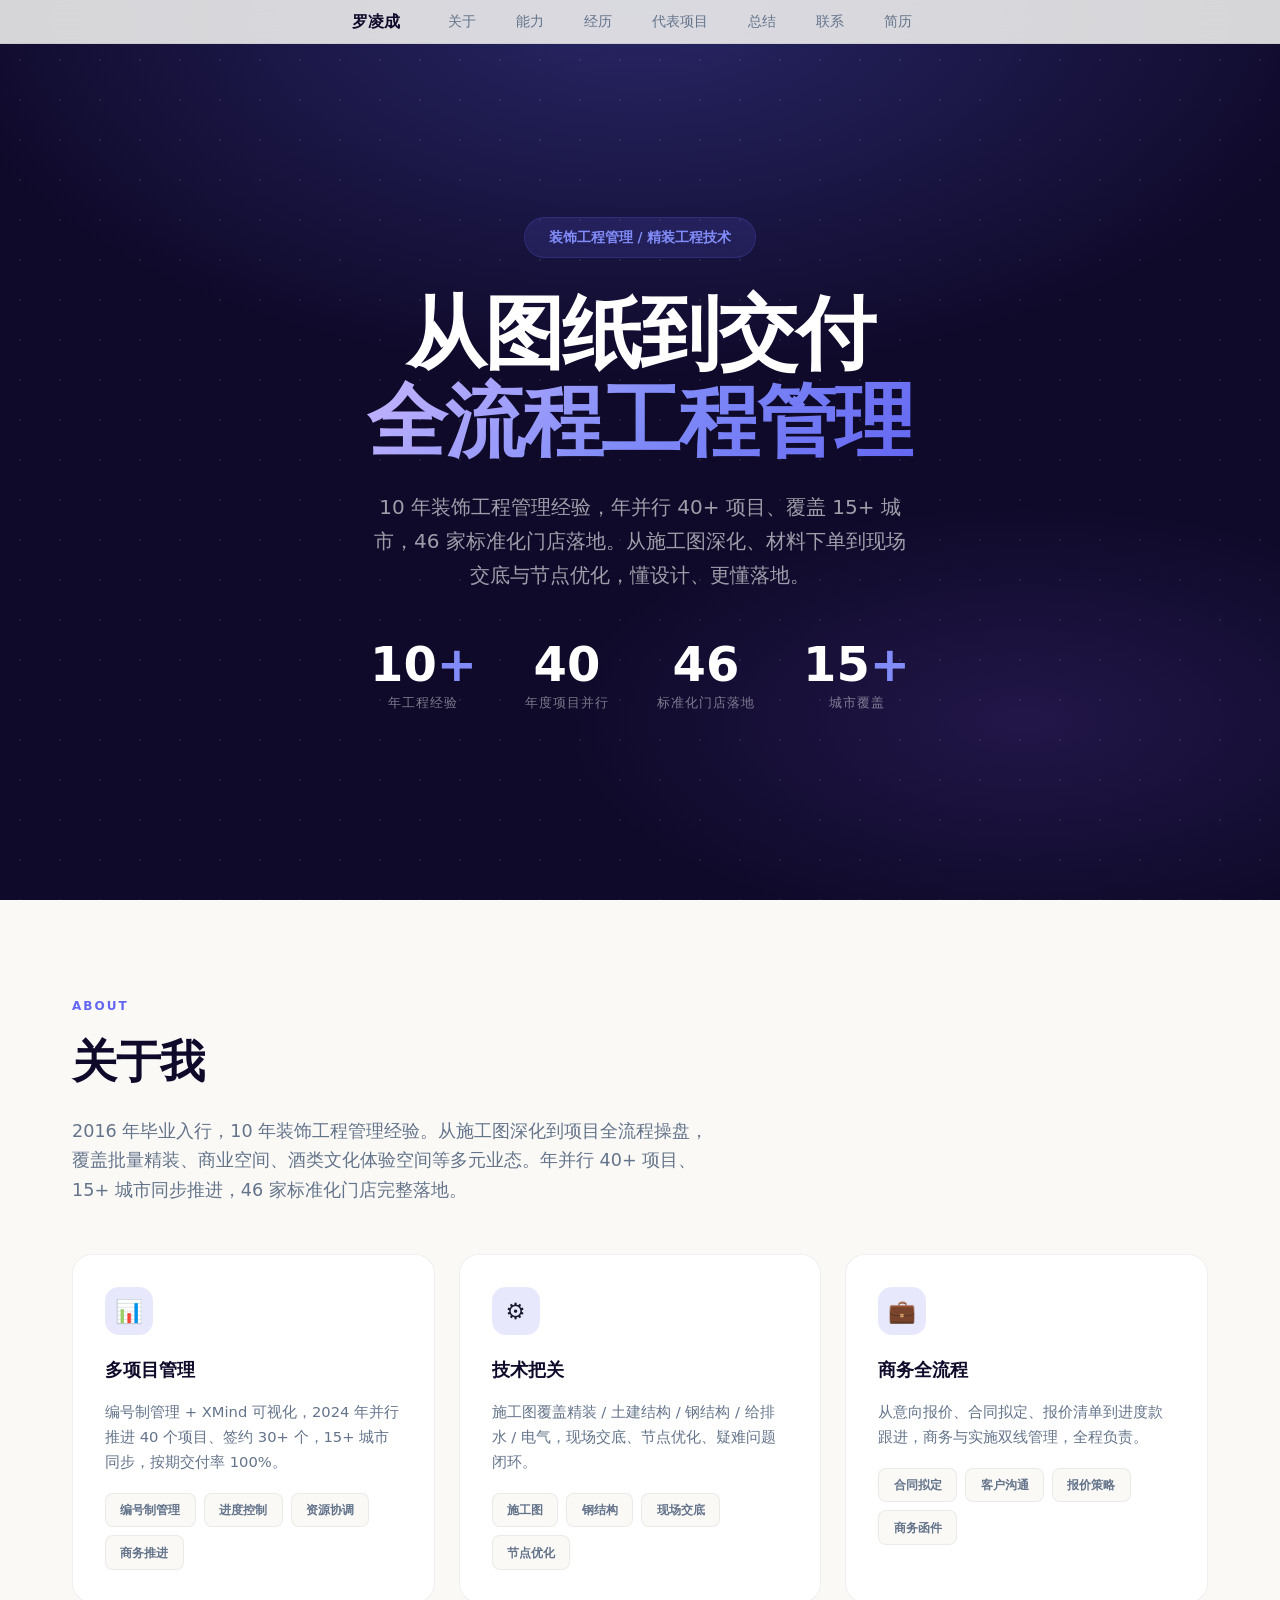
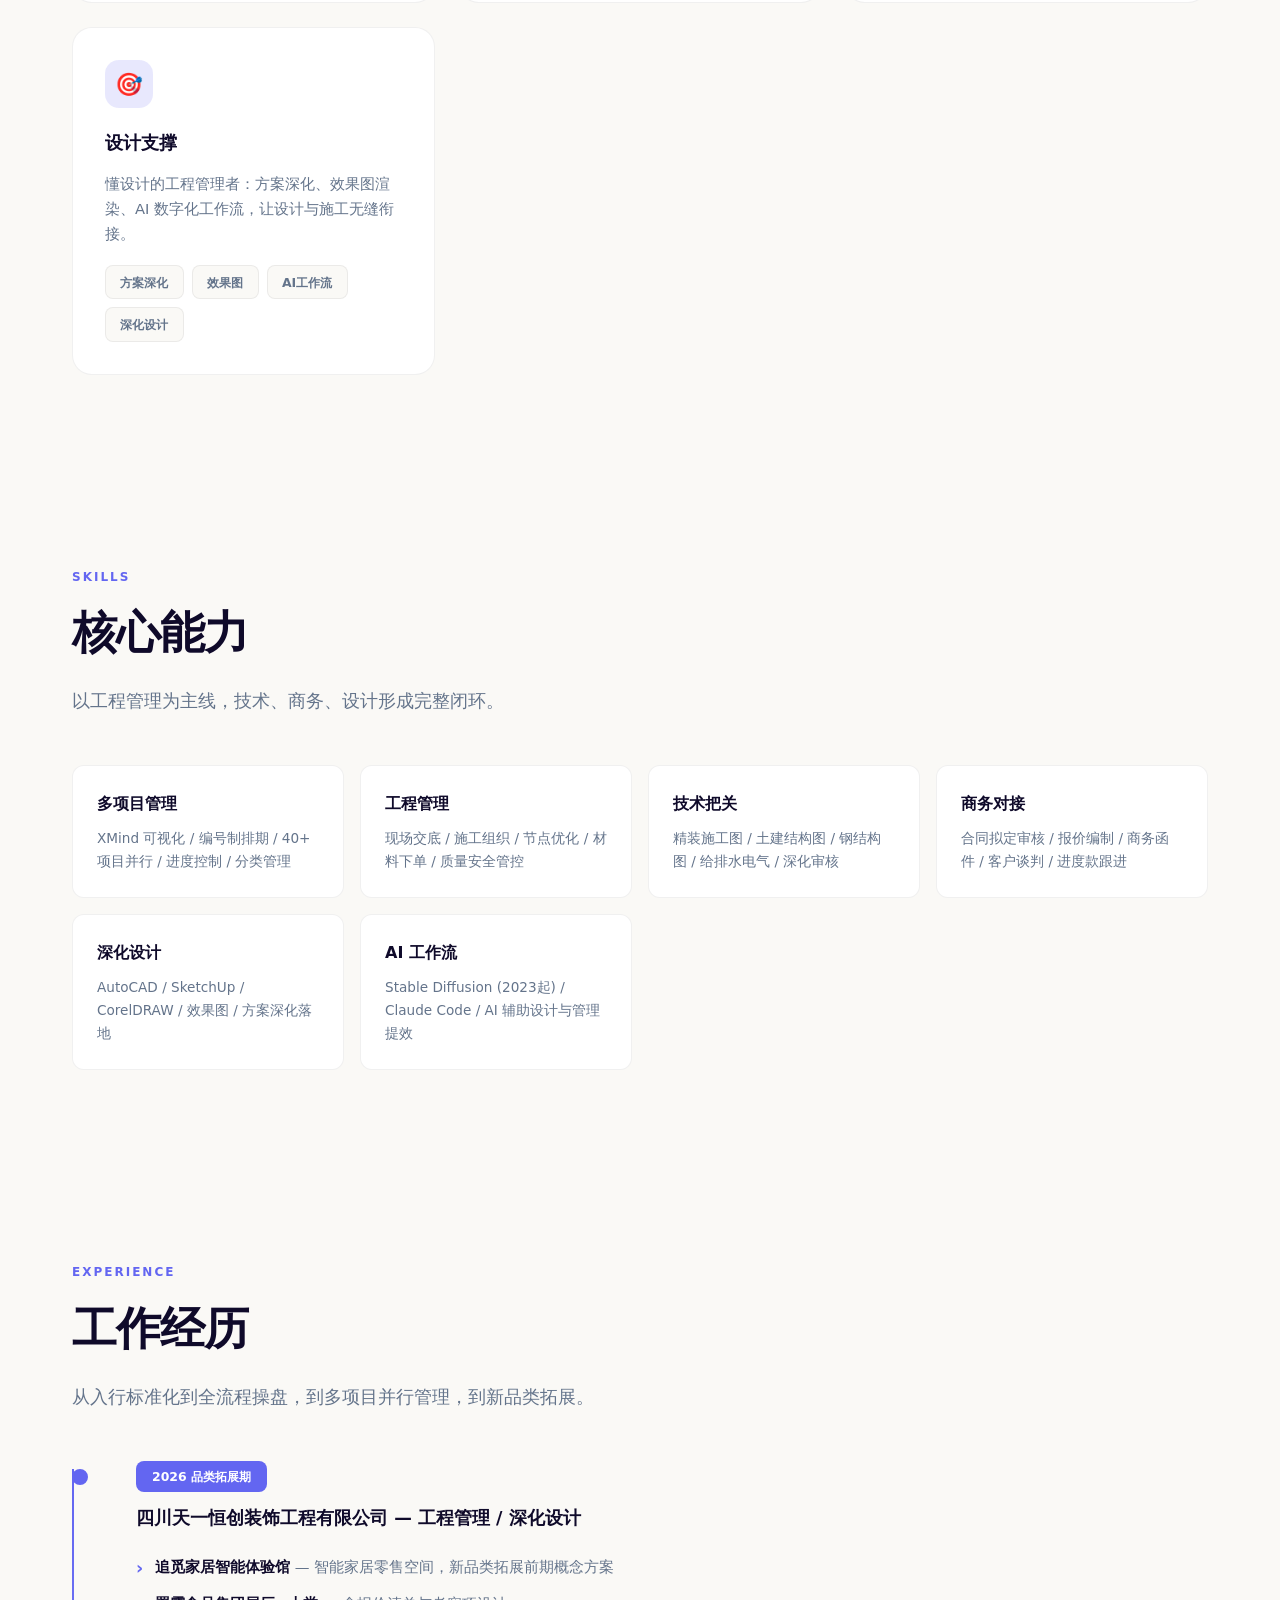
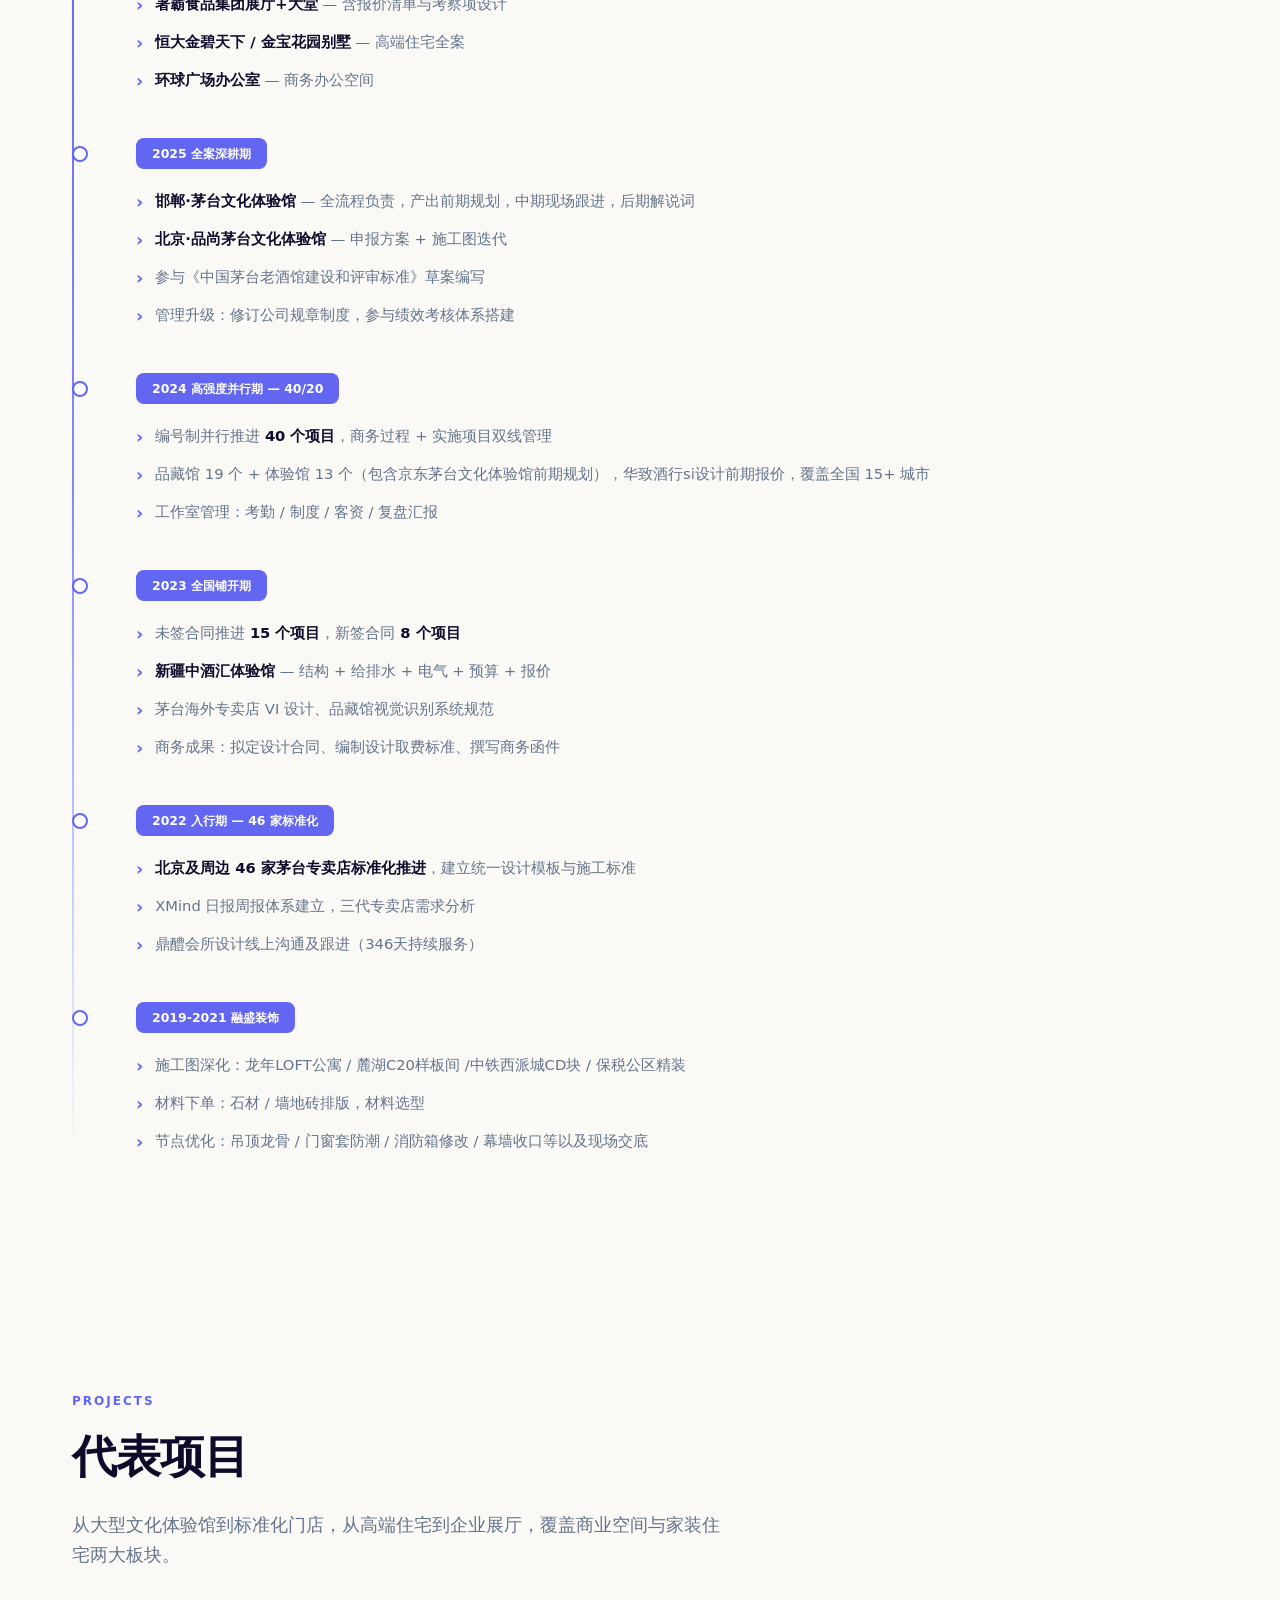
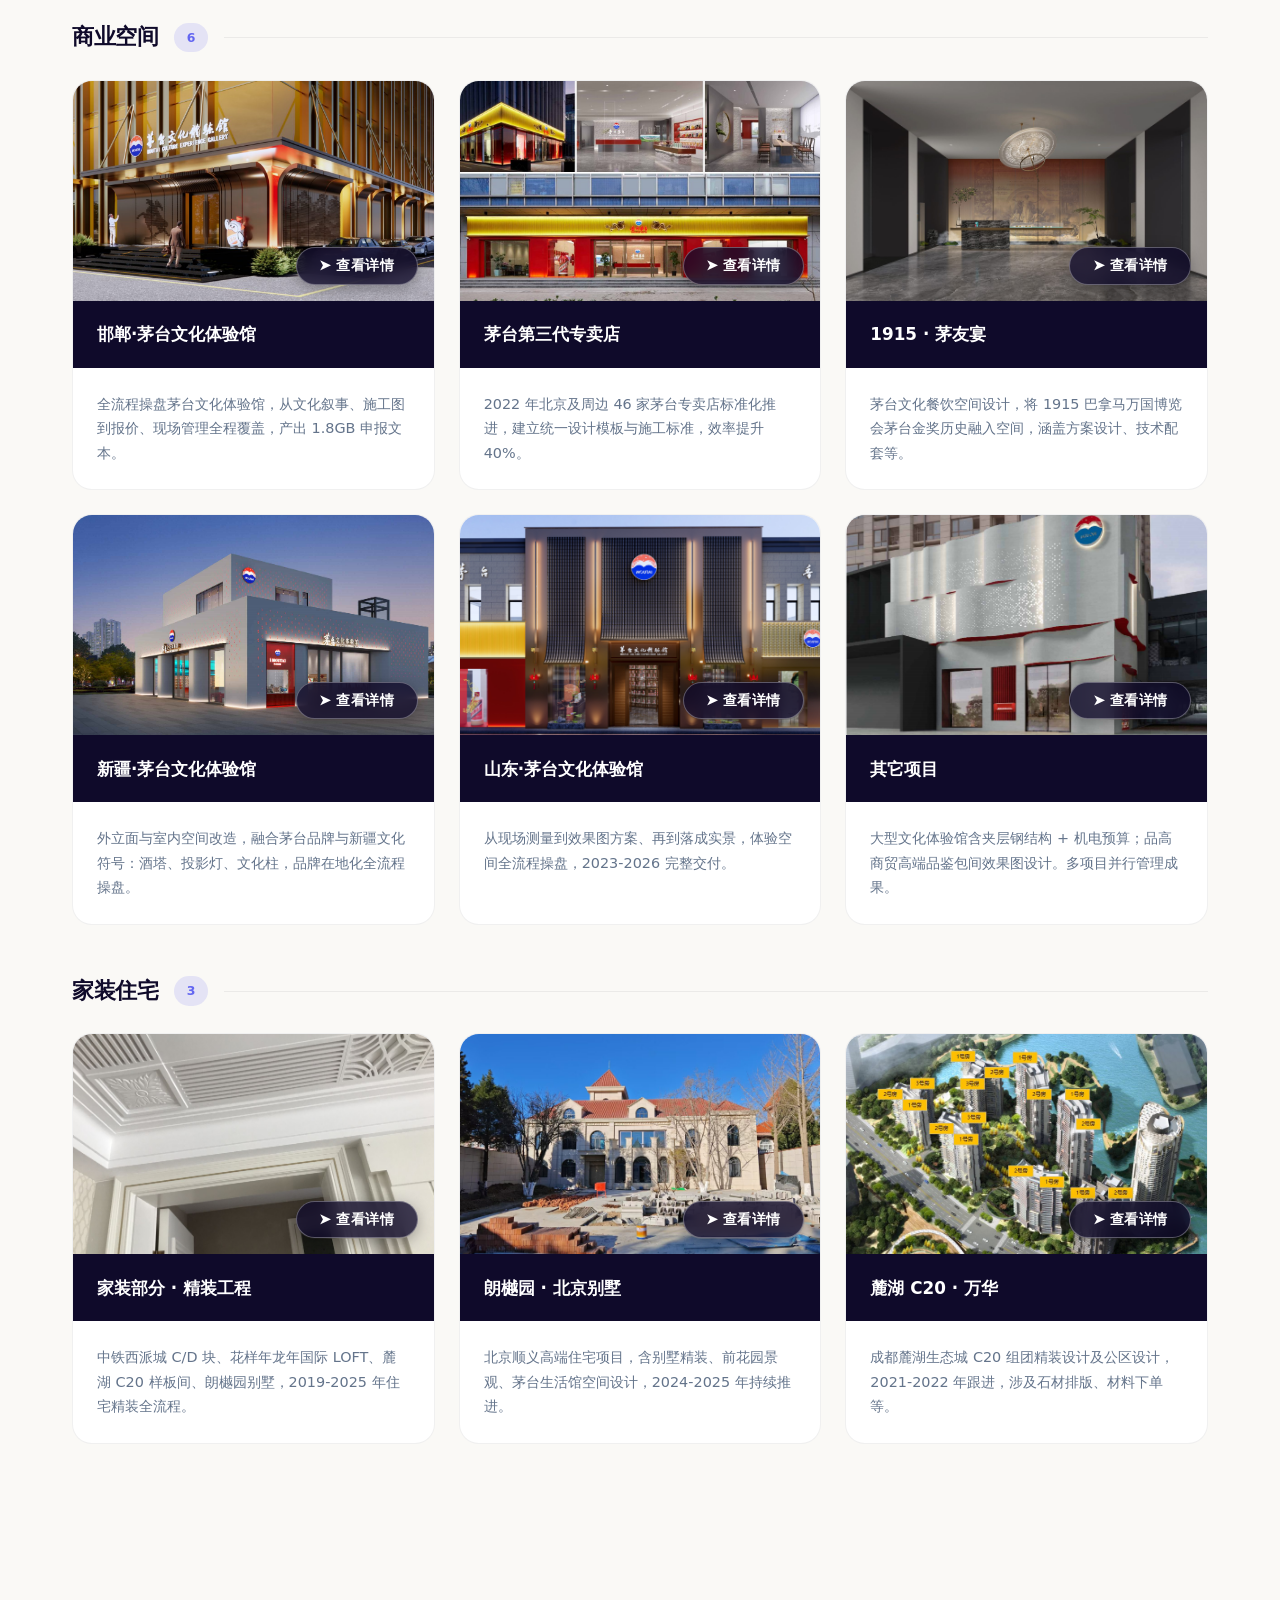
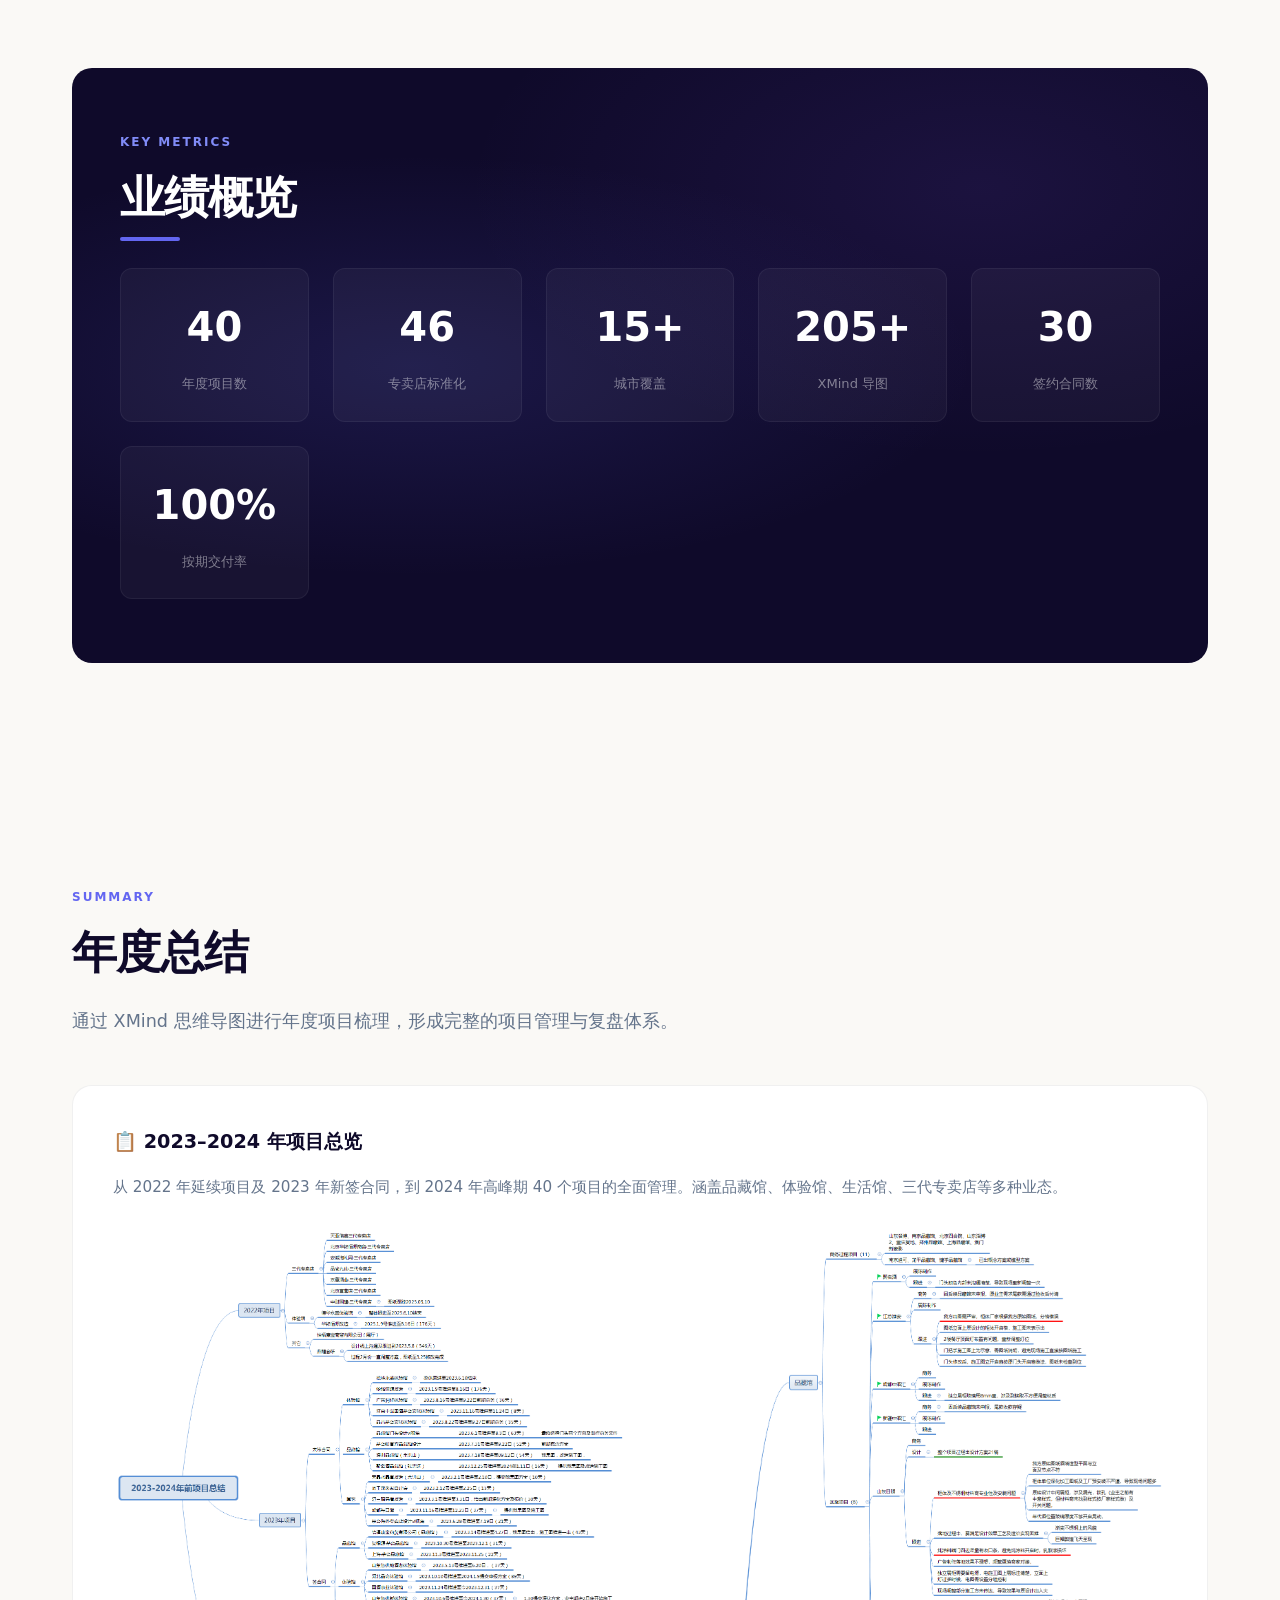
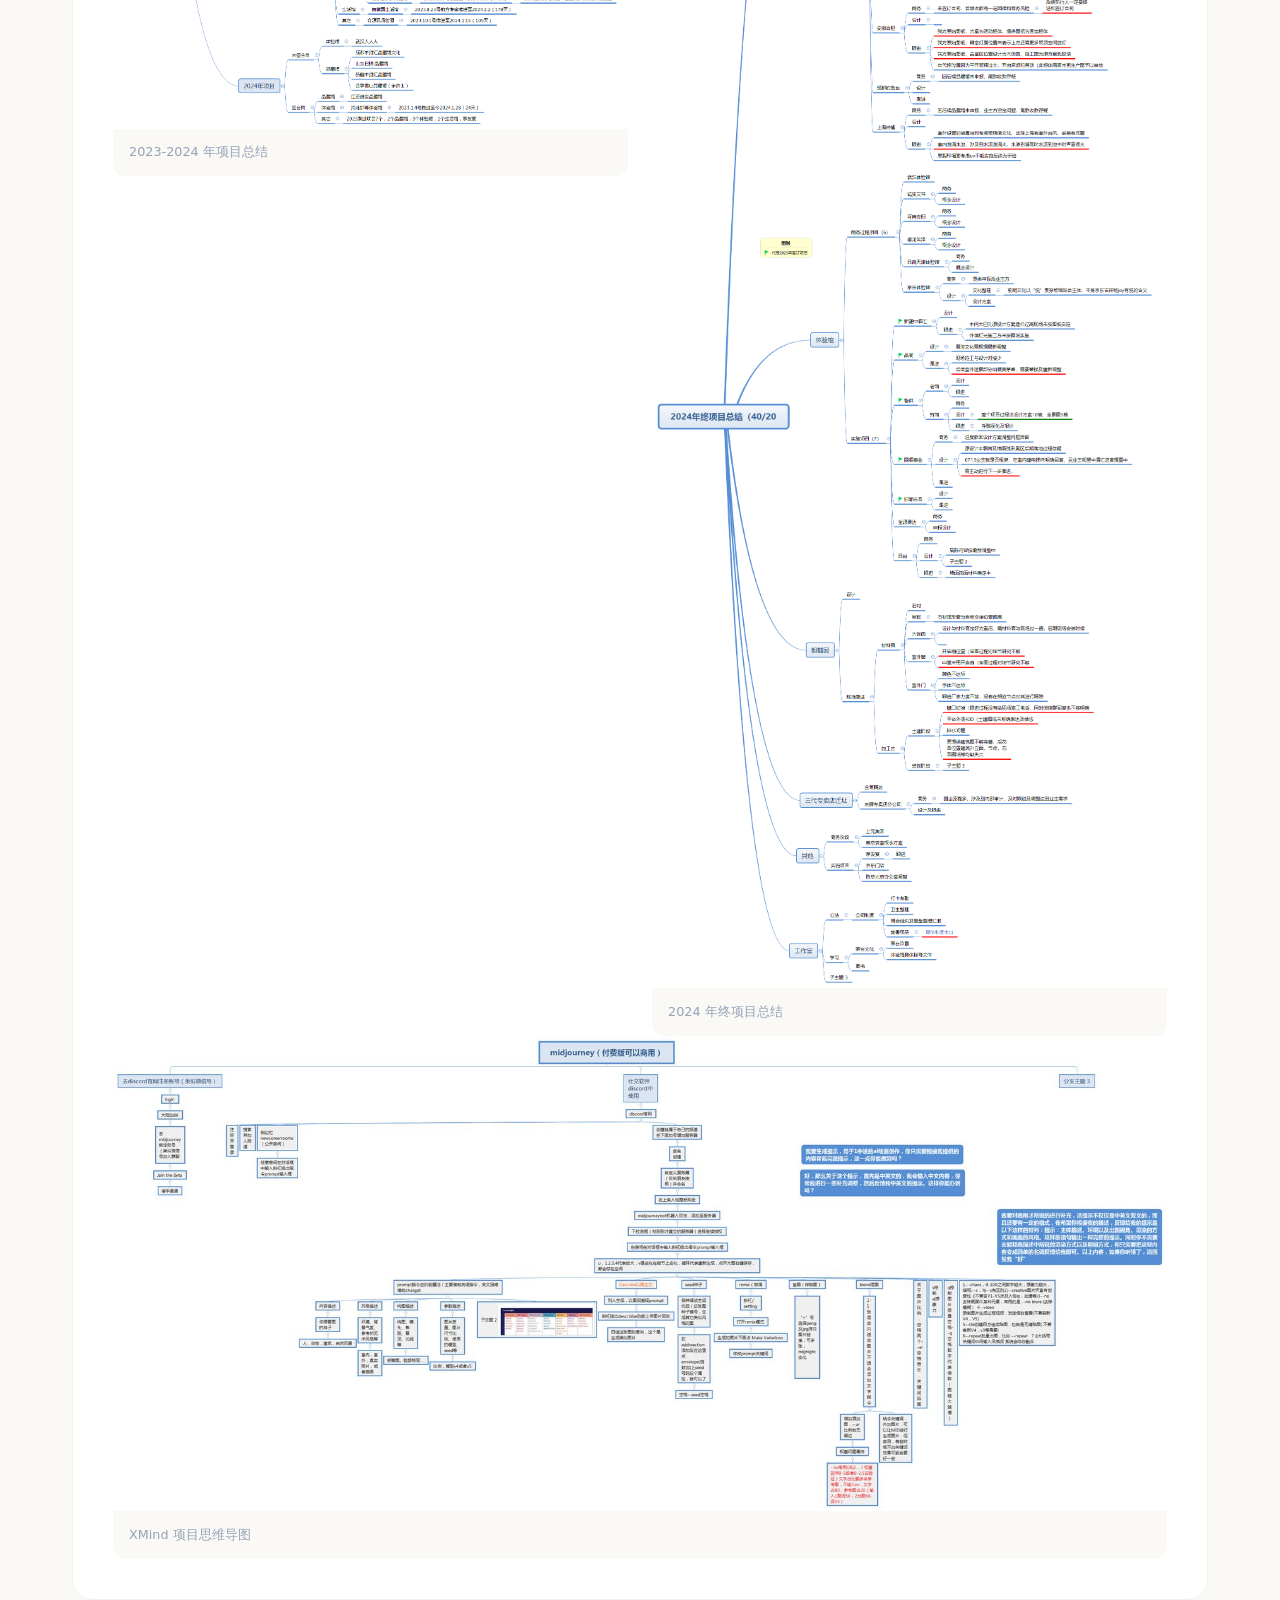
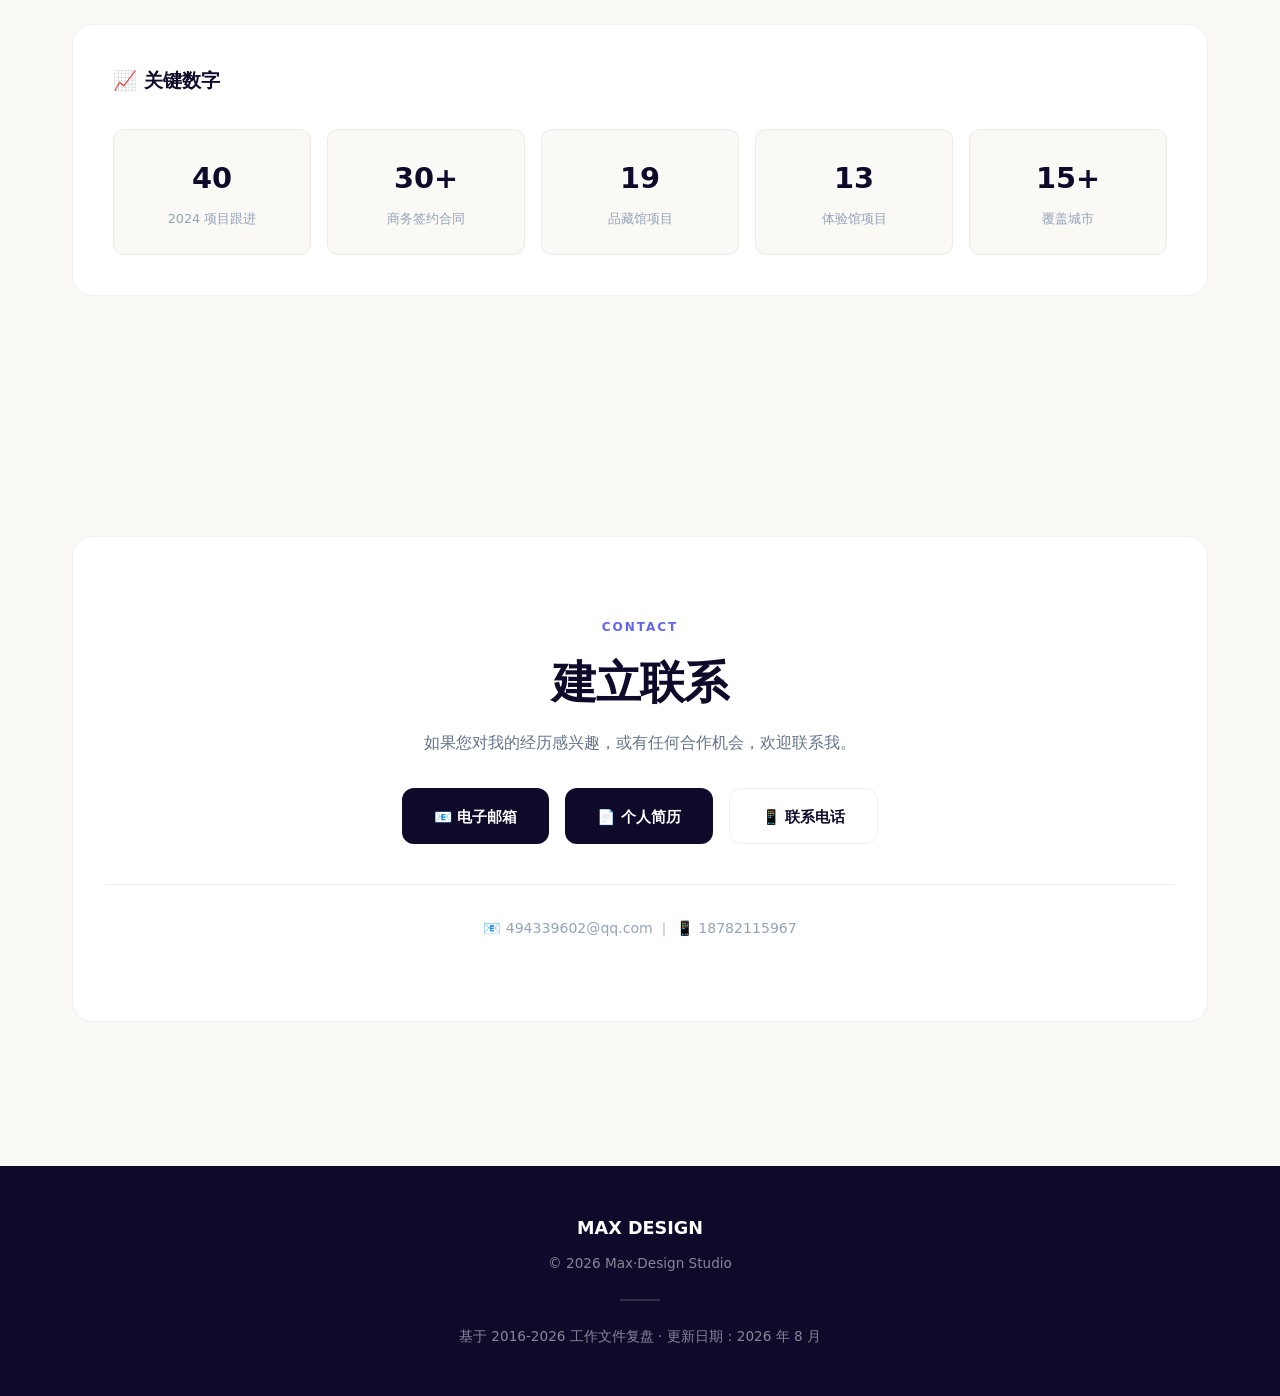
<file: index.html>
<!DOCTYPE html>
<html lang="zh"><head>
    <meta charset="UTF-8">
    <meta name="viewport" content="width=device-width, initial-scale=1.0">
    <meta name="description" content="罗凌成 · 酒类文化体验空间全流程设计师。10年深耕，全流程操盘30+项目，覆盖品藏馆、体验馆、专卖店、高端住宅等业态。从文化叙事到施工图到报价到现场，完整落地。">
    <meta name="keywords" content="空间设计师,商业空间设计,展陈设计,酒文化体验馆,室内设计,施工图深化,CAD,SketchUp,全案设计,项目管理,茅台文化体验馆">
    <meta property="og:title" content="罗凌成 · 空间设计师 — 作品集">
    <meta property="og:description" content="酒类文化体验空间全流程操盘，从文化叙事到空间落地。10年 · 30+项目 · 15城。">
    <meta property="og:image" content="https://mai951.github.io/luo-portfolio/images/project_summary_2023.png">
    <meta property="og:url" content="https://mai951.github.io/luo-portfolio/">
    <meta property="og:type" content="website">
    <title>罗凌成 · 空间设计师 — 作品集</title>
    <style>
        :root {
            --primary: #0f0a2a; --accent: #6366f1; --accent-light: #818cf8;
            --accent-glow: rgba(99,102,241,0.15); --bg: #faf9f6; --card: #ffffff;
            --text: #1a1a2e; --text-secondary: #64748b; --text-muted: #94a3b8;
            --border: rgba(0,0,0,0.06); --shadow-sm: 0 1px 3px rgba(0,0,0,0.04);
            --shadow-md: 0 4px 16px rgba(0,0,0,0.06); --shadow-lg: 0 20px 60px rgba(0,0,0,0.08);
            --radius: 20px; --radius-sm: 12px; --transition: 0.3s cubic-bezier(0.4,0,0.2,1);
        }
        * { margin:0; padding:0; box-sizing:border-box; }
        html { scroll-behavior:smooth; scroll-padding-top:100px; }
        body { font-family:'PingFang SC','Microsoft YaHei','Hiragino Sans GB','WenQuanYi Micro Hei',system-ui,sans-serif; background:var(--bg); color:var(--text); line-height:1.7; overflow-x:hidden; }

        /* === Nav === */
        nav {
            position:fixed; top:0; left:0; width:100%;
            background:rgba(250,249,246,0.85); backdrop-filter:blur(20px);
            padding:0 2rem; display:flex; justify-content:center; align-items:center;
            z-index:999; border-bottom:1px solid var(--border);
        }
        .nav-inner { display:flex; align-items:center; gap:0.5rem; max-width:900px; }
        .nav-logo { font-weight:800; font-size:1rem; color:var(--primary); margin-right:1.5rem; }
        nav a { color:var(--text-secondary); text-decoration:none; font-weight:500; font-size:0.88rem; padding:0.6rem 1rem; border-radius:8px; transition:all var(--transition); }
        nav a:hover, nav a.active { color:var(--primary); background:var(--accent-glow); }

        /* === Header === */
        header {
            min-height:100vh; display:flex; flex-direction:column; align-items:center; justify-content:center;
            text-align:center; padding:6rem 2rem 4rem; position:relative; overflow:hidden; background:var(--primary);
        }
        header::before {
            content:''; position:absolute; inset:0;
            background:radial-gradient(ellipse 80% 60% at 50% 0%,rgba(99,102,241,0.3) 0%,transparent 70%),
            radial-gradient(ellipse 60% 40% at 80% 80%,rgba(139,92,246,0.15) 0%,transparent 60%);
        }
        header::after {
            content:''; position:absolute; inset:0;
            background-image:radial-gradient(rgba(255,255,255,0.08) 1px,transparent 1px);
            background-size:40px 40px;
        }
        .hero-content { position:relative; z-index:1; max-width:800px; }
        .hero-badge {
            display:inline-block; background:rgba(99,102,241,0.15); color:var(--accent-light);
            padding:0.5rem 1.5rem; border-radius:50px; font-size:0.85rem; font-weight:600;
            margin-bottom:2rem; border:1px solid rgba(99,102,241,0.2);
        }
        header h1 {
            font-size:clamp(2.8rem,7vw,5rem); font-weight:900; color:#fff; line-height:1.1;
            margin-bottom:1.5rem; letter-spacing:-2px;
        }
        header h1 .gradient-text {
            background:linear-gradient(135deg,#c4b5fd,#818cf8,#6366f1);
            -webkit-background-clip:text; -webkit-text-fill-color:transparent; background-clip:text;
        }
        header .subtitle { font-size:clamp(1rem,2.5vw,1.25rem); color:rgba(255,255,255,0.6); max-width:550px; margin:0 auto 3rem; }
        .hero-stats { display:flex; justify-content:center; gap:3rem; flex-wrap:wrap; }
        .hero-stat { text-align:center; }
        .hero-stat .num { font-size:clamp(2rem,4vw,3rem); font-weight:800; color:#fff; display:block; line-height:1; }
        .hero-stat .num span { color:var(--accent-light); }
        .hero-stat .label { font-size:0.8rem; color:rgba(255,255,255,0.45); margin-top:0.5rem; font-weight:500; text-transform:uppercase; letter-spacing:1px; }

        /* === Sections === */
        section { padding:6rem 2rem; max-width:1200px; margin:0 auto; }
        .section-label { font-size:0.75rem; font-weight:700; text-transform:uppercase; letter-spacing:2px; color:var(--accent); margin-bottom:0.5rem; }
        section h2 { font-size:clamp(2rem,4vw,2.8rem); font-weight:800; color:var(--primary); letter-spacing:-1px; margin-bottom:1rem; }
        .section-desc { font-size:1.1rem; color:var(--text-secondary); max-width:650px; margin-bottom:3rem; }

        /* === Cards === */
        .about-grid { display:grid; grid-template-columns:repeat(auto-fit,minmax(280px,1fr)); gap:1.5rem; margin-top:2rem; }
        .about-card { background:var(--card); border-radius:var(--radius); padding:2rem; border:1px solid var(--border); transition:all var(--transition); }
        .about-card:hover { transform:translateY(-4px); box-shadow:var(--shadow-lg); }
        .about-card .icon { width:48px; height:48px; border-radius:14px; background:var(--accent-glow); display:flex; align-items:center; justify-content:center; font-size:1.4rem; margin-bottom:1.2rem; }
        .about-card h3 { font-size:1.15rem; font-weight:700; color:var(--primary); margin-bottom:0.8rem; }
        .about-card p { color:var(--text-secondary); font-size:0.92rem; margin-bottom:1.2rem; }
        .tag-group { display:flex; flex-wrap:wrap; gap:0.5rem; }
        .tag { background:var(--bg); color:var(--text-secondary); padding:0.35rem 0.9rem; border-radius:8px; font-size:0.78rem; font-weight:600; border:1px solid var(--border); }

        /* === Skills === */
        .skills-grid { display:grid; grid-template-columns:repeat(auto-fit,minmax(220px,1fr)); gap:1rem; margin-top:2rem; }
        .skill-card { background:var(--card); border:1px solid var(--border); border-radius:var(--radius-sm); padding:1.5rem; transition:all var(--transition); }
        .skill-card:hover { transform:translateY(-2px); box-shadow:var(--shadow-md); }
        .skill-card h3 { font-size:1rem; font-weight:700; color:var(--primary); margin-bottom:0.6rem; }
        .skill-card p { color:var(--text-secondary); font-size:0.85rem; }

        /* === Timeline === */
        .timeline { position:relative; padding-left:2rem; margin-top:3rem; }
        .timeline::before { content:''; position:absolute; left:0; top:8px; bottom:8px; width:2px; background:linear-gradient(180deg,var(--accent),var(--accent-light),transparent); }
        .timeline-item { position:relative; margin-bottom:2.5rem; padding-left:2rem; }
        .timeline-item::before { content:''; position:absolute; left:-2rem; top:8px; width:12px; height:12px; background:var(--card); border:2.5px solid var(--accent); border-radius:50%; }
        .timeline-item:first-child::before { background:var(--accent); }
        .year-badge { display:inline-block; background:var(--accent); color:#fff; padding:0.3rem 1rem; border-radius:8px; font-size:0.78rem; font-weight:700; margin-bottom:0.8rem; }
        .timeline-item h3 { font-size:1.1rem; font-weight:700; color:var(--primary); margin-bottom:0.8rem; }
        .timeline-item ul { list-style:none; }
        .timeline-item li { padding:0.4rem 0; color:var(--text-secondary); font-size:0.92rem; padding-left:1.2rem; position:relative; }
        .timeline-item li::before { content:'›'; position:absolute; left:0; color:var(--accent); font-weight:700; font-size:1.1rem; }
        .timeline-item li strong { color:var(--primary); }

        /* === Projects === */
        .project-group { margin-top:3rem; }
        .project-group-title { display:flex; align-items:center; gap:1rem; font-size:1.35rem; font-weight:800; color:var(--primary); letter-spacing:-0.5px; }
        .project-group-title::after { content:''; flex:1; height:1px; background:var(--border); }
        .project-group-title .gcount { font-size:0.78rem; font-weight:700; color:var(--accent); background:var(--accent-glow); padding:0.25rem 0.8rem; border-radius:50px; }
        .projects-grid { display:grid; grid-template-columns:repeat(auto-fit,minmax(340px,1fr)); gap:1.5rem; margin-top:1.5rem; }
        .project-card { background:var(--card); border-radius:var(--radius); overflow:hidden; border:1px solid var(--border); transition:all 0.4s ease; }
        .project-card:hover { transform:translateY(-6px); box-shadow:var(--shadow-lg); }
        .project-img { width:100%; height:220px; object-fit:cover; display:block; }
        .project-img-wrap { overflow:hidden; position:relative; }
        .detail-btn {
            position:absolute; right:1rem; bottom:1rem; z-index:10;
            background:rgba(15,10,42,0.78); color:#fff;
            border:1px solid rgba(255,255,255,0.3);
            padding:0.55rem 1.4rem; border-radius:50px;
            font-size:0.85rem; font-weight:700; cursor:pointer;
            backdrop-filter:blur(8px); -webkit-backdrop-filter:blur(8px);
            letter-spacing:0.5px; transition:all var(--transition);
            box-shadow:0 4px 15px rgba(0,0,0,0.3);
            display:inline-flex; align-items:center; gap:0.4rem;
        }
        .detail-btn:hover {
            background:var(--accent); border-color:var(--accent);
            transform:translateY(-2px); box-shadow:0 8px 25px rgba(99,102,241,0.45);
        }
        .project-header { background:var(--primary); color:#fff; padding:1.2rem 1.5rem; }
        .project-header h3 { font-size:1.05rem; font-weight:700; }
        .project-body { padding:1.5rem; }
        .project-body p { color:var(--text-secondary); font-size:0.9rem; }
        .project-placeholder { height:220px; background:linear-gradient(135deg,var(--primary) 0%,#1a1a3e 50%,var(--accent) 100%); display:flex; align-items:center; justify-content:center; color:rgba(255,255,255,0.7); font-size:0.95rem; text-align:center; padding:2rem; line-height:1.8; }

        /* === Stats Dark === */
        .stats-dark { background:var(--primary); border-radius:var(--radius); padding:4rem 3rem; margin:2rem 0; position:relative; overflow:hidden; }
        .stats-dark::before { content:''; position:absolute; inset:0; background:radial-gradient(ellipse at 30% 50%,rgba(99,102,241,0.15) 0%,transparent 50%),radial-gradient(ellipse at 80% 20%,rgba(139,92,246,0.1) 0%,transparent 40%); }
        .stats-dark h2 { color:#fff; position:relative; }
        .stats-dark h2::after { content:''; position:absolute; bottom:-5px; left:0; width:60px; height:4px; background:var(--accent); border-radius:2px; }
        .stats-grid-dark { display:grid; grid-template-columns:repeat(auto-fit,minmax(160px,1fr)); gap:1.5rem; margin-top:2rem; position:relative; }
        .stat-block { text-align:center; padding:1.5rem 1rem; border-radius:var(--radius-sm); background:rgba(255,255,255,0.04); border:1px solid rgba(255,255,255,0.06); transition:all var(--transition); }
        .stat-block:hover { background:rgba(255,255,255,0.08); transform:translateY(-3px); }
        .stat-block .number { font-size:clamp(2rem,4vw,2.5rem); font-weight:900; color:#fff; display:block; margin-bottom:0.5rem; }
        .stat-block .label { font-size:0.82rem; color:rgba(255,255,255,0.45); }

        /* === Summary === */
        .summary-section { background:var(--card); border-radius:var(--radius); padding:2.5rem; border:1px solid var(--border); margin-top:2rem; }
        .summary-section h3 { font-size:1.2rem; font-weight:700; color:var(--primary); margin-bottom:1rem; }
        .summary-section>p { color:var(--text-secondary); font-size:0.95rem; margin-bottom:1.5rem; }
        .summary-charts { display:grid; grid-template-columns:repeat(auto-fit,minmax(380px,1fr)); gap:1.5rem; }
        .summary-chart img { width:100%; height:auto; display:block; border-radius:var(--radius-sm); }
        .summary-chart p { padding:0.8rem 1rem; font-size:0.8rem; color:var(--text-muted); background:var(--bg); border-radius:0 0 var(--radius-sm) var(--radius-sm); }
        .summary-stats { display:flex; gap:1rem; flex-wrap:wrap; margin-top:2rem; }
        .summary-stat { background:var(--bg); border-radius:var(--radius-sm); padding:1.5rem; text-align:center; flex:1; min-width:120px; border:1px solid var(--border); }
        .summary-stat .num { font-size:1.8rem; font-weight:800; color:var(--primary); }
        .summary-stat .desc { font-size:0.8rem; color:var(--text-muted); margin-top:0.3rem; }

        /* === Contact === */
        .contact-section { text-align:center; padding:5rem 2rem; background:var(--card); margin:3rem 0; border-radius:var(--radius); border:1px solid var(--border); }
        .contact-section h2 { margin-bottom:0.5rem; }
        .contact-section>p { color:var(--text-secondary); margin-bottom:2rem; }
        .contact-buttons { display:flex; justify-content:center; gap:1rem; flex-wrap:wrap; }
        .btn { display:inline-flex; align-items:center; gap:0.5rem; padding:0.9rem 2rem; background:var(--primary); color:#fff; text-decoration:none; border-radius:12px; font-weight:600; font-size:0.92rem; transition:all var(--transition); }
        .btn:hover { transform:translateY(-2px); box-shadow:0 8px 25px rgba(15,10,42,0.2); }
        .btn-outline { background:transparent; color:var(--primary); border:1px solid var(--border); }
        .btn-outline:hover { background:var(--primary); color:#fff; }
        .access-info { margin-top:2.5rem; padding-top:2rem; border-top:1px solid var(--border); }
        .access-info p { font-size:0.88rem; color:var(--text-muted); }
        .access-info code { background:var(--bg); padding:0.3rem 0.8rem; border-radius:6px; font-size:0.85rem; color:var(--accent); border:1px solid var(--border); }

        /* === Footer === */
        footer { background:var(--primary); color:rgba(255,255,255,0.5); text-align:center; padding:3rem 2rem; }
        footer .brand { display:inline-block; font-weight:800; font-size:1.1rem; color:#fff; margin-bottom:0.5rem; }
        footer p { font-size:0.85rem; }
        footer .divider { width:40px; height:2px; background:rgba(255,255,255,0.15); margin:1.5rem auto; border-radius:1px; }

        /* === Responsive === */
        @media(max-width:768px){ nav{padding:0 1rem;} nav a{padding:0.5rem 0.6rem;font-size:0.8rem;} section{padding:4rem 1.5rem;} .projects-grid,.summary-charts{grid-template-columns:1fr;} .stats-dark{padding:3rem 1.5rem;} }
        @media(max-width:480px){ header{padding:7rem 1rem 3rem;min-height:90vh;} .hero-stats{flex-direction:column;gap:1.5rem;} .contact-buttons{flex-direction:column;align-items:center;} .btn{width:100%;max-width:280px;justify-content:center;} }
    </style>
</head>
<body>

    <!-- Navigation -->
    <nav>
        <div class="nav-inner">
            <span class="nav-logo">罗凌成</span>
            <a href="#about">关于</a>
            <a href="#skills">能力</a>
            <a href="#experience">经历</a>
            <a href="#projects">代表项目</a>
            <a href="#summary">总结</a>
            <a href="#contact">联系</a>
            <a href="简历.html">简历</a>
        </div>
    </nav>

    <!-- Hero -->
    <header>
        <div class="hero-content">
            <div class="hero-badge">装饰工程管理 / 精装工程技术</div>
            <h1>从图纸到交付<br><span class="gradient-text">全流程工程管理</span></h1>
            <p class="subtitle">10 年装饰工程管理经验，年并行 40+ 项目、覆盖 15+ 城市，46 家标准化门店落地。从施工图深化、材料下单到现场交底与节点优化，懂设计、更懂落地。</p>
            <div class="hero-stats">
                <div class="hero-stat">
                    <span class="num">10<span>+</span></span>
                    <span class="label">年工程经验</span>
                </div>
                <div class="hero-stat">
                    <span class="num">40</span>
                    <span class="label">年度项目并行</span>
                </div>
                <div class="hero-stat">
                    <span class="num">46</span>
                    <span class="label">标准化门店落地</span>
                </div>
                <div class="hero-stat">
                    <span class="num">15<span>+</span></span>
                    <span class="label">城市覆盖</span>
                </div>
            </div>
        </div>
    </header>

    <!-- About -->
    <section id="about">
        <div>
            <div class="section-label">About</div>
            <h2>关于我</h2>
            <p class="section-desc">2016 年毕业入行，10 年装饰工程管理经验。从施工图深化到项目全流程操盘，覆盖批量精装、商业空间、酒类文化体验空间等多元业态。年并行 40+ 项目、15+ 城市同步推进，46 家标准化门店完整落地。</p>
        </div>
        <div class="about-grid">
            <div class="about-card">
                <div class="icon">📊</div>
                <h3>多项目管理</h3>
                <p>编号制管理 + XMind 可视化，2024 年并行推进 40 个项目、签约 30+ 个，15+ 城市同步，按期交付率 100%。</p>
                <div class="tag-group">
                    <span class="tag">编号制管理</span>
                    <span class="tag">进度控制</span>
                    <span class="tag">资源协调</span>
                    <span class="tag">商务推进</span>
                </div>
            </div>
            <div class="about-card">
                <div class="icon">⚙️</div>
                <h3>技术把关</h3>
                <p>施工图覆盖精装 / 土建结构 / 钢结构 / 给排水 / 电气，现场交底、节点优化、疑难问题闭环。</p>
                <div class="tag-group">
                    <span class="tag">施工图</span>
                    <span class="tag">钢结构</span>
                    <span class="tag">现场交底</span>
                    <span class="tag">节点优化</span>
                </div>
            </div>
            <div class="about-card">
                <div class="icon">💼</div>
                <h3>商务全流程</h3>
                <p>从意向报价、合同拟定、报价清单到进度款跟进，商务与实施双线管理，全程负责。</p>
                <div class="tag-group">
                    <span class="tag">合同拟定</span>
                    <span class="tag">客户沟通</span>
                    <span class="tag">报价策略</span>
                    <span class="tag">商务函件</span>
                </div>
            </div>
            <div class="about-card">
                <div class="icon">🎯</div>
                <h3>设计支撑</h3>
                <p>懂设计的工程管理者：方案深化、效果图渲染、AI 数字化工作流，让设计与施工无缝衔接。</p>
                <div class="tag-group">
                    <span class="tag">方案深化</span>
                    <span class="tag">效果图</span>
                    <span class="tag">AI工作流</span>
                    <span class="tag">深化设计</span>
                </div>
            </div>
        </div>
    </section>

    <!-- Skills -->
    <section id="skills">
        <div>
            <div class="section-label">Skills</div>
            <h2>核心能力</h2>
            <p class="section-desc">以工程管理为主线，技术、商务、设计形成完整闭环。</p>
        </div>
        <div class="skills-grid">
            <div class="skill-card">
                <h3>多项目管理</h3>
                <p>XMind 可视化 / 编号制排期 / 40+ 项目并行 / 进度控制 / 分类管理</p>
            </div>
            <div class="skill-card">
                <h3>工程管理</h3>
                <p>现场交底 / 施工组织 / 节点优化 / 材料下单 / 质量安全管控</p>
            </div>
            <div class="skill-card">
                <h3>技术把关</h3>
                <p>精装施工图 / 土建结构图 / 钢结构图 / 给排水电气 / 深化审核</p>
            </div>
            <div class="skill-card">
                <h3>商务对接</h3>
                <p>合同拟定审核 / 报价编制 / 商务函件 / 客户谈判 / 进度款跟进</p>
            </div>
            <div class="skill-card">
                <h3>深化设计</h3>
                <p>AutoCAD / SketchUp / CorelDRAW / 效果图 / 方案深化落地</p>
            </div>
            <div class="skill-card">
                <h3>AI 工作流</h3>
                <p>Stable Diffusion (2023起) / Claude Code / AI 辅助设计与管理提效</p>
            </div>
        </div>
    </section>

    <!-- Experience -->
    <section id="experience">
        <div>
            <div class="section-label">Experience</div>
            <h2>工作经历</h2>
            <p class="section-desc">从入行标准化到全流程操盘，到多项目并行管理，到新品类拓展。</p>
        </div>
        <div class="timeline">
            <div class="timeline-item">
                <span class="year-badge">2026 品类拓展期</span>
                <h3>四川天一恒创装饰工程有限公司 — 工程管理 / 深化设计</h3>
                <ul>
                    <li><strong>追觅家居智能体验馆</strong> — 智能家居零售空间，新品类拓展前期概念方案</li>
                    <li><strong>署霸食品集团展厅+大堂</strong> — 含报价清单与考察项设计</li>
                    <li><strong>恒大金碧天下 / 金宝花园别墅</strong> — 高端住宅全案</li>
                    <li><strong>环球广场办公室</strong> — 商务办公空间</li>
                </ul>
            </div>
            <div class="timeline-item">
                <span class="year-badge">2025 全案深耕期</span>
                <ul>
                    <li><strong>邯郸·茅台文化体验馆</strong> — 全流程负责，产出前期规划，中期现场跟进，后期解说词</li>
                    <li><strong>北京·品尚茅台文化体验馆</strong> — 申报方案 + 施工图迭代</li>
                    <li>参与《中国茅台老酒馆建设和评审标准》草案编写</li>
                    <li>管理升级：修订公司规章制度，参与绩效考核体系搭建</li>
                </ul>
            </div>
            <div class="timeline-item">
                <span class="year-badge">2024 高强度并行期 — 40/20</span>
                <ul>
                    <li>编号制并行推进 <strong>40 个项目</strong>，商务过程 + 实施项目双线管理</li>
                    <li>品藏馆 19 个 + 体验馆 13 个（包含京东茅台文化体验馆前期规划），华致酒行si设计前期报价，覆盖全国 15+ 城市</li>
                    <li>工作室管理：考勤 / 制度 / 客资 / 复盘汇报</li>
                </ul>
            </div>
            <div class="timeline-item">
                <span class="year-badge">2023 全国铺开期</span>
                <ul>
                    <li>未签合同推进 <strong>15 个项目</strong>，新签合同 <strong>8 个项目</strong></li>
                    <li><strong>新疆中酒汇体验馆</strong> — 结构 + 给排水 + 电气 + 预算 + 报价</li>
                    <li>茅台海外专卖店 VI 设计、品藏馆视觉识别系统规范</li>
                    <li>商务成果：拟定设计合同、编制设计取费标准、撰写商务函件</li>
                </ul>
            </div>
            <div class="timeline-item">
                <span class="year-badge">2022 入行期 — 46 家标准化</span>
                <ul>
                    <li><strong>北京及周边 46 家茅台专卖店标准化推进</strong>，建立统一设计模板与施工标准</li>
                    <li>XMind 日报周报体系建立，三代专卖店需求分析</li>
                    <li>鼎醴会所设计线上沟通及跟进（346天持续服务）</li>
                </ul>
            </div>
            <div class="timeline-item">
                <span class="year-badge">2019-2021 融盛装饰</span>
                <ul>
                    <li>施工图深化：龙年LOFT公寓 / 麓湖C20样板间 /中铁西派城CD块 / 保税公区精装</li>
                    <li>材料下单：石材 / 墙地砖排版，材料选型</li>
                    <li>节点优化：吊顶龙骨 / 门窗套防潮 / 消防箱修改 / 幕墙收口等以及现场交底</li>
                </ul>
            </div>
        </div>
    </section>

    <!-- Projects -->
    <section id="projects">
        <div>
            <div class="section-label">Projects</div>
            <h2>代表项目</h2>
            <p class="section-desc">从大型文化体验馆到标准化门店，从高端住宅到企业展厅，覆盖商业空间与家装住宅两大板块。</p>
        </div>

        <!-- 商业空间 -->
        <div class="project-group">
            <div class="project-group-title">商业空间 <span class="gcount">6</span></div>
            <div class="projects-grid">
            <div class="project-card" onclick="window.open('项目/邯郸茅台文化体验馆/index.html','_blank')" style="cursor:pointer;">
                <div class="project-img-wrap">
                    <img src="images/邯郸茅台文化体验馆/1.png" alt="邯郸茅台文化体验馆" class="project-img" onerror="this.style.opacity=0">
                <button class="detail-btn">➤ 查看详情</button>
                </div>
                <div class="project-header">
                    <h3>邯郸·茅台文化体验馆</h3>
                </div>
                <div class="project-body">
                    <p>全流程操盘茅台文化体验馆，从文化叙事、施工图到报价、现场管理全程覆盖，产出 1.8GB 申报文本。</p>
                </div>
            </div>
            <div class="project-card" onclick="window.open('项目/茅台专卖店/index.html','_blank')" style="cursor:pointer;">
                <div class="project-img-wrap">
                    <img src="images/茅台专卖店/1.png" alt="茅台专卖店" class="project-img" onerror="this.style.opacity=0">
                <button class="detail-btn">➤ 查看详情</button>
                </div>
                <div class="project-header">
                    <h3>茅台第三代专卖店</h3>
                </div>
                <div class="project-body">
                    <p>2022 年北京及周边 46 家茅台专卖店标准化推进，建立统一设计模板与施工标准，效率提升 40%。</p>
                </div>
            </div>
            <div class="project-card" onclick="window.open('项目/茅友宴/index.html','_blank')" style="cursor:pointer;">
                <div class="project-img-wrap">
                    <img src="images/茅友宴/1.jpg" alt="茅友宴" class="project-img" onerror="this.style.opacity=0">
                <button class="detail-btn">➤ 查看详情</button>
                </div>
                <div class="project-header">
                    <h3>1915 · 茅友宴</h3>
                </div>
                <div class="project-body">
                    <p>茅台文化餐饮空间设计，将 1915 巴拿马万国博览会茅台金奖历史融入空间，涵盖方案设计、技术配套等。</p>
                </div>
            </div>
            <div class="project-card" onclick="window.open('项目/新疆茅台文化体验馆/index.html','_blank')" style="cursor:pointer;">
                <div class="project-img-wrap">
                    <img src="images/新疆茅台文化体验馆/1.png" alt="新疆茅台文化体验馆" class="project-img" onerror="this.style.opacity=0">
                <button class="detail-btn">➤ 查看详情</button>
                </div>
                <div class="project-header">
                    <h3>新疆·茅台文化体验馆</h3>
                </div>
                <div class="project-body">
                    <p>外立面与室内空间改造，融合茅台品牌与新疆文化符号：酒塔、投影灯、文化柱，品牌在地化全流程操盘。</p>
                </div>
            </div>
            <div class="project-card" onclick="window.open('项目/山东茅台文化体验馆/index.html','_blank')" style="cursor:pointer;">
                <div class="project-img-wrap">
                    <img src="images/山东茅台文化体验馆/1.png" alt="山东茅台文化体验馆" class="project-img" onerror="this.style.opacity=0">
                <button class="detail-btn">➤ 查看详情</button>
                </div>
                <div class="project-header">
                    <h3>山东·茅台文化体验馆</h3>
                </div>
                <div class="project-body">
                    <p>从现场测量到效果图方案、再到落成实景，体验空间全流程操盘，2023-2026 完整交付。</p>
                </div>
            </div>
            <div class="project-card" onclick="window.open('项目/其他/index.html','_blank')" style="cursor:pointer;">
                <div class="project-img-wrap">
                    <img src="images/其他/1.png" alt="其它项目" class="project-img" onerror="this.style.opacity=0">
                <button class="detail-btn">➤ 查看详情</button>
                </div>
                <div class="project-header">
                    <h3>其它项目</h3>
                </div>
                <div class="project-body">
                    <p>大型文化体验馆含夹层钢结构 + 机电预算；品高商贸高端品鉴包间效果图设计。多项目并行管理成果。</p>
                </div>
            </div>
            </div>
        </div>

        <!-- 家装住宅 -->
        <div class="project-group">
            <div class="project-group-title">家装住宅 <span class="gcount">3</span></div>
            <div class="projects-grid">
            <div class="project-card" onclick="window.open('项目/家装部分/index.html','_blank')" style="cursor:pointer;">
                <div class="project-img-wrap">
                    <img src="images/家装部分/xipai_4510.jpg" alt="家装部分" class="project-img" onerror="this.style.opacity=0">
                <button class="detail-btn">➤ 查看详情</button>
                </div>
                <div class="project-header">
                    <h3>家装部分 · 精装工程</h3>
                </div>
                <div class="project-body">
                    <p>中铁西派城 C/D 块、花样年龙年国际 LOFT、麓湖 C20 样板间、朗樾园别墅，2019-2025 年住宅精装全流程。</p>
                </div>
            </div>
            <div class="project-card" onclick="window.open('项目/朗樾园/index.html','_blank')" style="cursor:pointer;">
                <div class="project-img-wrap">
                    <img src="images/朗樾园/1.jpg" alt="朗樾园" class="project-img" onerror="this.style.opacity=0">
                <button class="detail-btn">➤ 查看详情</button>
                </div>
                <div class="project-header">
                    <h3>朗樾园 · 北京别墅</h3>
                </div>
                <div class="project-body">
                    <p>北京顺义高端住宅项目，含别墅精装、前花园景观、茅台生活馆空间设计，2024-2025 年持续推进。</p>
                </div>
            </div>
            <div class="project-card" onclick="window.open('项目/麓湖C20/index.html','_blank')" style="cursor:pointer;">
                <div class="project-img-wrap">
                    <img src="images/麓湖C20/1.png" alt="麓湖C20" class="project-img" onerror="this.style.opacity=0">
                <button class="detail-btn">➤ 查看详情</button>
                </div>
                <div class="project-header">
                    <h3>麓湖 C20 · 万华</h3>
                </div>
                <div class="project-body">
                    <p>成都麓湖生态城 C20 组团精装设计及公区设计，2021-2022 年跟进，涉及石材排版、材料下单等。</p>
                </div>
            </div>
            </div>
        </div>
    </section>

    <!-- Stats Dark -->
    <section id="stats">
        <div class="stats-dark">
            <div class="section-label" style="color:var(--accent-light);">Key Metrics</div>
            <h2>业绩概览</h2>
            <div class="stats-grid-dark">
                <div class="stat-block"><span class="number">40</span><span class="label">年度项目数</span></div>
                <div class="stat-block"><span class="number">46</span><span class="label">专卖店标准化</span></div>
                <div class="stat-block"><span class="number">15+</span><span class="label">城市覆盖</span></div>
                <div class="stat-block"><span class="number">205+</span><span class="label">XMind 导图</span></div>
                <div class="stat-block"><span class="number">30</span><span class="label">签约合同数</span></div>
                <div class="stat-block"><span class="number">100%</span><span class="label">按期交付率</span></div>
            </div>
        </div>
    </section>

    <!-- Summary -->
    <section id="summary">
        <div>
            <div class="section-label">Summary</div>
            <h2>年度总结</h2>
            <p class="section-desc">通过 XMind 思维导图进行年度项目梳理，形成完整的项目管理与复盘体系。</p>
        </div>
        <div class="summary-section">
            <h3>📋 2023–2024 年项目总览</h3>
            <p>从 2022 年延续项目及 2023 年新签合同，到 2024 年高峰期 40 个项目的全面管理。涵盖品藏馆、体验馆、生活馆、三代专卖店等多种业态。</p>
            <div class="summary-charts">
                <div class="summary-chart"><img src="images/project_summary_2023.png" alt="2023-2024项目总结"><p>2023-2024 年项目总结</p></div>
                <div class="summary-chart"><img src="images/project_summary_2024.png" alt="2024年终项目总结"><p>2024 年终项目总结</p></div>
            </div>
                <div class="summary-chart"><img src="images/mj.png" alt="XMind思维导图"><p>XMind 项目思维导图</p></div>
        </div>
        <div class="summary-section" style="margin-top:1.5rem;">
            <h3>📈 关键数字</h3>
            <div class="summary-stats">
                <div class="summary-stat"><div class="num">40</div><div class="desc">2024 项目跟进</div></div>
                <div class="summary-stat"><div class="num">30+</div><div class="desc">商务签约合同</div></div>
                <div class="summary-stat"><div class="num">19</div><div class="desc">品藏馆项目</div></div>
                <div class="summary-stat"><div class="num">13</div><div class="desc">体验馆项目</div></div>
                <div class="summary-stat"><div class="num">15+</div><div class="desc">覆盖城市</div></div>
            </div>
        </div>
    </section>

    <!-- Contact -->
    <section id="contact">
        <div class="contact-section">
            <div class="section-label">Contact</div>
            <h2>建立联系</h2>
            <p>如果您对我的经历感兴趣，或有任何合作机会，欢迎联系我。</p>
            <div class="contact-buttons">
                <a href="mailto:494339602@qq.com" class="btn">📧 电子邮箱</a>
                <a href="简历.html" class="btn">📄 个人简历</a>
                <a href="tel:18782115967" class="btn btn-outline">📱 联系电话</a>
            </div>
            <div class="access-info">
                <p>📧 494339602@qq.com ｜ 📱 18782115967</p>
            </div>
        </div>
    </section>

    <!-- Footer -->
    <footer>
        <div class="brand">MAX DESIGN</div>
        <p>© 2026 Max·Design Studio</p>
        <div class="divider"></div>
        <p>基于 2016-2026 工作文件复盘 · 更新日期：2026 年 8 月</p>
    </footer>





    <script>
        // Detail button: reuse parent card link
        document.querySelectorAll('.detail-btn').forEach(function(btn) {
            btn.addEventListener('click', function(e) {
                e.stopPropagation();
                e.preventDefault();
                var card = this.closest('.project-card');
                if (!card) return;
                var m = card.getAttribute('onclick');
                if (m) {
                    var url = m.match(/'([^']+)'/);
                    if (url) window.open(url[1], '_blank');
                }
            });
        });
    </script>
</body></html>
</file>
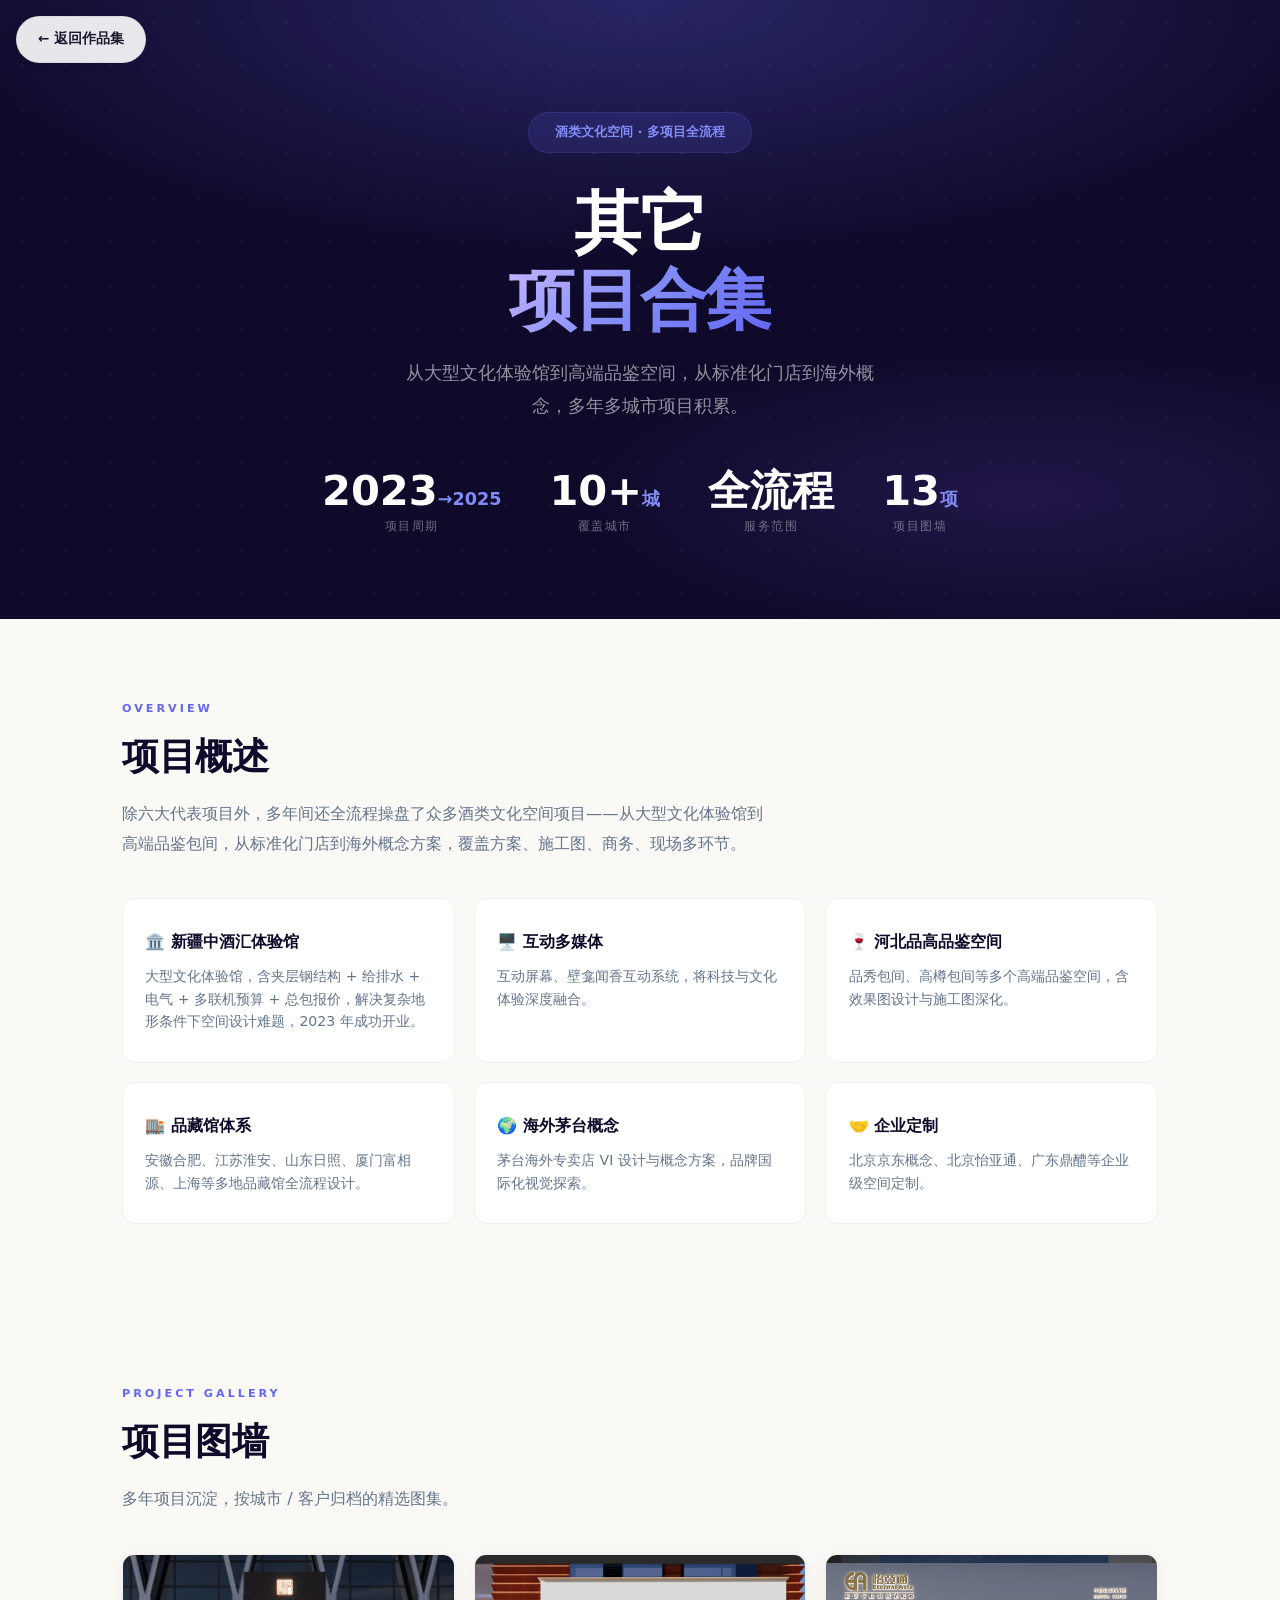
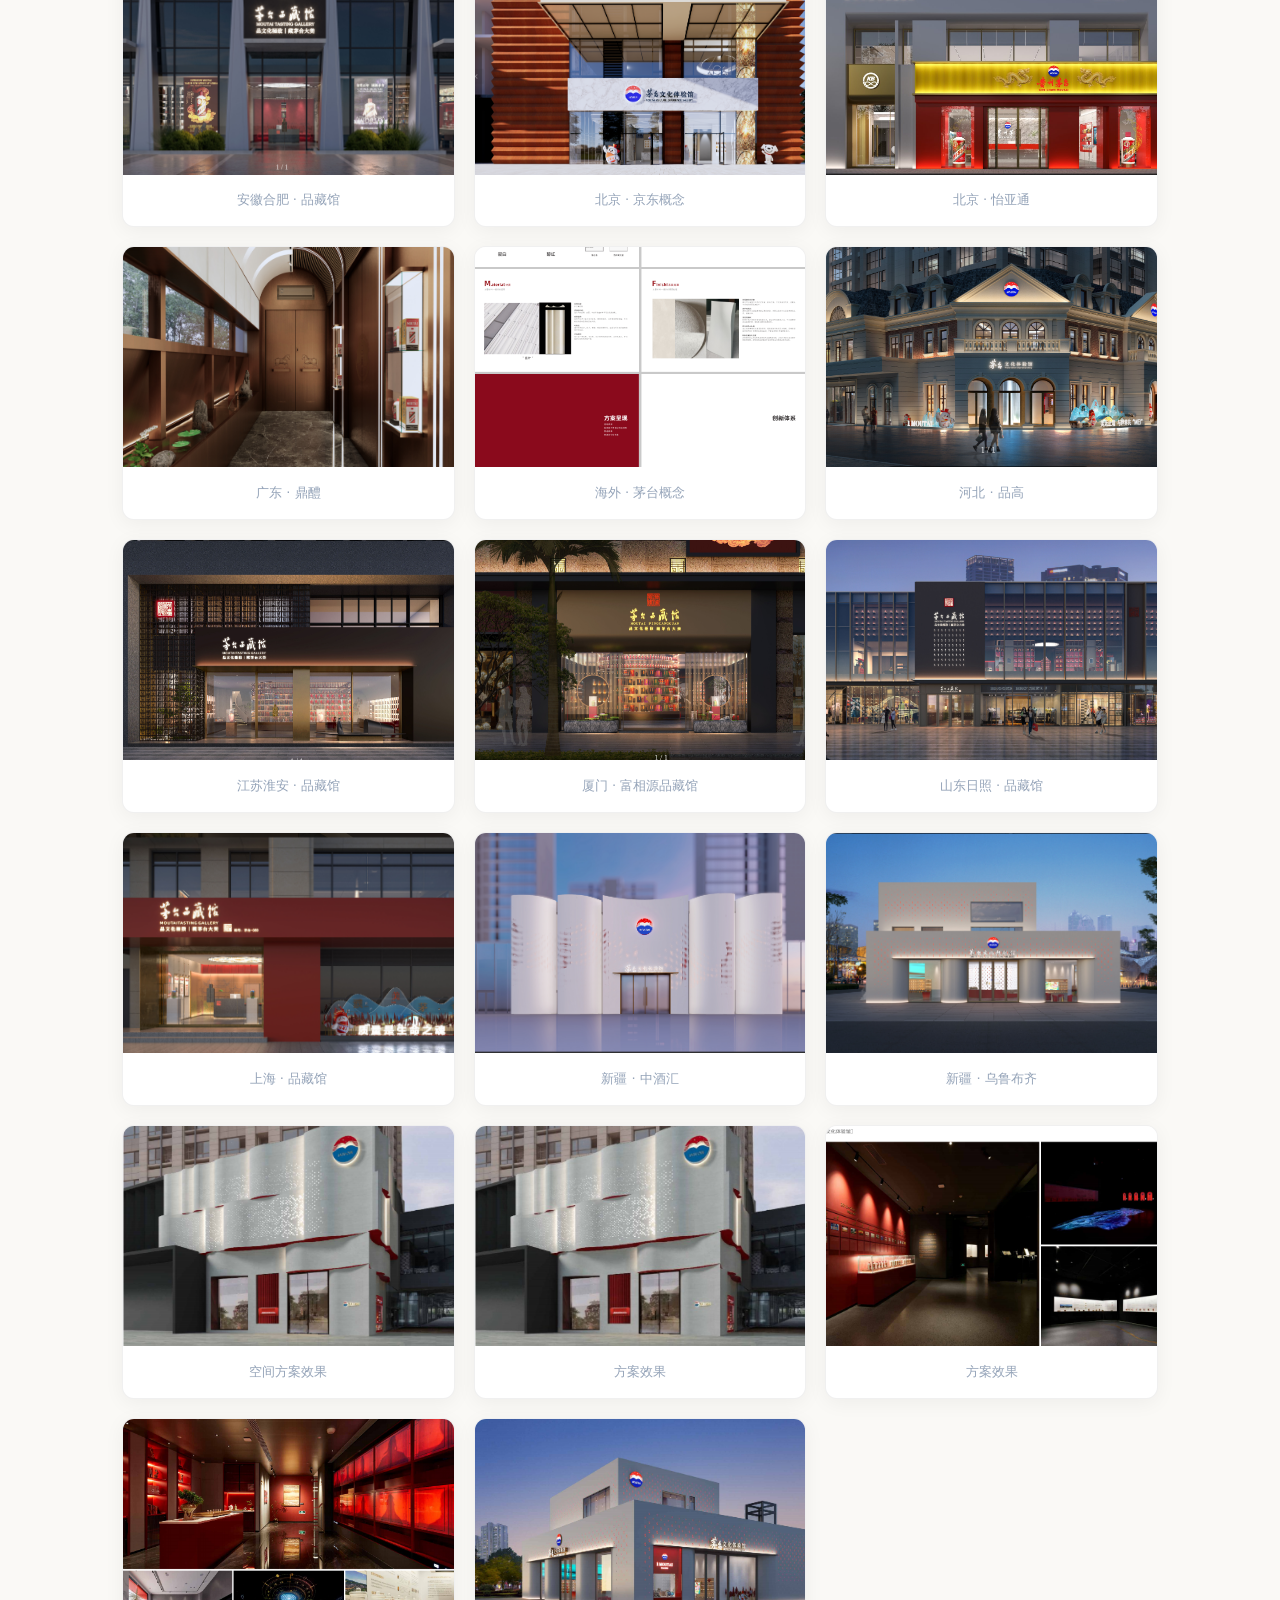
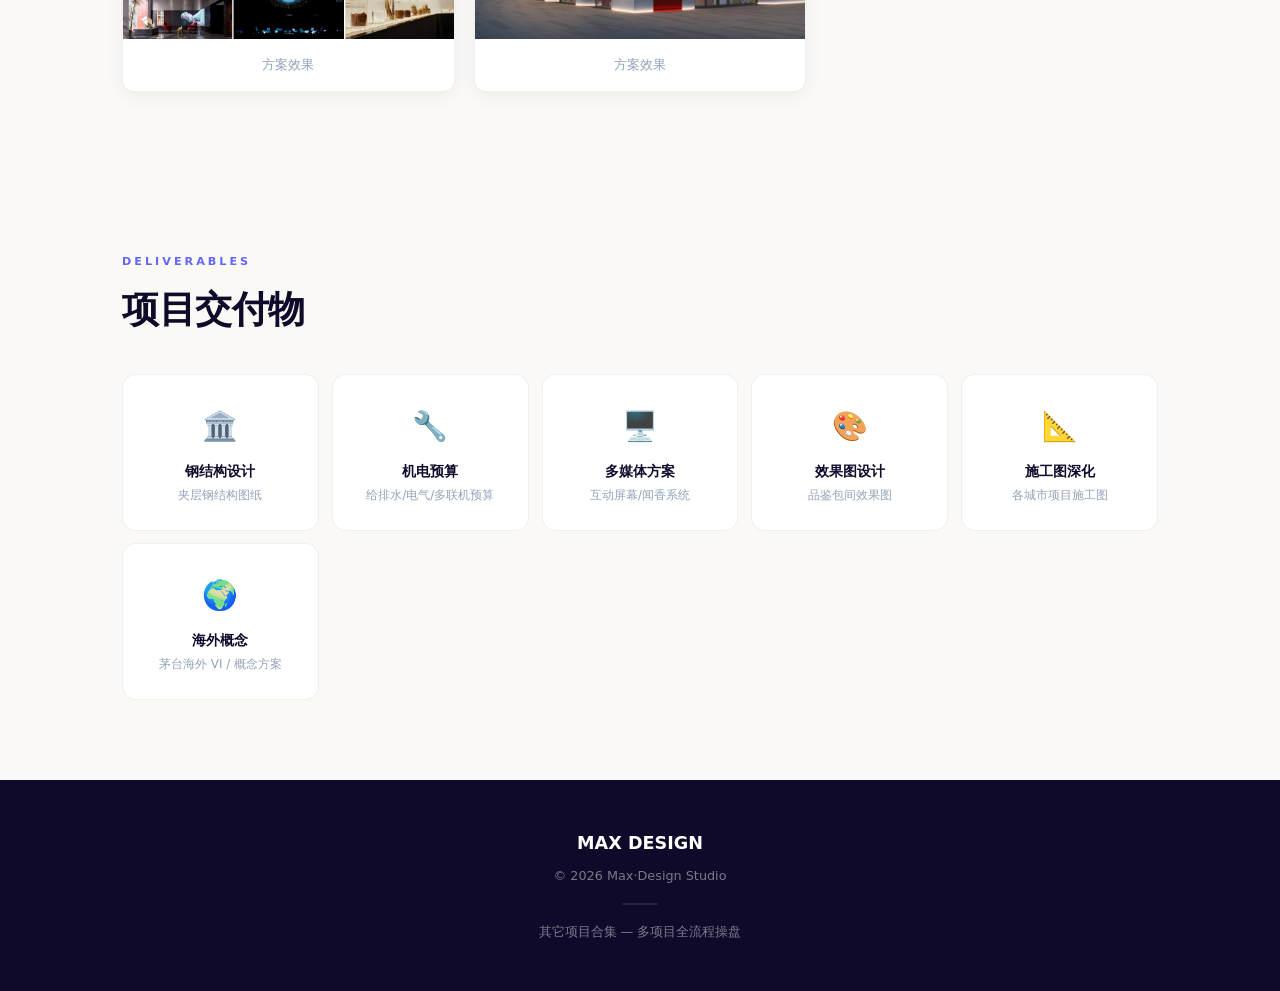
<file: 项目/其他/index.html>
<!DOCTYPE html><html lang="zh"><head><meta charset="UTF-8"><meta name="viewport" content="width=device-width,initial-scale=1.0"><title>其它项目 — 罗凌成作品</title>
<link rel="stylesheet" href="../shared.css"></head><body>
<a href="../../index.html?v=20260819" class="back-btn">← 返回作品集</a>

<!-- ═══ HERO ═══ -->
<div class="hero"><div class="hero-content">
<div class="hero-badge">酒类文化空间 · 多项目全流程</div>
<h1>其它<br><em>项目合集</em></h1>
<p class="subtitle">从大型文化体验馆到高端品鉴空间，从标准化门店到海外概念，多年多城市项目积累。</p>
<div class="hero-meta">
<div class="hero-meta-item"><span class="value">2023<small>→2025</small></span><span class="label">项目周期</span></div>
<div class="hero-meta-item"><span class="value">10+<small>城</small></span><span class="label">覆盖城市</span></div>
<div class="hero-meta-item"><span class="value">全流程</span><span class="label">服务范围</span></div>
<div class="hero-meta-item"><span class="value">13<small>项</small></span><span class="label">项目图墙</span></div>
</div></div></div>

<!-- ═══ 项目概述 ═══ -->
<section>
<div class="section-label">Overview</div><h2>项目概述</h2>
<p class="section-desc">除六大代表项目外，多年间还全流程操盘了众多酒类文化空间项目——从大型文化体验馆到高端品鉴包间，从标准化门店到海外概念方案，覆盖方案、施工图、商务、现场多环节。</p>
<div class="overview-grid">
<div class="overview-card"><h3>🏛️ 新疆中酒汇体验馆</h3><p>大型文化体验馆，含夹层钢结构 + 给排水 + 电气 + 多联机预算 + 总包报价，解决复杂地形条件下空间设计难题，2023 年成功开业。</p></div>
<div class="overview-card"><h3>🖥️ 互动多媒体</h3><p>互动屏幕、壁龛闻香互动系统，将科技与文化体验深度融合。</p></div>
<div class="overview-card"><h3>🍷 河北品高品鉴空间</h3><p>品秀包间、高樽包间等多个高端品鉴空间，含效果图设计与施工图深化。</p></div>
<div class="overview-card"><h3>🏬 品藏馆体系</h3><p>安徽合肥、江苏淮安、山东日照、厦门富相源、上海等多地品藏馆全流程设计。</p></div>
<div class="overview-card"><h3>🌍 海外茅台概念</h3><p>茅台海外专卖店 VI 设计与概念方案，品牌国际化视觉探索。</p></div>
<div class="overview-card"><h3>🤝 企业定制</h3><p>北京京东概念、北京怡亚通、广东鼎醴等企业级空间定制。</p></div>
</div></section>

<!-- ═══ 项目图墙 ═══ -->
<section>
<div class="section-label">Project Gallery</div><h2>项目图墙</h2>
<p class="section-desc">多年项目沉淀，按城市 / 客户归档的精选图集。</p>
<div class="gallery">
<div class="gallery-item"><img loading="lazy" src="images/安徽合肥.png" alt="安徽合肥"><div class="caption">安徽合肥 · 品藏馆</div></div>
<div class="gallery-item"><img loading="lazy" src="images/北京京东概念.png" alt="北京京东概念"><div class="caption">北京 · 京东概念</div></div>
<div class="gallery-item"><img loading="lazy" src="images/北京怡亚通.png" alt="北京怡亚通"><div class="caption">北京 · 怡亚通</div></div>
<div class="gallery-item"><img loading="lazy" src="images/广东鼎醴.png" alt="广东鼎醴"><div class="caption">广东 · 鼎醴</div></div>
<div class="gallery-item"><img loading="lazy" src="images/海外茅台概念方案.png" alt="海外茅台概念方案"><div class="caption">海外 · 茅台概念</div></div>
<div class="gallery-item"><img loading="lazy" src="images/河北品高.png" alt="河北品高"><div class="caption">河北 · 品高</div></div>
<div class="gallery-item"><img loading="lazy" src="images/江苏淮安.png" alt="江苏淮安"><div class="caption">江苏淮安 · 品藏馆</div></div>
<div class="gallery-item"><img loading="lazy" src="images/厦门富相源.png" alt="厦门富相源"><div class="caption">厦门 · 富相源品藏馆</div></div>
<div class="gallery-item"><img loading="lazy" src="images/山东日照.png" alt="山东日照"><div class="caption">山东日照 · 品藏馆</div></div>
<div class="gallery-item"><img loading="lazy" src="images/上海.png" alt="上海"><div class="caption">上海 · 品藏馆</div></div>
<div class="gallery-item"><img loading="lazy" src="images/新疆.png" alt="新疆"><div class="caption">新疆 · 中酒汇</div></div>
<div class="gallery-item"><img loading="lazy" src="images/新疆乌鲁布齐.jpg" alt="新疆乌鲁布齐"><div class="caption">新疆 · 乌鲁布齐</div></div>
<div class="gallery-item"><img loading="lazy" src="images/1.png" alt="方案效果 1"><div class="caption">空间方案效果</div></div>
<div class="gallery-item"><img loading="lazy" src="images/ScreenShot_2026-08-03_135545_478.png" alt="方案截图 1"><div class="caption">方案效果</div></div>
<div class="gallery-item"><img loading="lazy" src="images/ScreenShot_2026-08-03_135608_590.png" alt="方案截图 2"><div class="caption">方案效果</div></div>
<div class="gallery-item"><img loading="lazy" src="images/ScreenShot_2026-08-03_135619_233.png" alt="方案截图 3"><div class="caption">方案效果</div></div>
<div class="gallery-item"><img loading="lazy" src="images/ScreenShot_2026-08-03_135639_034.png" alt="方案截图 4"><div class="caption">方案效果</div></div>
</div></section>

<!-- ═══ 交付物 ═══ -->
<section>
<div class="section-label">Deliverables</div><h2>项目交付物</h2>
<div class="deliverables-grid">
<div class="deliverable-item"><span class="icon">🏛️</span><h4>钢结构设计</h4><p>夹层钢结构图纸</p></div>
<div class="deliverable-item"><span class="icon">🔧</span><h4>机电预算</h4><p>给排水/电气/多联机预算</p></div>
<div class="deliverable-item"><span class="icon">🖥️</span><h4>多媒体方案</h4><p>互动屏幕/闻香系统</p></div>
<div class="deliverable-item"><span class="icon">🎨</span><h4>效果图设计</h4><p>品鉴包间效果图</p></div>
<div class="deliverable-item"><span class="icon">📐</span><h4>施工图深化</h4><p>各城市项目施工图</p></div>
<div class="deliverable-item"><span class="icon">🌍</span><h4>海外概念</h4><p>茅台海外 VI / 概念方案</p></div>
</div></section>

<footer><div class="brand">MAX DESIGN</div><p>© 2026 Max·Design Studio</p><div class="divider"></div><p>其它项目合集 — 多项目全流程操盘</p></footer>
</body></html>
</file>
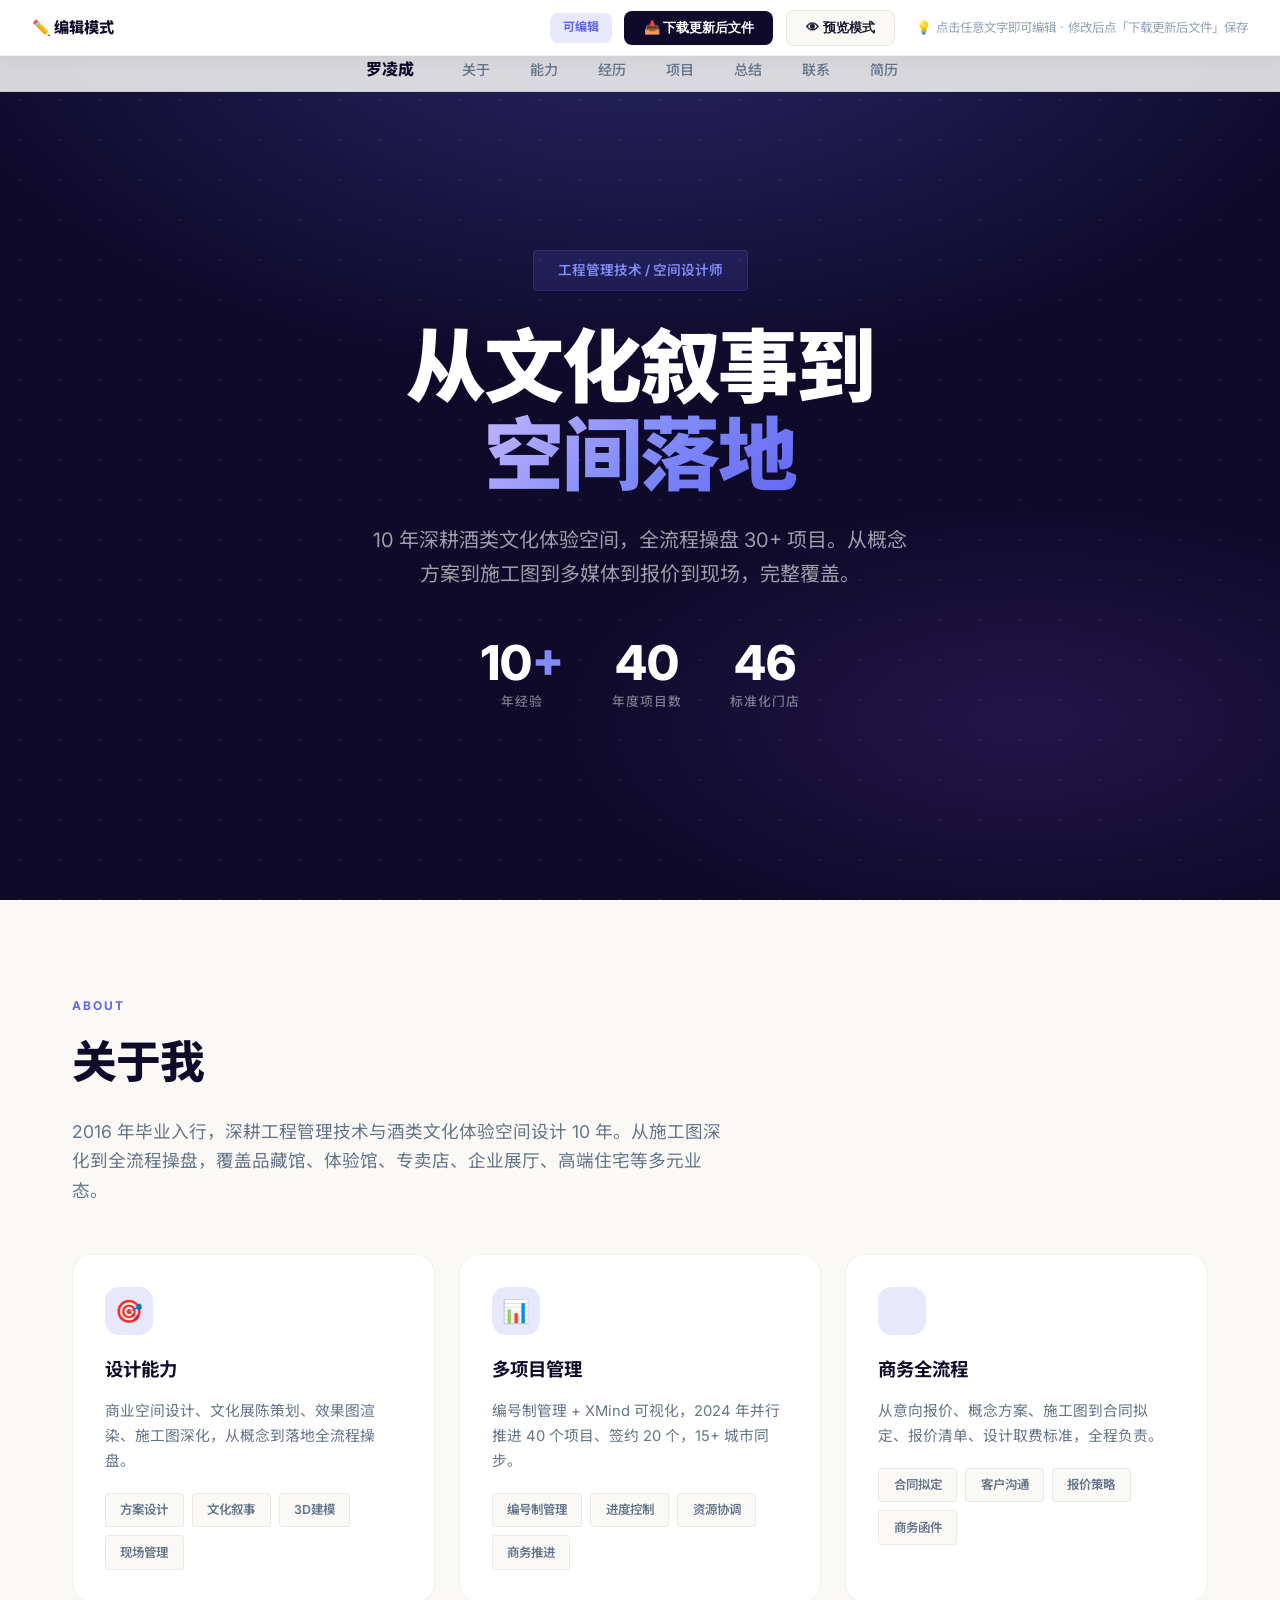
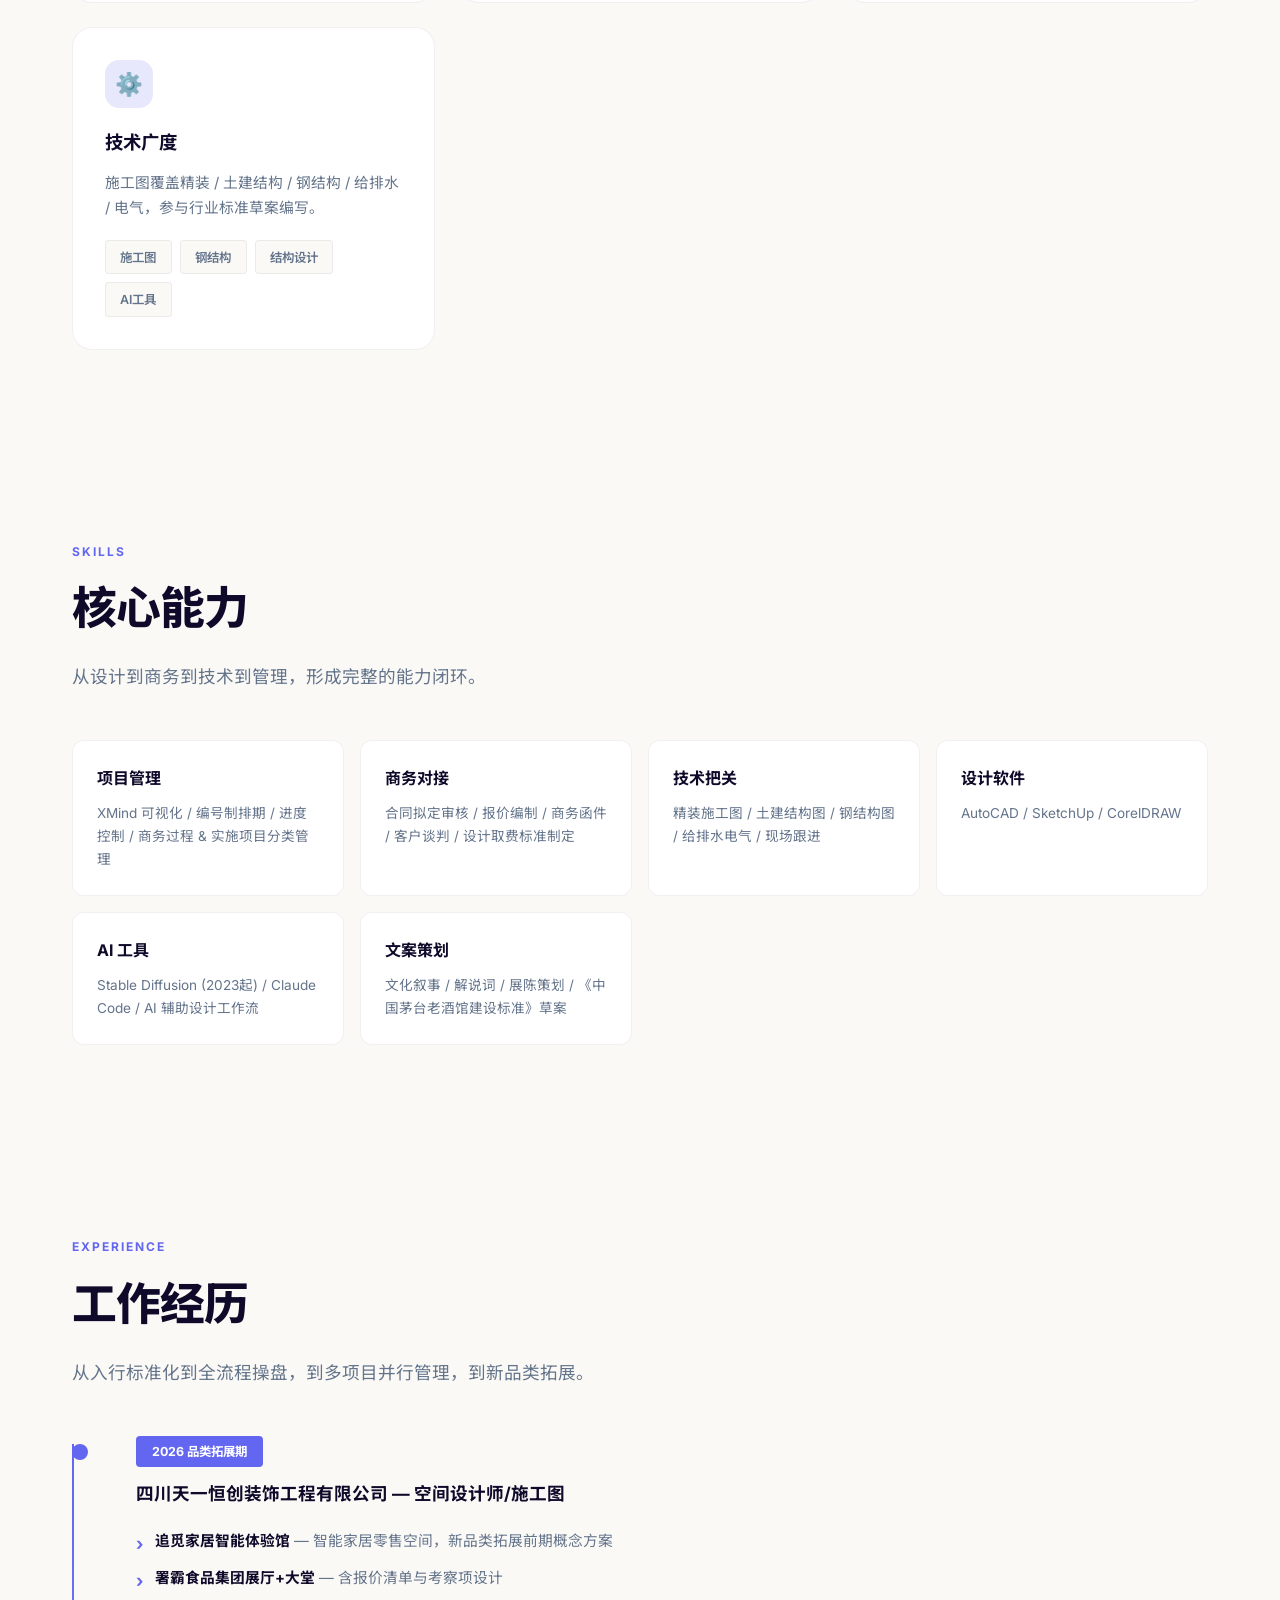
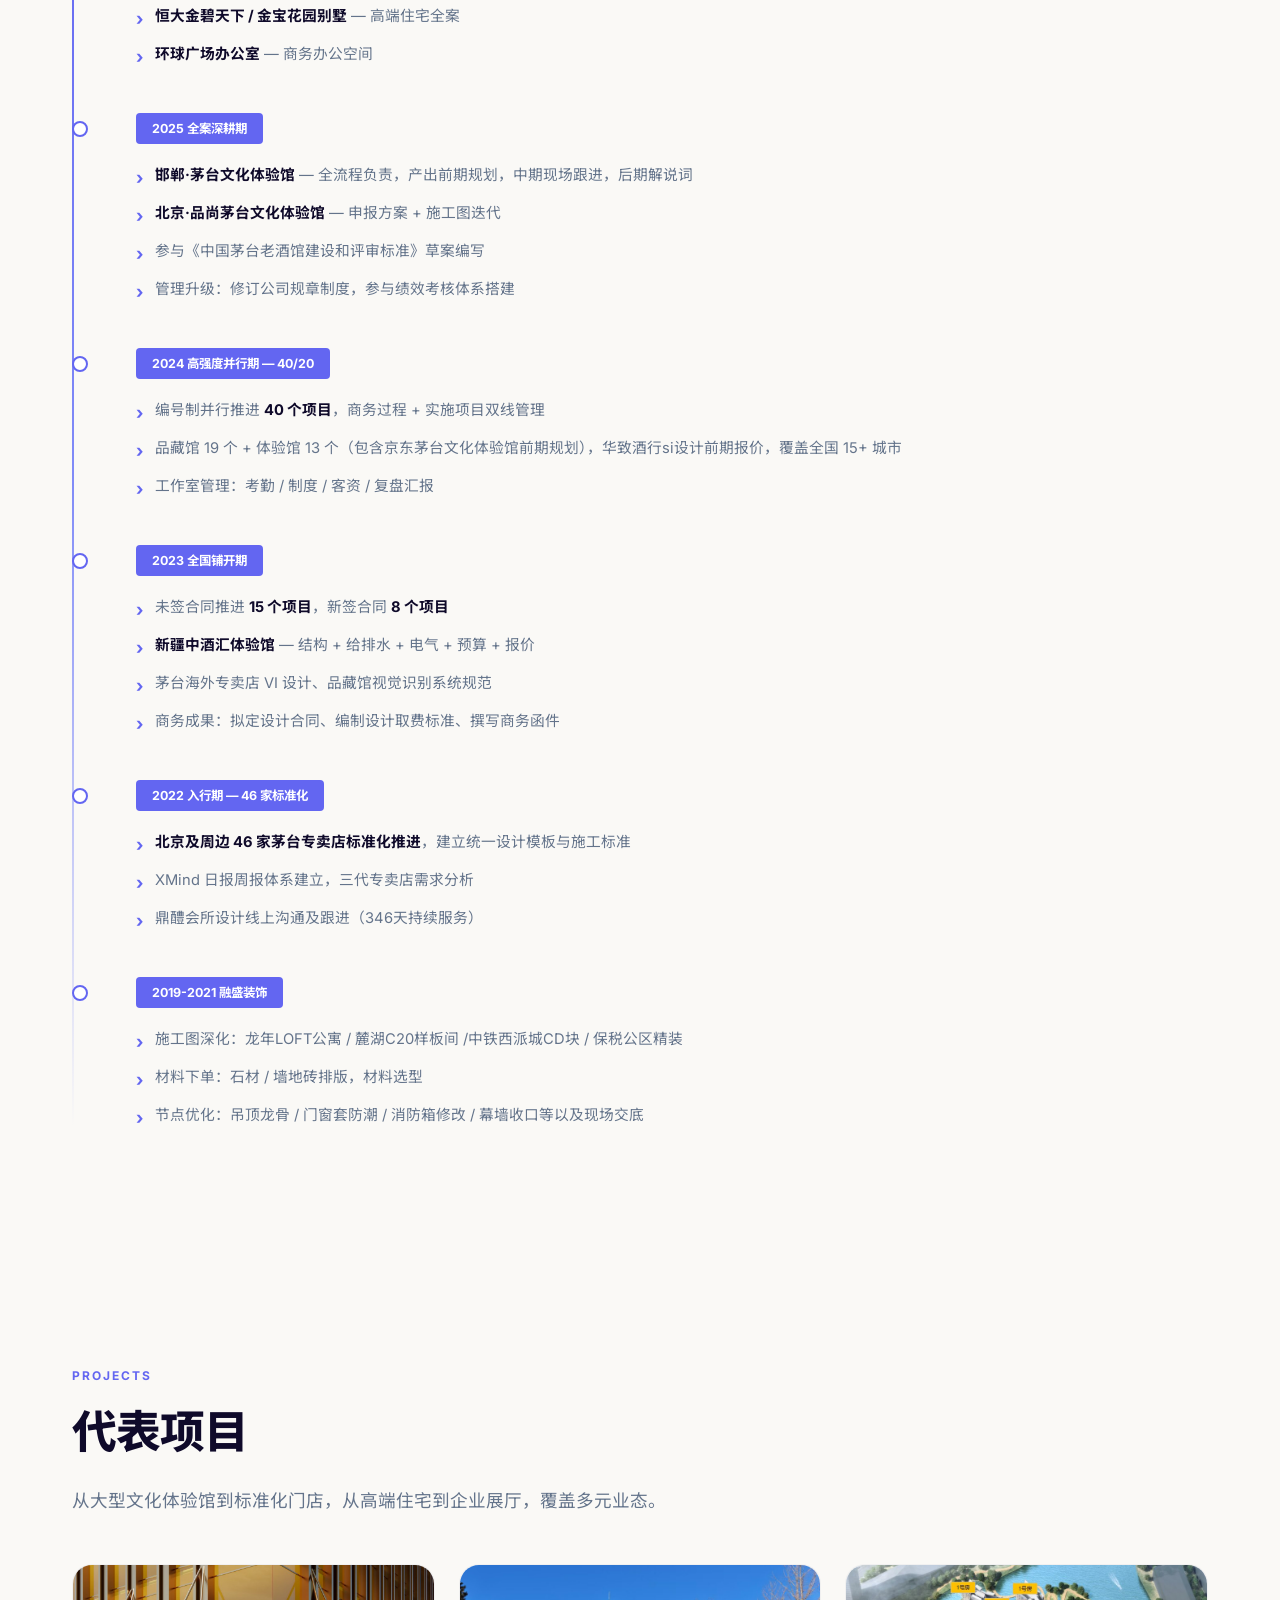
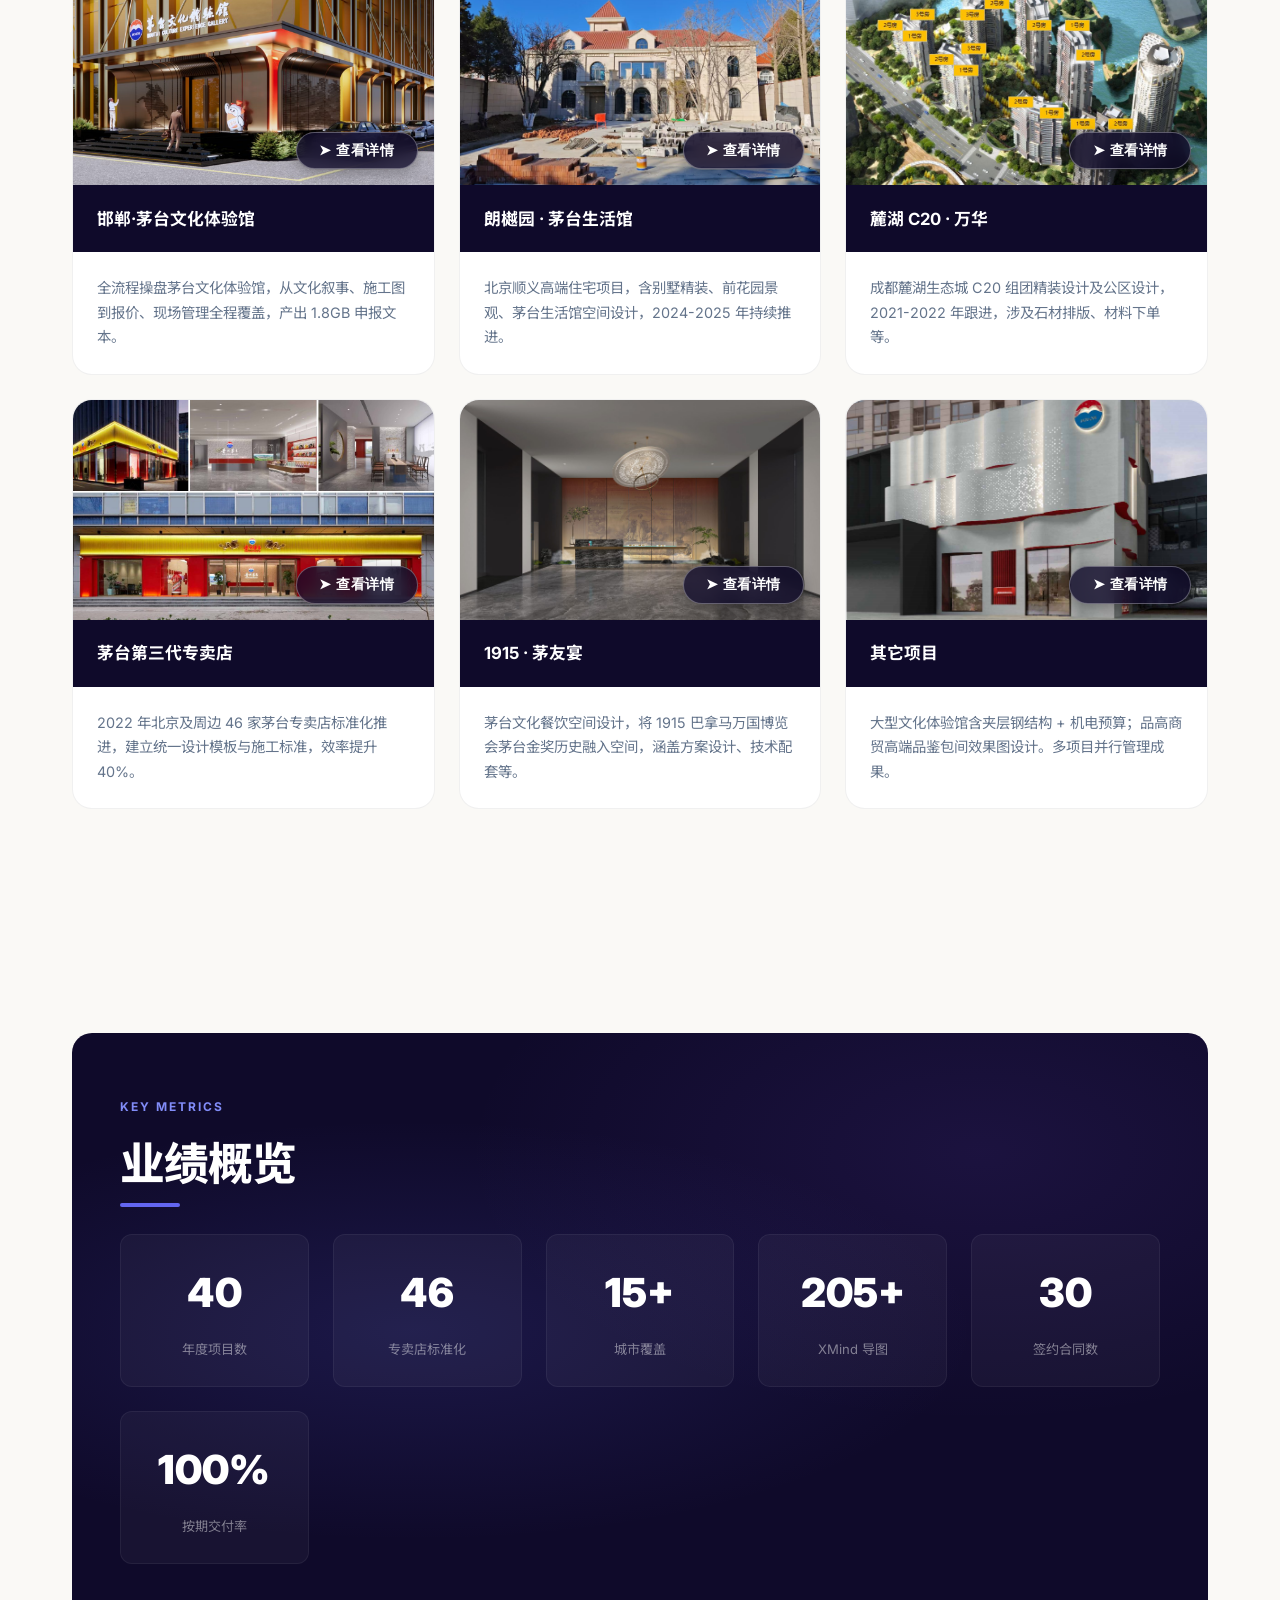
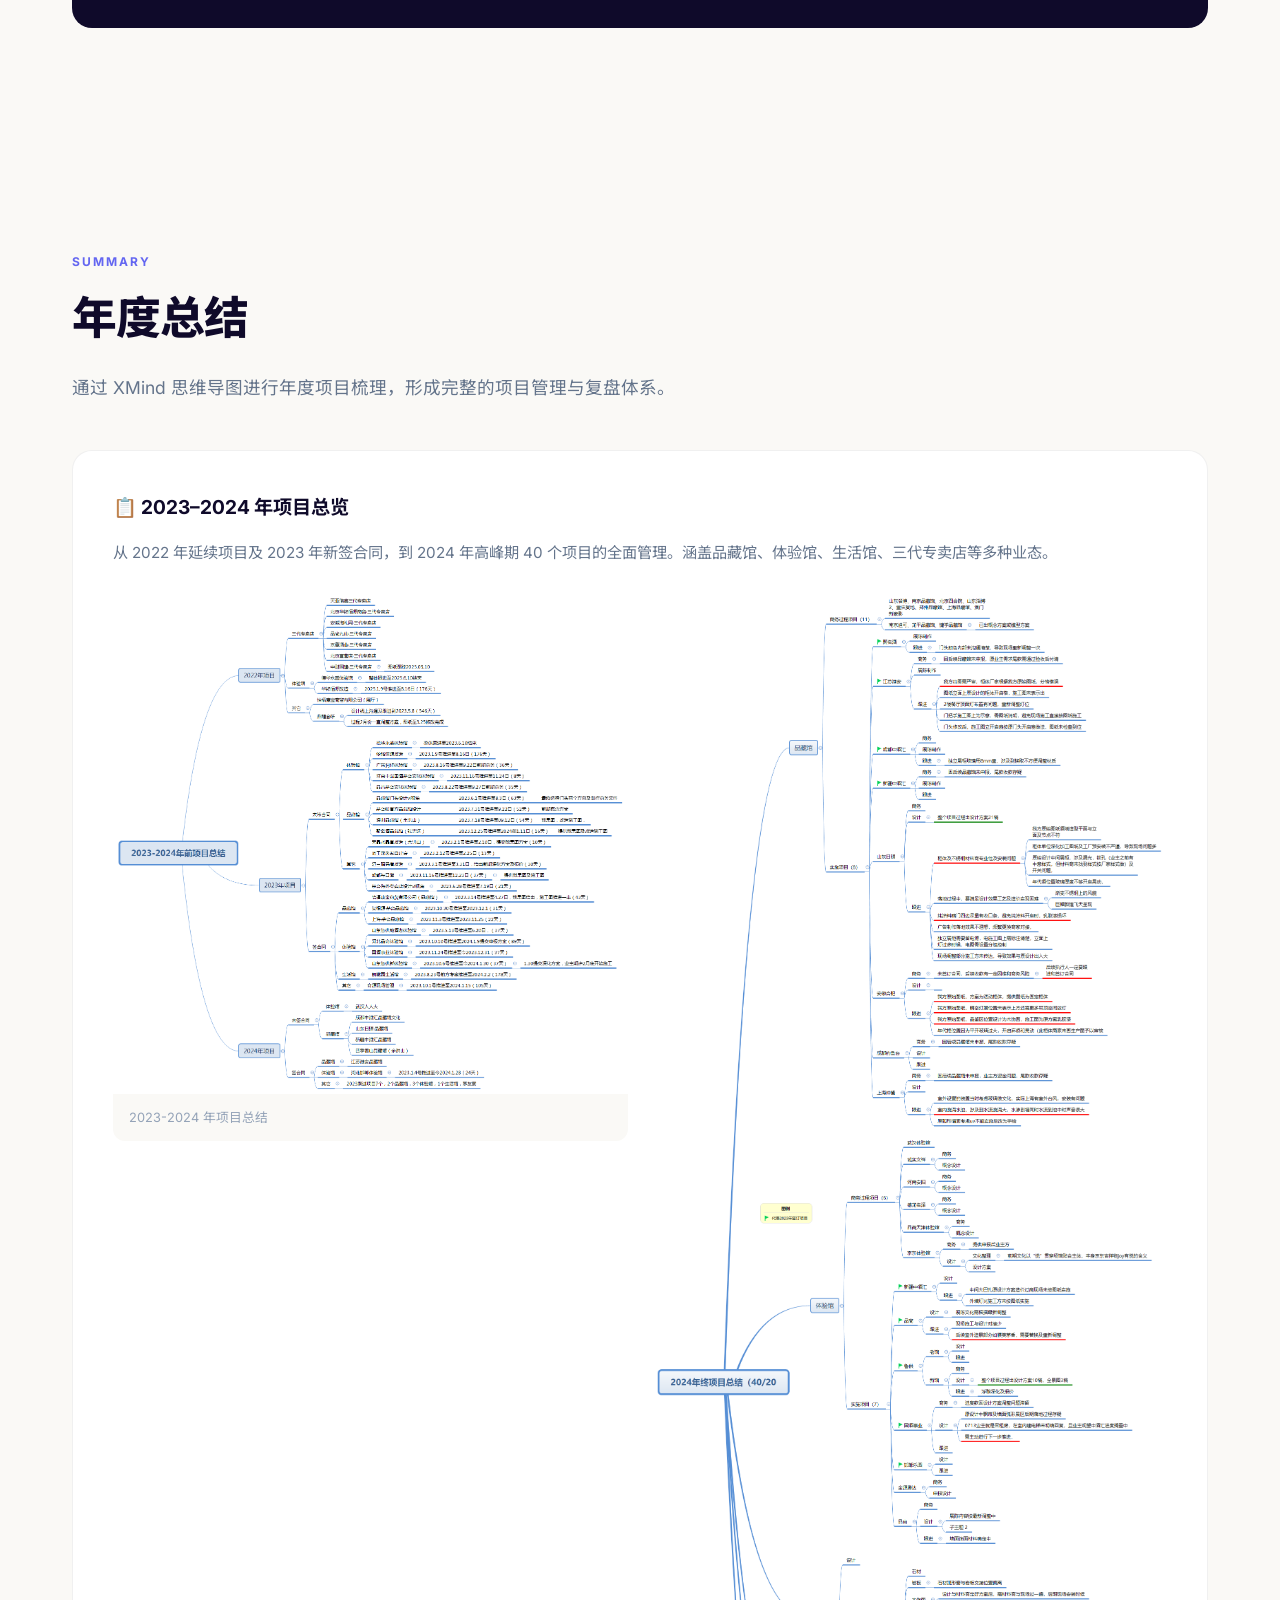
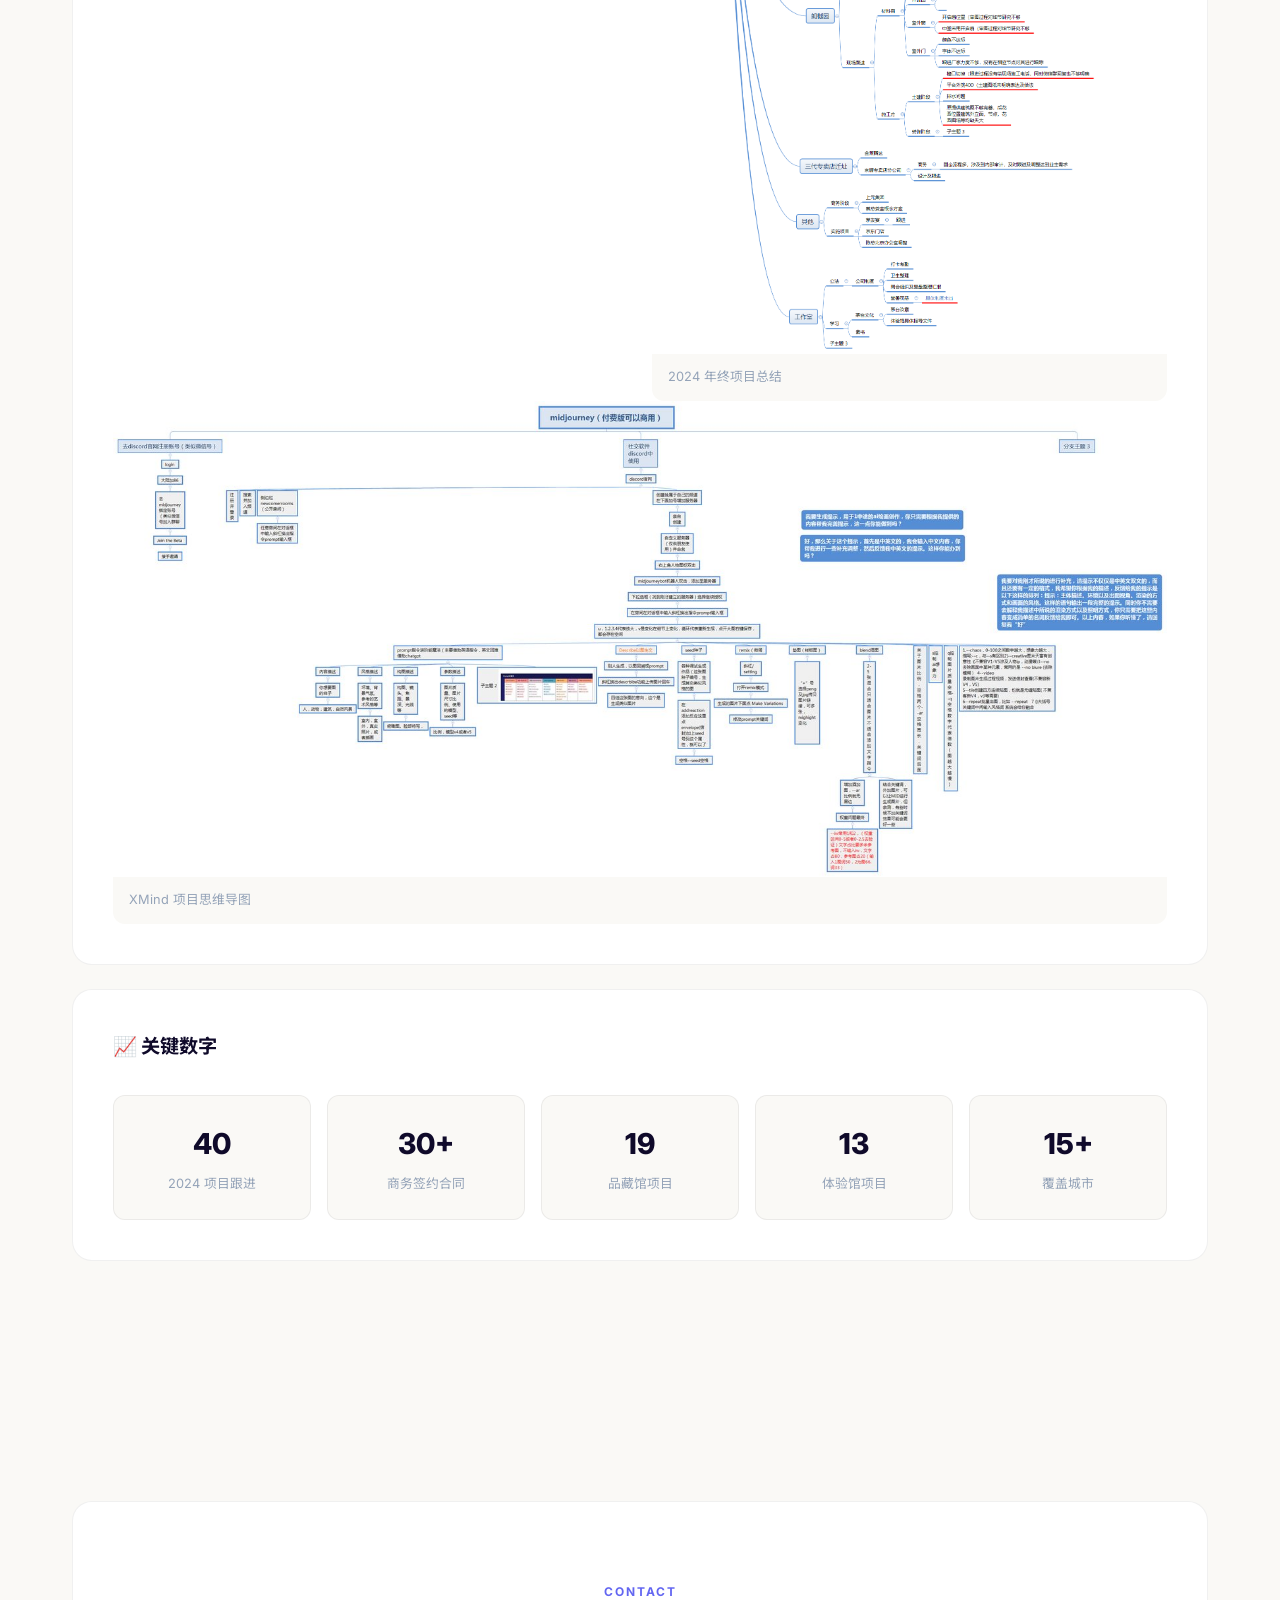
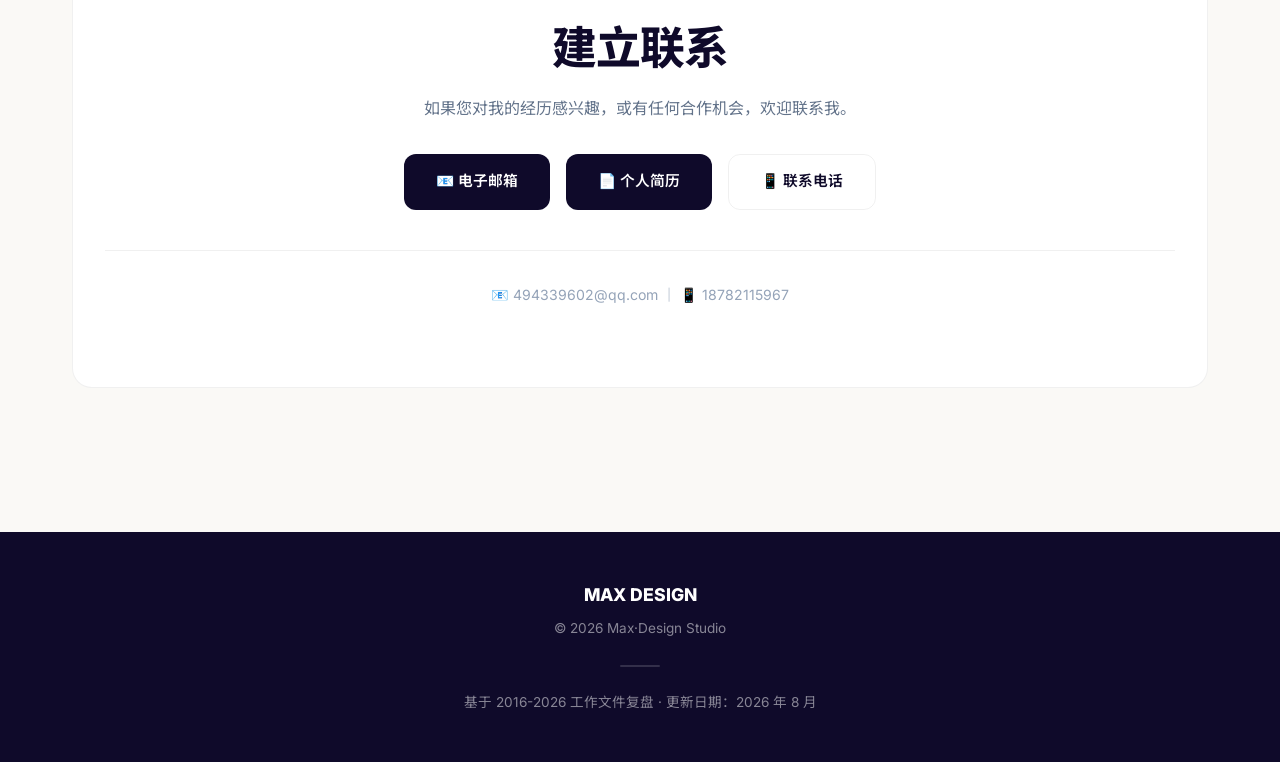
<file: index_editable.html>
<!DOCTYPE html>
<html lang="zh"><head>
    <meta charset="UTF-8">
    <meta name="viewport" content="width=device-width, initial-scale=1.0">
    <meta name="description" content="罗凌成 · 酒类文化体验空间全流程设计师。10年深耕，全流程操盘30+项目，覆盖品藏馆、体验馆、专卖店、高端住宅等业态。从文化叙事到施工图到报价到现场，完整落地。">
    <meta name="keywords" content="空间设计师,商业空间设计,展陈设计,酒文化体验馆,室内设计,施工图深化,CAD,SketchUp,全案设计,项目管理,茅台文化体验馆">
    <meta property="og:title" content="罗凌成 · 空间设计师 — 作品集">
    <meta property="og:description" content="酒类文化体验空间全流程操盘，从文化叙事到空间落地。10年 · 30+项目 · 15城。">
    <meta property="og:image" content="https://mai951.github.io/luo-portfolio/images/project_summary_2023.png">
    <meta property="og:url" content="https://mai951.github.io/luo-portfolio/">
    <meta property="og:type" content="website">
    <title>罗凌成 · 空间设计师 — 作品集（编辑版）</title>
    <style>
        @import url('https://fonts.googleapis.com/css2?family=Noto+Sans+SC:wght@300;400;500;700;900&family=Inter:wght@300;400;500;600;700;800;900&display=swap');
        :root {
            --primary: #0f0a2a; --accent: #6366f1; --accent-light: #818cf8;
            --accent-glow: rgba(99,102,241,0.15); --bg: #faf9f6; --card: #ffffff;
            --text: #1a1a2e; --text-secondary: #64748b; --text-muted: #94a3b8;
            --border: rgba(0,0,0,0.06); --shadow-sm: 0 1px 3px rgba(0,0,0,0.04);
            --shadow-md: 0 4px 16px rgba(0,0,0,0.06); --shadow-lg: 0 20px 60px rgba(0,0,0,0.08);
            --radius: 20px; --radius-sm: 12px; --transition: 0.3s cubic-bezier(0.4,0,0.2,1);
        }
        * { margin:0; padding:0; box-sizing:border-box; }
        html { scroll-behavior:smooth; scroll-padding-top:100px; }
        body { font-family:'Inter','Noto Sans SC',sans-serif; background:var(--bg); color:var(--text); line-height:1.7; overflow-x:hidden; }

        /* === Nav === */
        nav {
            position:fixed; top:48px; left:0; width:100%;
            background:rgba(250,249,246,0.85); backdrop-filter:blur(20px);
            padding:0 2rem; display:flex; justify-content:center; align-items:center;
            z-index:999; border-bottom:1px solid var(--border);
        }
        .nav-inner { display:flex; align-items:center; gap:0.5rem; max-width:900px; }
        .nav-logo { font-weight:800; font-size:1rem; color:var(--primary); margin-right:1.5rem; }
        nav a { color:var(--text-secondary); text-decoration:none; font-weight:500; font-size:0.88rem; padding:0.6rem 1rem; border-radius:8px; transition:all var(--transition); }
        nav a:hover, nav a.active { color:var(--primary); background:var(--accent-glow); }

        /* === Header === */
        header {
            min-height:100vh; display:flex; flex-direction:column; align-items:center; justify-content:center;
            text-align:center; padding:8rem 2rem 4rem; position:relative; overflow:hidden; background:var(--primary);
        }
        header::before {
            content:''; position:absolute; inset:0;
            background:radial-gradient(ellipse 80% 60% at 50% 0%,rgba(99,102,241,0.3) 0%,transparent 70%),
            radial-gradient(ellipse 60% 40% at 80% 80%,rgba(139,92,246,0.15) 0%,transparent 60%);
        }
        header::after {
            content:''; position:absolute; inset:0;
            background-image:radial-gradient(rgba(255,255,255,0.08) 1px,transparent 1px);
            background-size:40px 40px;
        }
        .hero-content { position:relative; z-index:1; max-width:800px; }
        .hero-badge {
            display:inline-block; background:rgba(99,102,241,0.15); color:var(--accent-light);
            padding:0.5rem 1.5rem; border-radius:50px; font-size:0.85rem; font-weight:600;
            margin-bottom:2rem; border:1px solid rgba(99,102,241,0.2);
        }
        header h1 {
            font-size:clamp(2.8rem,7vw,5rem); font-weight:900; color:#fff; line-height:1.1;
            margin-bottom:1.5rem; letter-spacing:-2px;
        }
        header h1 .gradient-text {
            background:linear-gradient(135deg,#c4b5fd,#818cf8,#6366f1);
            -webkit-background-clip:text; -webkit-text-fill-color:transparent; background-clip:text;
        }
        header .subtitle { font-size:clamp(1rem,2.5vw,1.25rem); color:rgba(255,255,255,0.6); max-width:550px; margin:0 auto 3rem; }
        .hero-stats { display:flex; justify-content:center; gap:3rem; flex-wrap:wrap; }
        .hero-stat { text-align:center; }
        .hero-stat .num { font-size:clamp(2rem,4vw,3rem); font-weight:800; color:#fff; display:block; line-height:1; }
        .hero-stat .num span { color:var(--accent-light); }
        .hero-stat .label { font-size:0.8rem; color:rgba(255,255,255,0.45); margin-top:0.5rem; font-weight:500; text-transform:uppercase; letter-spacing:1px; }

        /* === Sections === */
        section { padding:6rem 2rem; max-width:1200px; margin:0 auto; }
        .section-label { font-size:0.75rem; font-weight:700; text-transform:uppercase; letter-spacing:2px; color:var(--accent); margin-bottom:0.5rem; }
        section h2 { font-size:clamp(2rem,4vw,2.8rem); font-weight:800; color:var(--primary); letter-spacing:-1px; margin-bottom:1rem; }
        .section-desc { font-size:1.1rem; color:var(--text-secondary); max-width:650px; margin-bottom:3rem; }

        /* === Cards === */
        .about-grid { display:grid; grid-template-columns:repeat(auto-fit,minmax(280px,1fr)); gap:1.5rem; margin-top:2rem; }
        .about-card { background:var(--card); border-radius:var(--radius); padding:2rem; border:1px solid var(--border); transition:all var(--transition); }
        .about-card:hover { transform:translateY(-4px); box-shadow:var(--shadow-lg); }
        .about-card .icon { width:48px; height:48px; border-radius:14px; background:var(--accent-glow); display:flex; align-items:center; justify-content:center; font-size:1.4rem; margin-bottom:1.2rem; }
        .about-card h3 { font-size:1.15rem; font-weight:700; color:var(--primary); margin-bottom:0.8rem; }
        .about-card p { color:var(--text-secondary); font-size:0.92rem; margin-bottom:1.2rem; }
        .tag-group { display:flex; flex-wrap:wrap; gap:0.5rem; }
        .tag { background:var(--bg); color:var(--text-secondary); padding:0.35rem 0.9rem; border-radius:8px; font-size:0.78rem; font-weight:600; border:1px solid var(--border); }

        /* === Skills === */
        .skills-grid { display:grid; grid-template-columns:repeat(auto-fit,minmax(220px,1fr)); gap:1rem; margin-top:2rem; }
        .skill-card { background:var(--card); border:1px solid var(--border); border-radius:var(--radius-sm); padding:1.5rem; transition:all var(--transition); }
        .skill-card:hover { transform:translateY(-2px); box-shadow:var(--shadow-md); }
        .skill-card h3 { font-size:1rem; font-weight:700; color:var(--primary); margin-bottom:0.6rem; }
        .skill-card p { color:var(--text-secondary); font-size:0.85rem; }

        /* === Timeline === */
        .timeline { position:relative; padding-left:2rem; margin-top:3rem; }
        .timeline::before { content:''; position:absolute; left:0; top:8px; bottom:8px; width:2px; background:linear-gradient(180deg,var(--accent),var(--accent-light),transparent); }
        .timeline-item { position:relative; margin-bottom:2.5rem; padding-left:2rem; }
        .timeline-item::before { content:''; position:absolute; left:-2rem; top:8px; width:12px; height:12px; background:var(--card); border:2.5px solid var(--accent); border-radius:50%; }
        .timeline-item:first-child::before { background:var(--accent); }
        .year-badge { display:inline-block; background:var(--accent); color:#fff; padding:0.3rem 1rem; border-radius:8px; font-size:0.78rem; font-weight:700; margin-bottom:0.8rem; }
        .timeline-item h3 { font-size:1.1rem; font-weight:700; color:var(--primary); margin-bottom:0.8rem; }
        .timeline-item ul { list-style:none; }
        .timeline-item li { padding:0.4rem 0; color:var(--text-secondary); font-size:0.92rem; padding-left:1.2rem; position:relative; }
        .timeline-item li::before { content:'›'; position:absolute; left:0; color:var(--accent); font-weight:700; font-size:1.1rem; }
        .timeline-item li strong { color:var(--primary); }

        /* === Projects === */
        .projects-grid { display:grid; grid-template-columns:repeat(auto-fit,minmax(340px,1fr)); gap:1.5rem; margin-top:2rem; }
        .project-card { background:var(--card); border-radius:var(--radius); overflow:hidden; border:1px solid var(--border); transition:all 0.4s ease; }
        .project-card:hover { transform:translateY(-6px); box-shadow:var(--shadow-lg); }
        .project-img { width:100%; height:220px; object-fit:cover; display:block; }
        .project-img-wrap { overflow:hidden; position:relative; }
        .detail-btn {
            position:absolute; right:1rem; bottom:1rem; z-index:10;
            background:rgba(15,10,42,0.78); color:#fff;
            border:1px solid rgba(255,255,255,0.3);
            padding:0.55rem 1.4rem; border-radius:50px;
            font-size:0.85rem; font-weight:700; cursor:pointer;
            backdrop-filter:blur(8px); -webkit-backdrop-filter:blur(8px);
            letter-spacing:0.5px; transition:all var(--transition);
            box-shadow:0 4px 15px rgba(0,0,0,0.3);
            display:inline-flex; align-items:center; gap:0.4rem;
        }
        .detail-btn:hover {
            background:var(--accent); border-color:var(--accent);
            transform:translateY(-2px); box-shadow:0 8px 25px rgba(99,102,241,0.45);
        }
        .project-header { background:var(--primary); color:#fff; padding:1.2rem 1.5rem; }
        .project-header h3 { font-size:1.05rem; font-weight:700; }
        .project-body { padding:1.5rem; }
        .project-body p { color:var(--text-secondary); font-size:0.9rem; }
        .project-placeholder { height:220px; background:linear-gradient(135deg,var(--primary) 0%,#1a1a3e 50%,var(--accent) 100%); display:flex; align-items:center; justify-content:center; color:rgba(255,255,255,0.7); font-size:0.95rem; text-align:center; padding:2rem; line-height:1.8; }

        /* === Stats Dark === */
        .stats-dark { background:var(--primary); border-radius:var(--radius); padding:4rem 3rem; margin:2rem 0; position:relative; overflow:hidden; }
        .stats-dark::before { content:''; position:absolute; inset:0; background:radial-gradient(ellipse at 30% 50%,rgba(99,102,241,0.15) 0%,transparent 50%),radial-gradient(ellipse at 80% 20%,rgba(139,92,246,0.1) 0%,transparent 40%); }
        .stats-dark h2 { color:#fff; position:relative; }
        .stats-dark h2::after { content:''; position:absolute; bottom:-5px; left:0; width:60px; height:4px; background:var(--accent); border-radius:2px; }
        .stats-grid-dark { display:grid; grid-template-columns:repeat(auto-fit,minmax(160px,1fr)); gap:1.5rem; margin-top:2rem; position:relative; }
        .stat-block { text-align:center; padding:1.5rem 1rem; border-radius:var(--radius-sm); background:rgba(255,255,255,0.04); border:1px solid rgba(255,255,255,0.06); transition:all var(--transition); }
        .stat-block:hover { background:rgba(255,255,255,0.08); transform:translateY(-3px); }
        .stat-block .number { font-size:clamp(2rem,4vw,2.5rem); font-weight:900; color:#fff; display:block; margin-bottom:0.5rem; }
        .stat-block .label { font-size:0.82rem; color:rgba(255,255,255,0.45); }

        /* === Summary === */
        .summary-section { background:var(--card); border-radius:var(--radius); padding:2.5rem; border:1px solid var(--border); margin-top:2rem; }
        .summary-section h3 { font-size:1.2rem; font-weight:700; color:var(--primary); margin-bottom:1rem; }
        .summary-section>p { color:var(--text-secondary); font-size:0.95rem; margin-bottom:1.5rem; }
        .summary-charts { display:grid; grid-template-columns:repeat(auto-fit,minmax(380px,1fr)); gap:1.5rem; }
        .summary-chart img { width:100%; height:auto; display:block; border-radius:var(--radius-sm); }
        .summary-chart p { padding:0.8rem 1rem; font-size:0.8rem; color:var(--text-muted); background:var(--bg); border-radius:0 0 var(--radius-sm) var(--radius-sm); }
        .summary-stats { display:flex; gap:1rem; flex-wrap:wrap; margin-top:2rem; }
        .summary-stat { background:var(--bg); border-radius:var(--radius-sm); padding:1.5rem; text-align:center; flex:1; min-width:120px; border:1px solid var(--border); }
        .summary-stat .num { font-size:1.8rem; font-weight:800; color:var(--primary); }
        .summary-stat .desc { font-size:0.8rem; color:var(--text-muted); margin-top:0.3rem; }

        /* === Contact === */
        .contact-section { text-align:center; padding:5rem 2rem; background:var(--card); margin:3rem 0; border-radius:var(--radius); border:1px solid var(--border); }
        .contact-section h2 { margin-bottom:0.5rem; }
        .contact-section>p { color:var(--text-secondary); margin-bottom:2rem; }
        .contact-buttons { display:flex; justify-content:center; gap:1rem; flex-wrap:wrap; }
        .btn { display:inline-flex; align-items:center; gap:0.5rem; padding:0.9rem 2rem; background:var(--primary); color:#fff; text-decoration:none; border-radius:12px; font-weight:600; font-size:0.92rem; transition:all var(--transition); }
        .btn:hover { transform:translateY(-2px); box-shadow:0 8px 25px rgba(15,10,42,0.2); }
        .btn-outline { background:transparent; color:var(--primary); border:1px solid var(--border); }
        .btn-outline:hover { background:var(--primary); color:#fff; }
        .access-info { margin-top:2.5rem; padding-top:2rem; border-top:1px solid var(--border); }
        .access-info p { font-size:0.88rem; color:var(--text-muted); }
        .access-info code { background:var(--bg); padding:0.3rem 0.8rem; border-radius:6px; font-size:0.85rem; color:var(--accent); border:1px solid var(--border); }

        /* === Footer === */
        footer { background:var(--primary); color:rgba(255,255,255,0.5); text-align:center; padding:3rem 2rem; }
        footer .brand { display:inline-block; font-weight:800; font-size:1.1rem; color:#fff; margin-bottom:0.5rem; }
        footer p { font-size:0.85rem; }
        footer .divider { width:40px; height:2px; background:rgba(255,255,255,0.15); margin:1.5rem auto; border-radius:1px; }

        /* === Responsive === */
        @media(max-width:768px){ nav{padding:0 1rem;} nav a{padding:0.5rem 0.6rem;font-size:0.8rem;} section{padding:4rem 1.5rem;} .projects-grid,.summary-charts{grid-template-columns:1fr;} .stats-dark{padding:3rem 1.5rem;} #edit-toolbar{padding:0.6rem 1rem;} #edit-toolbar .hint{display:none;} }
        @media(max-width:480px){ header{padding:7rem 1rem 3rem;min-height:90vh;} .hero-stats{flex-direction:column;gap:1.5rem;} .contact-buttons{flex-direction:column;align-items:center;} .btn{width:100%;max-width:280px;justify-content:center;} }

        /* === Edit Toolbar === */
        #edit-toolbar {
            position:fixed; top:0; left:0; right:0; z-index:10000;
            background:#fff; border-bottom:1px solid var(--border);
            padding:0.6rem 2rem; display:flex; align-items:center; gap:0.8rem;
            box-shadow:0 2px 20px rgba(0,0,0,0.06);
        }
        #edit-toolbar .brand { font-weight:800; font-size:0.95rem; color:var(--primary); margin-right:auto; }
        #edit-toolbar .mode-label { background:var(--accent-glow); color:var(--accent); padding:0.3rem 0.8rem; border-radius:8px; font-size:0.75rem; font-weight:700; }
        #edit-toolbar button { padding:0.5rem 1.2rem; border-radius:8px; border:none; font-size:0.82rem; font-weight:600; cursor:pointer; transition:all var(--transition); }
        #edit-toolbar .btn-download { background:var(--primary); color:#fff; }
        #edit-toolbar .btn-download:hover { background:var(--accent); }
        #edit-toolbar .btn-preview { background:var(--bg); color:var(--text); border:1px solid var(--border); }
        #edit-toolbar .btn-preview:hover { border-color:var(--accent); }
        #edit-toolbar .hint { font-size:0.78rem; color:var(--text-muted); margin-left:0.5rem; }

        /* === Editable Highlight === */
        [contenteditable="true"] { outline:none; border-radius:4px; transition:box-shadow 0.2s ease; }
        [contenteditable="true"]:hover { box-shadow:0 0 0 2px rgba(99,102,241,0.25); }
        [contenteditable="true"]:focus { box-shadow:0 0 0 2px var(--accent); background:#fff; }
        body:not(.editing) [contenteditable="true"]:hover,
        body:not(.editing) [contenteditable="true"]:focus { box-shadow:none; }
    </style>
</head>
<body class="editing">

    <!-- Edit Toolbar -->
    <div id="edit-toolbar">
        <span class="brand">✏️ 编辑模式</span>
        <span class="mode-label">可编辑</span>
        <button class="btn-download" onclick="downloadHTML()">📥 下载更新后文件</button>
        <button class="btn-preview" onclick="togglePreview()">👁 预览模式</button>
        <span class="hint">💡 点击任意文字即可编辑 · 修改后点「下载更新后文件」保存</span>
    </div>


    <!-- Navigation -->
    <nav>
        <div class="nav-inner">
            <span class="nav-logo">罗凌成</span>
            <a href="#about">关于</a>
            <a href="#skills">能力</a>
            <a href="#experience">经历</a>
            <a href="#projects">项目</a>
            <a href="#summary">总结</a>
            <a href="#contact">联系</a>
            <a href="简历.html">简历</a>
        </div>
    </nav>

    <!-- Hero -->
    <header>
        <div class="hero-content">
            <div class="hero-badge">工程管理技术 / 空间设计师</div>
            <h1>从文化叙事到<br><span class="gradient-text">空间落地</span></h1>
            <p class="subtitle">10 年深耕酒类文化体验空间，全流程操盘 30+ 项目。从概念方案到施工图到多媒体到报价到现场，完整覆盖。</p>
            <div class="hero-stats">
                <div class="hero-stat">
                    <span class="num">10<span>+</span></span>
                    <span class="label">年经验</span>
                </div>
                <div class="hero-stat">
                    <span class="num">40</span>
                    <span class="label">年度项目数</span>
                </div>
                <div class="hero-stat">
                    <span class="num">46</span>
                    <span class="label">标准化门店</span>
                </div>
            </div>
        </div>
    </header>

    <!-- About -->
    <section id="about">
        <div>
            <div class="section-label">About</div>
            <h2>关于我</h2>
            <p class="section-desc">2016 年毕业入行，深耕工程管理技术与酒类文化体验空间设计 10 年。从施工图深化到全流程操盘，覆盖品藏馆、体验馆、专卖店、企业展厅、高端住宅等多元业态。</p>
        </div>
        <div class="about-grid">
            <div class="about-card">
                <div class="icon">🎯</div>
                <h3>设计能力</h3>
                <p>商业空间设计、文化展陈策划、效果图渲染、施工图深化，从概念到落地全流程操盘。</p>
                <div class="tag-group">
                    <span class="tag">方案设计</span>
                    <span class="tag">文化叙事</span>
                    <span class="tag">3D建模</span>
                    <span class="tag">现场管理</span>
                </div>
            </div>
            <div class="about-card">
                <div class="icon">📊</div>
                <h3>多项目管理</h3>
                <p>编号制管理 + XMind 可视化，2024 年并行推进 40 个项目、签约 20 个，15+ 城市同步。</p>
                <div class="tag-group">
                    <span class="tag">编号制管理</span>
                    <span class="tag">进度控制</span>
                    <span class="tag">资源协调</span>
                    <span class="tag">商务推进</span>
                </div>
            </div>
            <div class="about-card">
                <div class="icon"></div>
                <h3>商务全流程</h3>
                <p>从意向报价、概念方案、施工图到合同拟定、报价清单、设计取费标准，全程负责。</p>
                <div class="tag-group">
                    <span class="tag">合同拟定</span>
                    <span class="tag">客户沟通</span>
                    <span class="tag">报价策略</span>
                    <span class="tag">商务函件</span>
                </div>
            </div>
            <div class="about-card">
                <div class="icon">⚙️</div>
                <h3>技术广度</h3>
                <p>施工图覆盖精装 / 土建结构 / 钢结构 / 给排水 / 电气，参与行业标准草案编写。</p>
                <div class="tag-group">
                    <span class="tag">施工图</span>
                    <span class="tag">钢结构</span>
                    <span class="tag">结构设计</span>
                    <span class="tag">AI工具</span>
                </div>
            </div>
        </div>
    </section>

    <!-- Skills -->
    <section id="skills">
        <div>
            <div class="section-label">Skills</div>
            <h2>核心能力</h2>
            <p class="section-desc">从设计到商务到技术到管理，形成完整的能力闭环。</p>
        </div>
        <div class="skills-grid">
            <div class="skill-card">
                <h3>项目管理</h3>
                <p>XMind 可视化 / 编号制排期 / 进度控制 / 商务过程 &amp; 实施项目分类管理</p>
            </div>
            <div class="skill-card">
                <h3>商务对接</h3>
                <p>合同拟定审核 / 报价编制 / 商务函件 / 客户谈判 / 设计取费标准制定</p>
            </div>
            <div class="skill-card">
                <h3>技术把关</h3>
                <p>精装施工图 / 土建结构图 / 钢结构图 / 给排水电气 / 现场跟进</p>
            </div>
            <div class="skill-card">
                <h3>设计软件</h3>
                <p>AutoCAD / SketchUp / CorelDRAW</p>
            </div>
            <div class="skill-card">
                <h3>AI 工具</h3>
                <p>Stable Diffusion (2023起) / Claude Code / AI 辅助设计工作流</p>
            </div>
            <div class="skill-card">
                <h3>文案策划</h3>
                <p>文化叙事 / 解说词 / 展陈策划 / 《中国茅台老酒馆建设标准》草案</p>
            </div>
        </div>
    </section>

    <!-- Experience -->
    <section id="experience">
        <div>
            <div class="section-label">Experience</div>
            <h2>工作经历</h2>
            <p class="section-desc">从入行标准化到全流程操盘，到多项目并行管理，到新品类拓展。</p>
        </div>
        <div class="timeline">
            <div class="timeline-item">
                <span class="year-badge">2026 品类拓展期</span>
                <h3>四川天一恒创装饰工程有限公司 — 空间设计师/施工图</h3>
                <ul>
                    <li><strong>追觅家居智能体验馆</strong> — 智能家居零售空间，新品类拓展前期概念方案</li>
                    <li><strong>署霸食品集团展厅+大堂</strong> — 含报价清单与考察项设计</li>
                    <li><strong>恒大金碧天下 / 金宝花园别墅</strong> — 高端住宅全案</li>
                    <li><strong>环球广场办公室</strong> — 商务办公空间</li>
                </ul>
            </div>
            <div class="timeline-item">
                <span class="year-badge">2025 全案深耕期</span>
                <ul>
                    <li><strong>邯郸·茅台文化体验馆</strong> — 全流程负责，产出前期规划，中期现场跟进，后期解说词</li>
                    <li><strong>北京·品尚茅台文化体验馆</strong> — 申报方案 + 施工图迭代</li>
                    <li>参与《中国茅台老酒馆建设和评审标准》草案编写</li>
                    <li>管理升级：修订公司规章制度，参与绩效考核体系搭建</li>
                </ul>
            </div>
            <div class="timeline-item">
                <span class="year-badge">2024 高强度并行期 — 40/20</span>
                <ul>
                    <li>编号制并行推进 <strong>40 个项目</strong>，商务过程 + 实施项目双线管理</li>
                    <li>品藏馆 19 个 + 体验馆 13 个（包含京东茅台文化体验馆前期规划），华致酒行si设计前期报价，覆盖全国 15+ 城市</li>
                    <li>工作室管理：考勤 / 制度 / 客资 / 复盘汇报</li>
                </ul>
            </div>
            <div class="timeline-item">
                <span class="year-badge">2023 全国铺开期</span>
                <ul>
                    <li>未签合同推进 <strong>15 个项目</strong>，新签合同 <strong>8 个项目</strong></li>
                    <li><strong>新疆中酒汇体验馆</strong> — 结构 + 给排水 + 电气 + 预算 + 报价</li>
                    <li>茅台海外专卖店 VI 设计、品藏馆视觉识别系统规范</li>
                    <li>商务成果：拟定设计合同、编制设计取费标准、撰写商务函件</li>
                </ul>
            </div>
            <div class="timeline-item">
                <span class="year-badge">2022 入行期 — 46 家标准化</span>
                <ul>
                    <li><strong>北京及周边 46 家茅台专卖店标准化推进</strong>，建立统一设计模板与施工标准</li>
                    <li>XMind 日报周报体系建立，三代专卖店需求分析</li>
                    <li>鼎醴会所设计线上沟通及跟进（346天持续服务）</li>
                </ul>
            </div>
            <div class="timeline-item">
                <span class="year-badge">2019-2021 融盛装饰</span>
                <ul>
                    <li>施工图深化：龙年LOFT公寓 / 麓湖C20样板间 /中铁西派城CD块 / 保税公区精装</li>
                    <li>材料下单：石材 / 墙地砖排版，材料选型</li>
                    <li>节点优化：吊顶龙骨 / 门窗套防潮 / 消防箱修改 / 幕墙收口等以及现场交底</li>
                </ul>
            </div>
        </div>
    </section>

    <!-- Projects -->
    <section id="projects">
        <div>
            <div class="section-label">Projects</div>
            <h2>代表项目</h2>
            <p class="section-desc">从大型文化体验馆到标准化门店，从高端住宅到企业展厅，覆盖多元业态。</p>
        </div>
                <div class="projects-grid">
            <div class="project-card" onclick="window.open('项目/邯郸茅台文化体验馆/index.html','_blank')" style="cursor:pointer;">
                <div class="project-img-wrap">
                    <img src="images/邯郸茅台文化体验馆/1.png" alt="邯郸茅台文化体验馆" class="project-img" onerror="this.style.opacity=0">
                <button class="detail-btn">➤ 查看详情</button>
                </div>
                <div class="project-header">
                    <h3>邯郸·茅台文化体验馆</h3>
                </div>
                <div class="project-body">
                    <p>全流程操盘茅台文化体验馆，从文化叙事、施工图到报价、现场管理全程覆盖，产出 1.8GB 申报文本。</p>
                </div>
            </div>
            <div class="project-card" onclick="window.open('项目/朗樾园/index.html','_blank')" style="cursor:pointer;">
                <div class="project-img-wrap">
                    <img src="images/朗樾园/1.jpg" alt="朗樾园" class="project-img" onerror="this.style.opacity=0">
                <button class="detail-btn">➤ 查看详情</button>
                </div>
                <div class="project-header">
                    <h3>朗樾园 · 茅台生活馆</h3>
                </div>
                <div class="project-body">
                    <p>北京顺义高端住宅项目，含别墅精装、前花园景观、茅台生活馆空间设计，2024-2025 年持续推进。</p>
                </div>
            </div>
            <div class="project-card" onclick="window.open('项目/麓湖C20/index.html','_blank')" style="cursor:pointer;">
                <div class="project-img-wrap">
                    <img src="images/麓湖C20/1.png" alt="麓湖C20" class="project-img" onerror="this.style.opacity=0">
                <button class="detail-btn">➤ 查看详情</button>
                </div>
                <div class="project-header">
                    <h3>麓湖 C20 · 万华</h3>
                </div>
                <div class="project-body">
                    <p>成都麓湖生态城 C20 组团精装设计及公区设计，2021-2022 年跟进，涉及石材排版、材料下单等。</p>
                </div>
            </div>
            <div class="project-card" onclick="window.open('项目/茅台专卖店/index.html','_blank')" style="cursor:pointer;">
                <div class="project-img-wrap">
                    <img src="images/茅台专卖店/1.png" alt="茅台专卖店" class="project-img" onerror="this.style.opacity=0">
                <button class="detail-btn">➤ 查看详情</button>
                </div>
                <div class="project-header">
                    <h3>茅台第三代专卖店</h3>
                </div>
                <div class="project-body">
                    <p>2022 年北京及周边 46 家茅台专卖店标准化推进，建立统一设计模板与施工标准，效率提升 40%。</p>
                </div>
            </div>
            <div class="project-card" onclick="window.open('项目/茅友宴/index.html','_blank')" style="cursor:pointer;">
                <div class="project-img-wrap">
                    <img src="images/茅友宴/1.jpg" alt="茅友宴" class="project-img" onerror="this.style.opacity=0">
                <button class="detail-btn">➤ 查看详情</button>
                </div>
                <div class="project-header">
                    <h3>1915 · 茅友宴</h3>
                </div>
                <div class="project-body">
                    <p>茅台文化餐饮空间设计，将 1915 巴拿马万国博览会茅台金奖历史融入空间，涵盖方案设计、技术配套等。</p>
                </div>
            </div>
            <div class="project-card" onclick="window.open('项目/其他/index.html','_blank')" style="cursor:pointer;">
                <div class="project-img-wrap">
                    <img src="images/其他/1.png" alt="其他" class="project-img" onerror="this.style.opacity=0">
                <button class="detail-btn">➤ 查看详情</button>
                </div>
                <div class="project-header">
                    <h3>其它项目</h3>
                </div>
                <div class="project-body">
                    <p>大型文化体验馆含夹层钢结构 + 机电预算；品高商贸高端品鉴包间效果图设计。多项目并行管理成果。</p>
                </div>
            </div>
        </div>
    </section>

    <!-- Stats Dark -->
    <section id="stats">
        <div class="stats-dark">
            <div class="section-label" style="color:var(--accent-light);">Key Metrics</div>
            <h2>业绩概览</h2>
            <div class="stats-grid-dark">
                <div class="stat-block"><span class="number">40</span><span class="label">年度项目数</span></div>
                <div class="stat-block"><span class="number">46</span><span class="label">专卖店标准化</span></div>
                <div class="stat-block"><span class="number">15+</span><span class="label">城市覆盖</span></div>
                <div class="stat-block"><span class="number">205+</span><span class="label">XMind 导图</span></div>
                <div class="stat-block"><span class="number">30</span><span class="label">签约合同数</span></div>
                <div class="stat-block"><span class="number">100%</span><span class="label">按期交付率</span></div>
            </div>
        </div>
    </section>

    <!-- Summary -->
    <section id="summary">
        <div>
            <div class="section-label">Summary</div>
            <h2>年度总结</h2>
            <p class="section-desc">通过 XMind 思维导图进行年度项目梳理，形成完整的项目管理与复盘体系。</p>
        </div>
        <div class="summary-section">
            <h3>📋 2023–2024 年项目总览</h3>
            <p>从 2022 年延续项目及 2023 年新签合同，到 2024 年高峰期 40 个项目的全面管理。涵盖品藏馆、体验馆、生活馆、三代专卖店等多种业态。</p>
            <div class="summary-charts">
                <div class="summary-chart"><img src="images/project_summary_2023.png" alt="2023-2024项目总结"><p>2023-2024 年项目总结</p></div>
                <div class="summary-chart"><img src="images/project_summary_2024.png" alt="2024年终项目总结"><p>2024 年终项目总结</p></div>
            </div>
                <div class="summary-chart"><img src="images/mj.png" alt="XMind思维导图"><p>XMind 项目思维导图</p></div>
        </div>
        <div class="summary-section" style="margin-top:1.5rem;">
            <h3>📈 关键数字</h3>
            <div class="summary-stats">
                <div class="summary-stat"><div class="num">40</div><div class="desc">2024 项目跟进</div></div>
                <div class="summary-stat"><div class="num">30+</div><div class="desc">商务签约合同</div></div>
                <div class="summary-stat"><div class="num">19</div><div class="desc">品藏馆项目</div></div>
                <div class="summary-stat"><div class="num">13</div><div class="desc">体验馆项目</div></div>
                <div class="summary-stat"><div class="num">15+</div><div class="desc">覆盖城市</div></div>
            </div>
        </div>
    </section>

    <!-- Contact -->
    <section id="contact">
        <div class="contact-section">
            <div class="section-label">Contact</div>
            <h2>建立联系</h2>
            <p>如果您对我的经历感兴趣，或有任何合作机会，欢迎联系我。</p>
            <div class="contact-buttons">
                <a href="mailto:494339602@qq.com" class="btn">📧 电子邮箱</a>
                <a href="简历.html" class="btn">📄 个人简历</a>
                <a href="tel:18782115967" class="btn btn-outline">📱 联系电话</a>
            </div>
            <div class="access-info">
                <p>📧 494339602@qq.com ｜ 📱 18782115967</p>
            </div>
        </div>
    </section>

    <!-- Footer -->
    <footer>
        <div class="brand">MAX DESIGN</div>
        <p>© 2026 Max·Design Studio</p>
        <div class="divider"></div>
        <p>基于 2016-2026 工作文件复盘 · 更新日期：2026 年 8 月</p>
    </footer>





    <script>
        // Detail button: reuse parent card link
        document.querySelectorAll('.detail-btn').forEach(function(btn) {
            btn.addEventListener('click', function(e) {
                e.stopPropagation();
                e.preventDefault();
                var card = this.closest('.project-card');
                if (!card) return;
                var m = card.getAttribute('onclick');
                if (m) {
                    var url = m.match(/'([^']+)'/);
                    if (url) window.open(url[1], '_blank');
                }
            });
        });
    </script>

    <script>
        // Make text elements editable
        var EDITABLE = 'h1, h2, h3, p, li, .hero-badge, .hero-stat .num, .hero-stat .label, .stat-block .number, .stat-block .label, .summary-stat .num, .summary-stat .desc, .brand, .nav-logo, .tag, .year-badge, .section-label, .section-desc';
        document.querySelectorAll(EDITABLE).forEach(function(el) {
            el.setAttribute('contenteditable', 'true');
        });

        // Download edited HTML (clean version without editing attributes)
        function downloadHTML() {
            var toolbar = document.getElementById('edit-toolbar');
            toolbar.style.display = 'none';
            var clone = document.documentElement.cloneNode(true);
            clone.querySelectorAll('[contenteditable]').forEach(function(el) { el.removeAttribute('contenteditable'); });
            toolbar.style.display = '';
            var html = '<!DOCTYPE html>\n' + clone.outerHTML;
            var blob = new Blob([html], { type: 'text/html;charset=utf-8' });
            var url = URL.createObjectURL(blob);
            var a = document.createElement('a');
            a.href = url;
            a.download = 'index_with_images.html';
            document.body.appendChild(a);
            a.click();
            document.body.removeChild(a);
            URL.revokeObjectURL(url);
        }

        // Toggle preview / edit
        var isPreview = false;
        function togglePreview() {
            isPreview = !isPreview;
            document.body.classList.toggle('editing', !isPreview);
            document.getElementById('edit-toolbar').style.display = isPreview ? 'none' : '';
            document.querySelectorAll('[contenteditable]').forEach(function(el) {
                el.setAttribute('contenteditable', isPreview ? 'false' : 'true');
            });
            document.querySelector('.btn-preview').textContent = isPreview ? '✏️ 继续编辑' : '👁 预览模式';
        }
    </script></html>
</file>
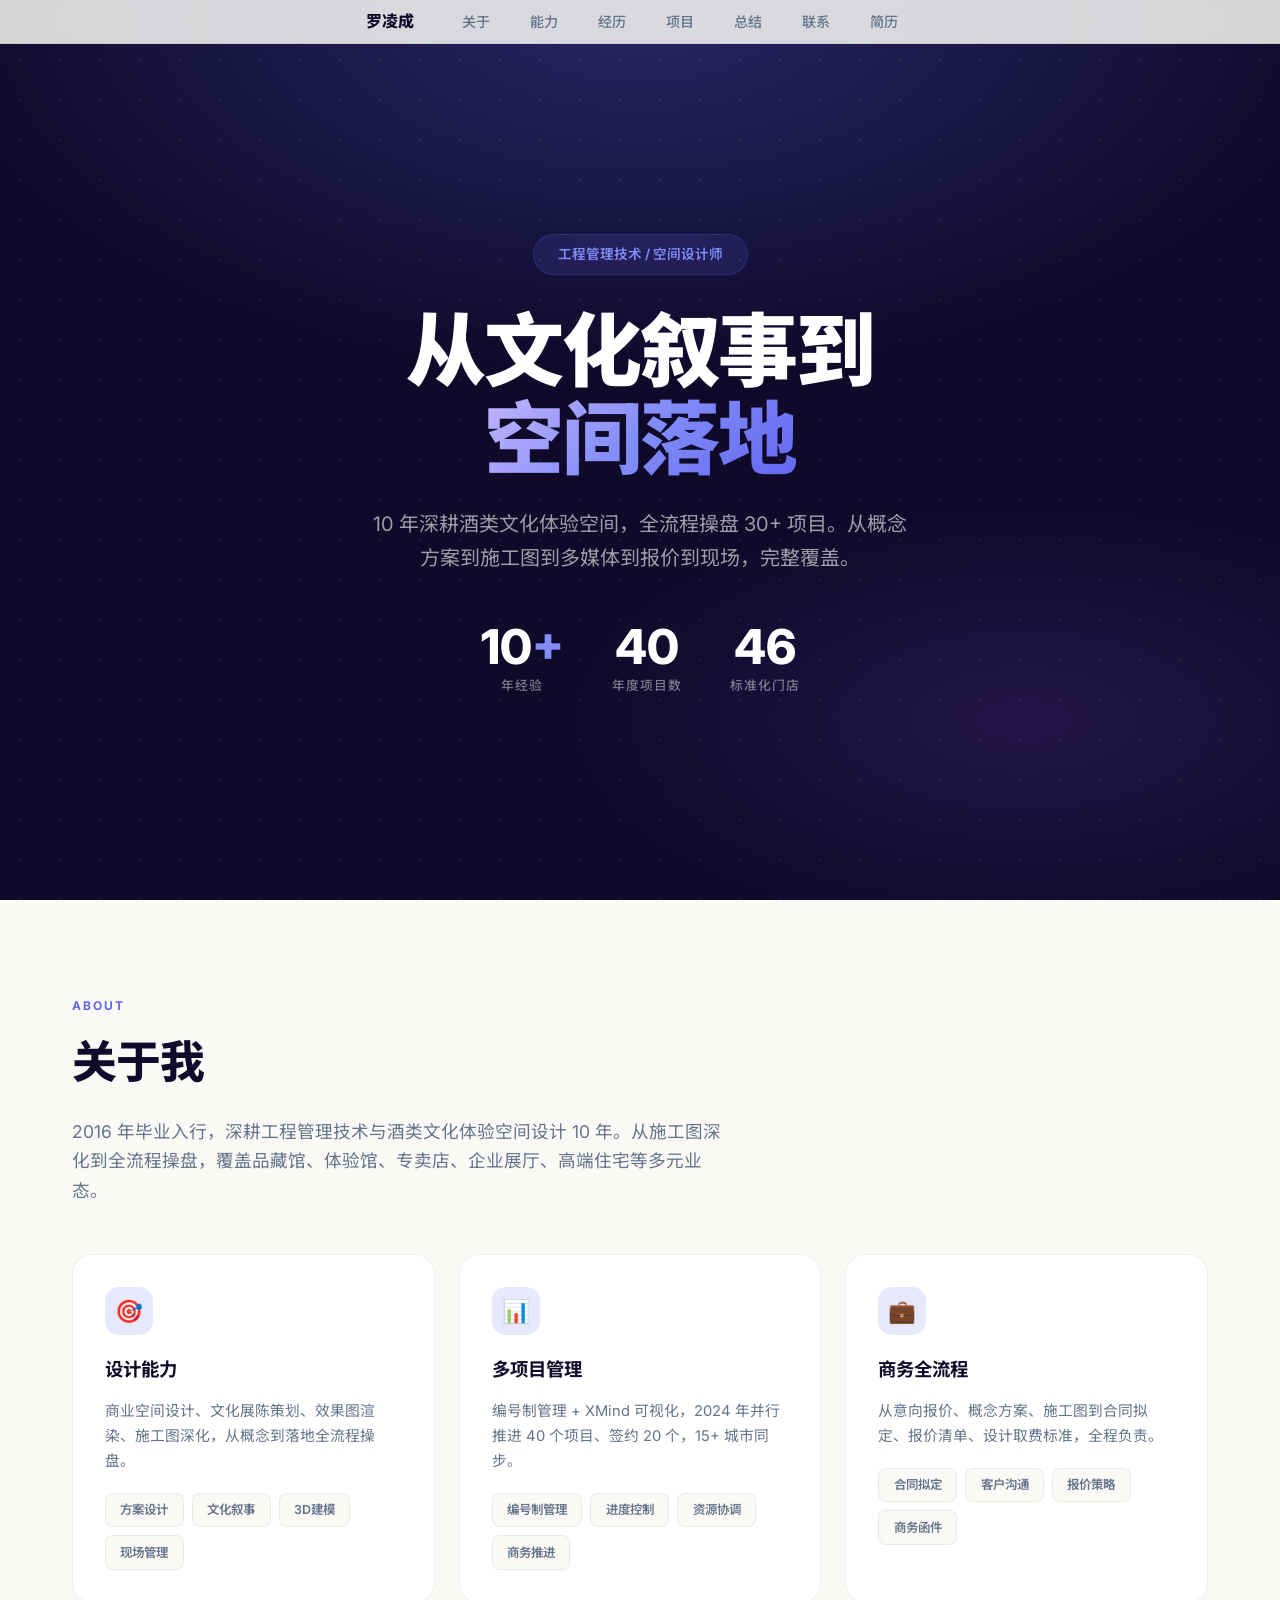
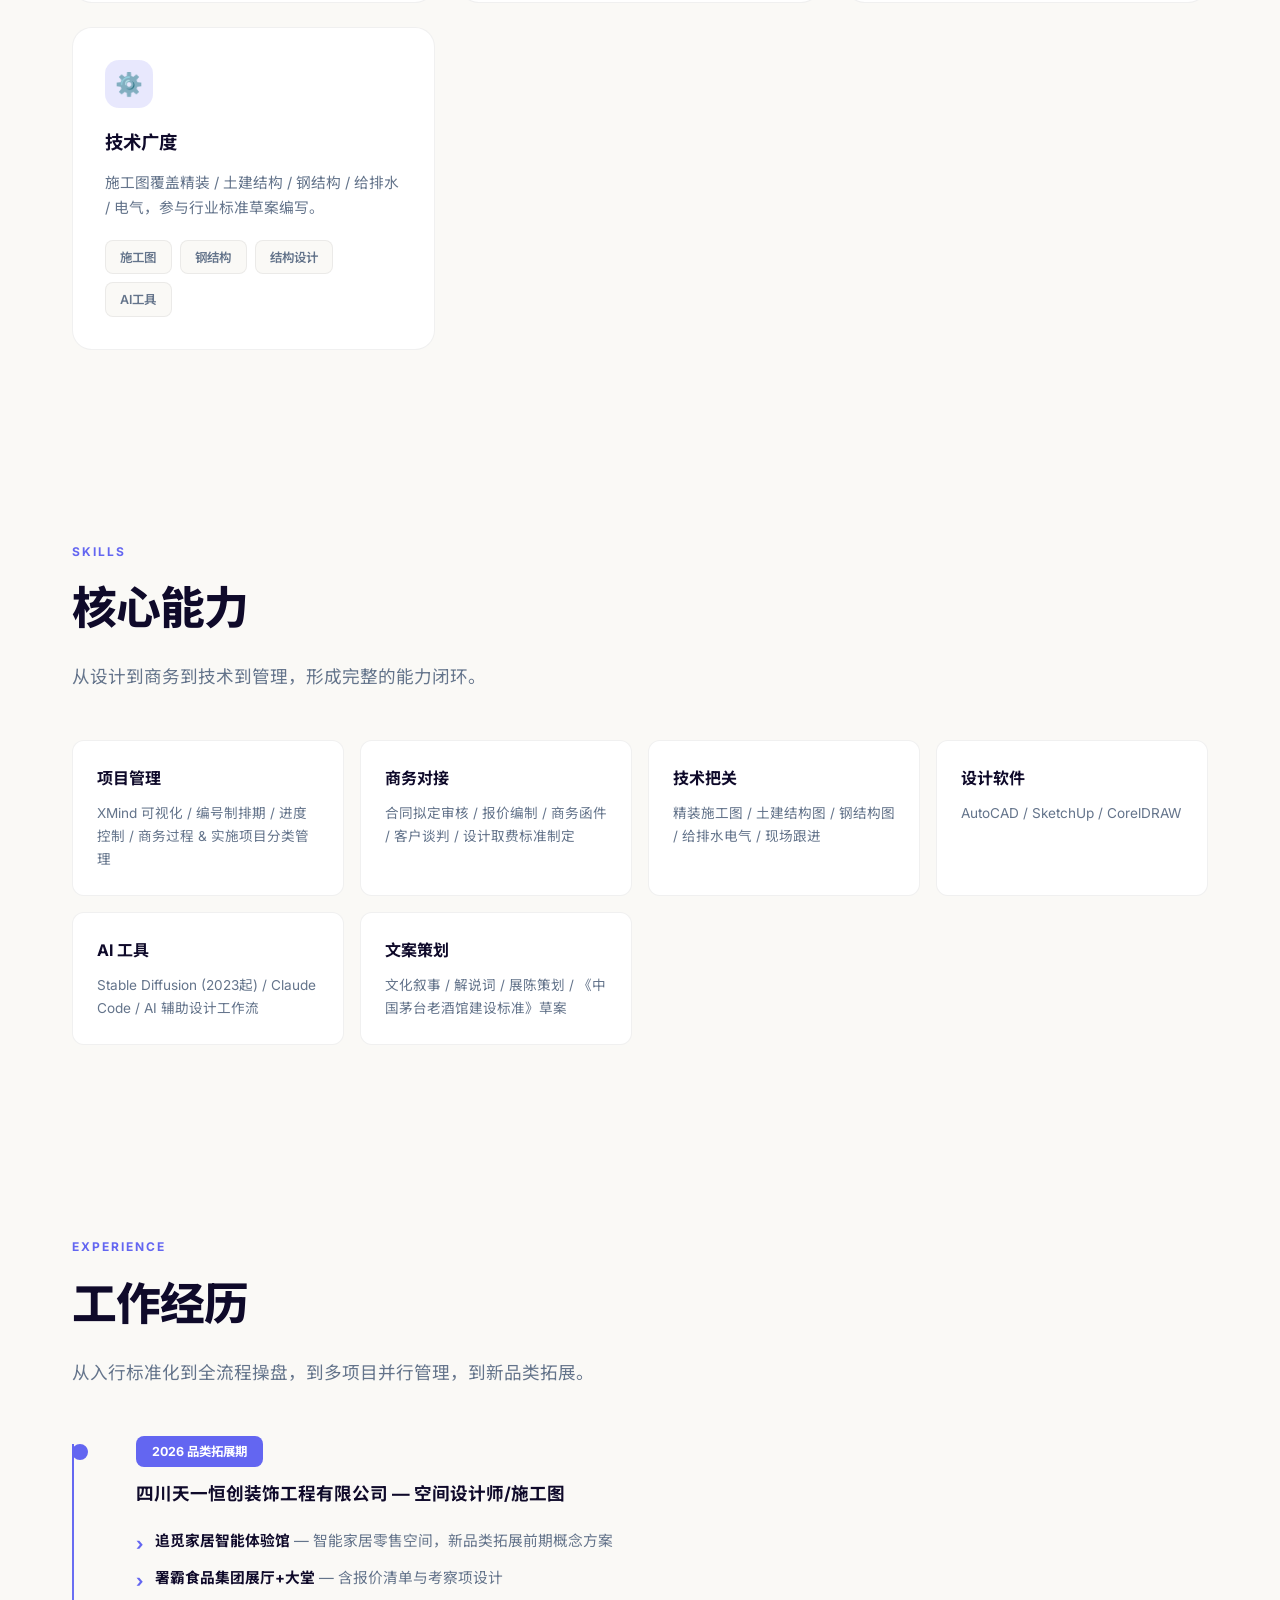
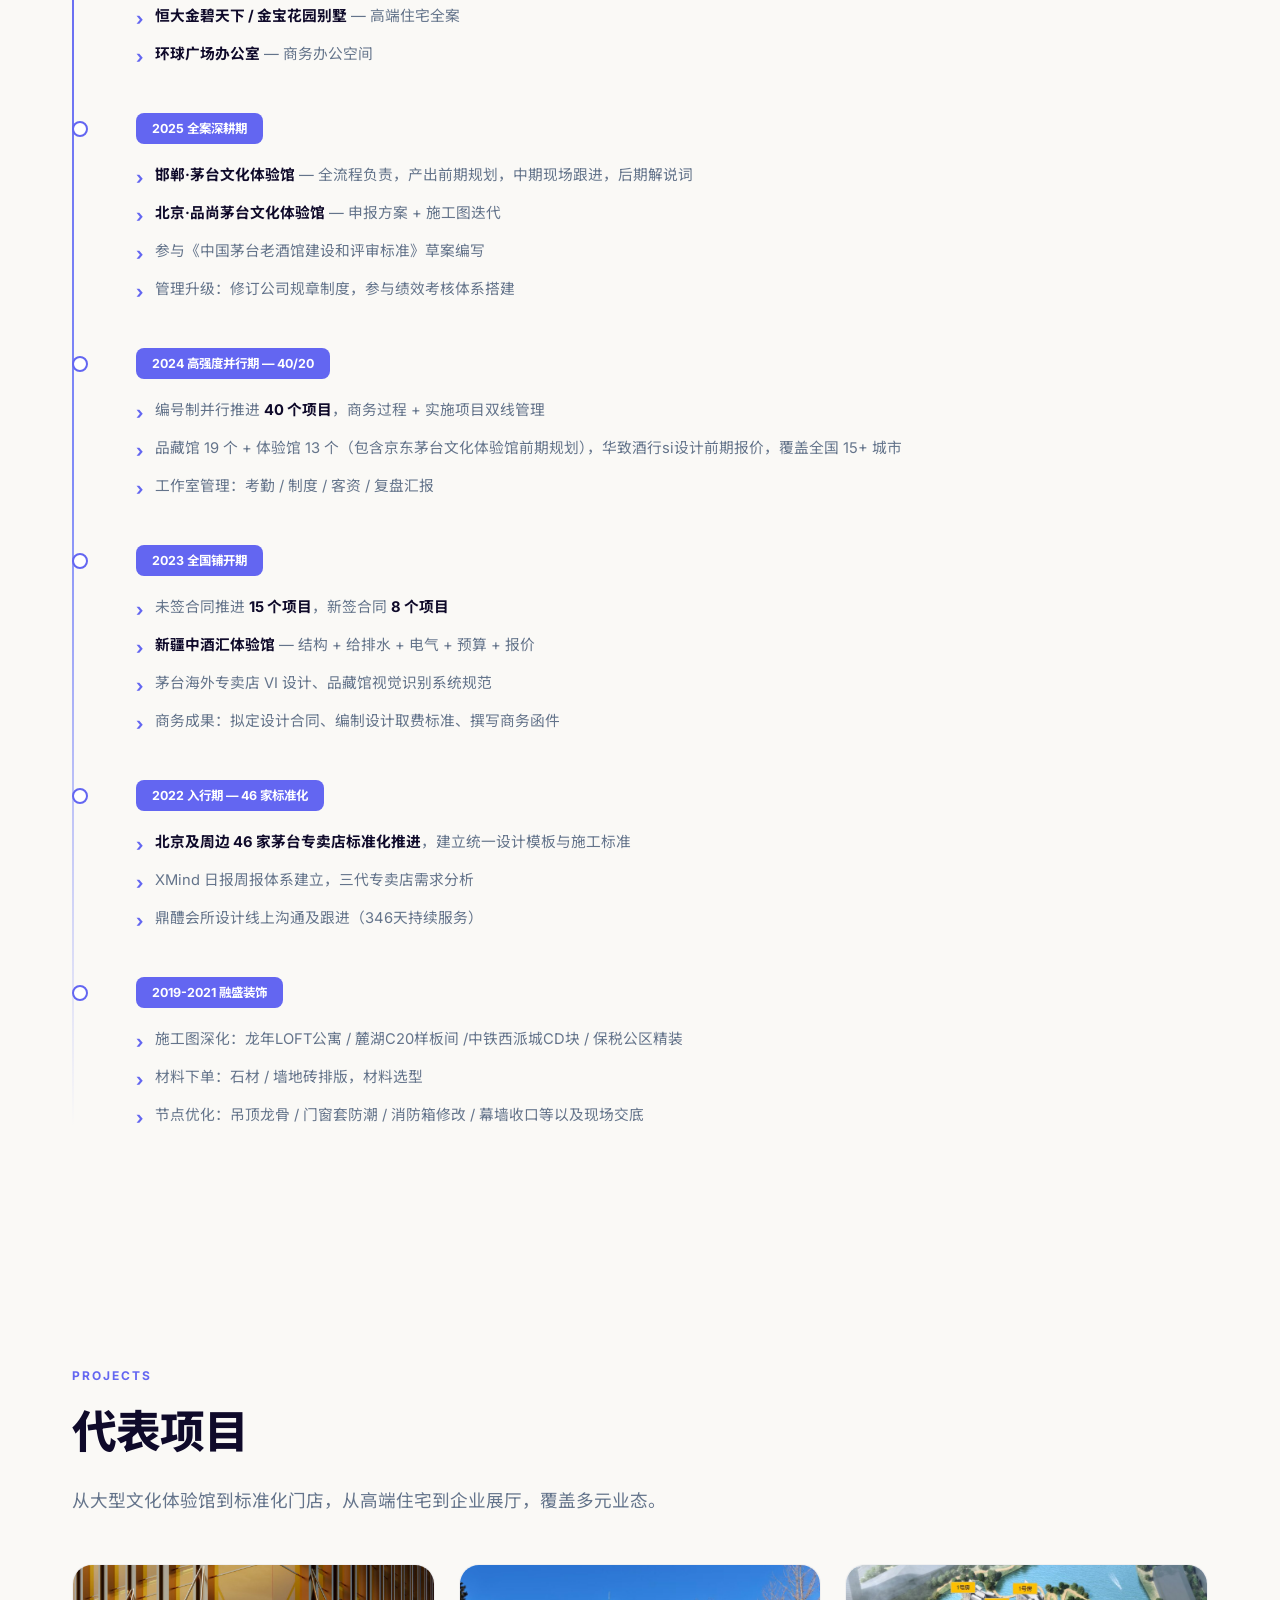
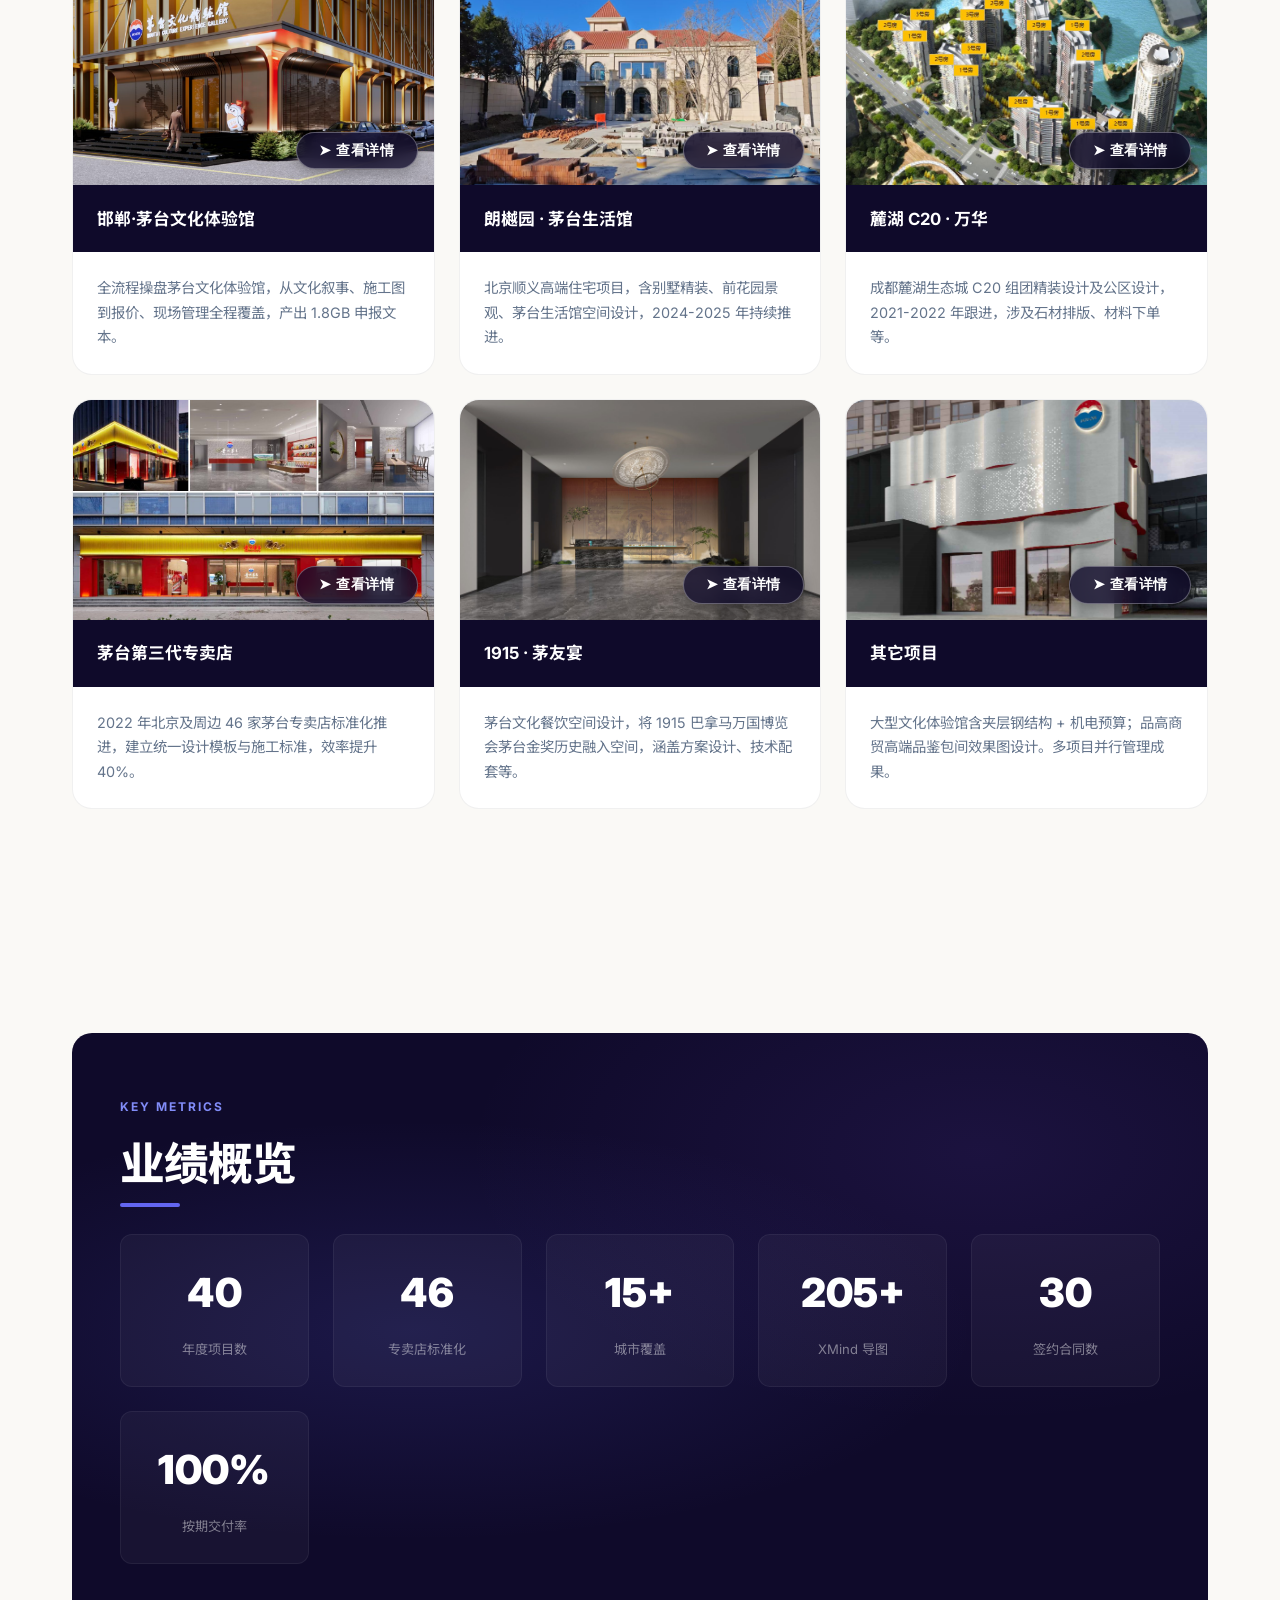
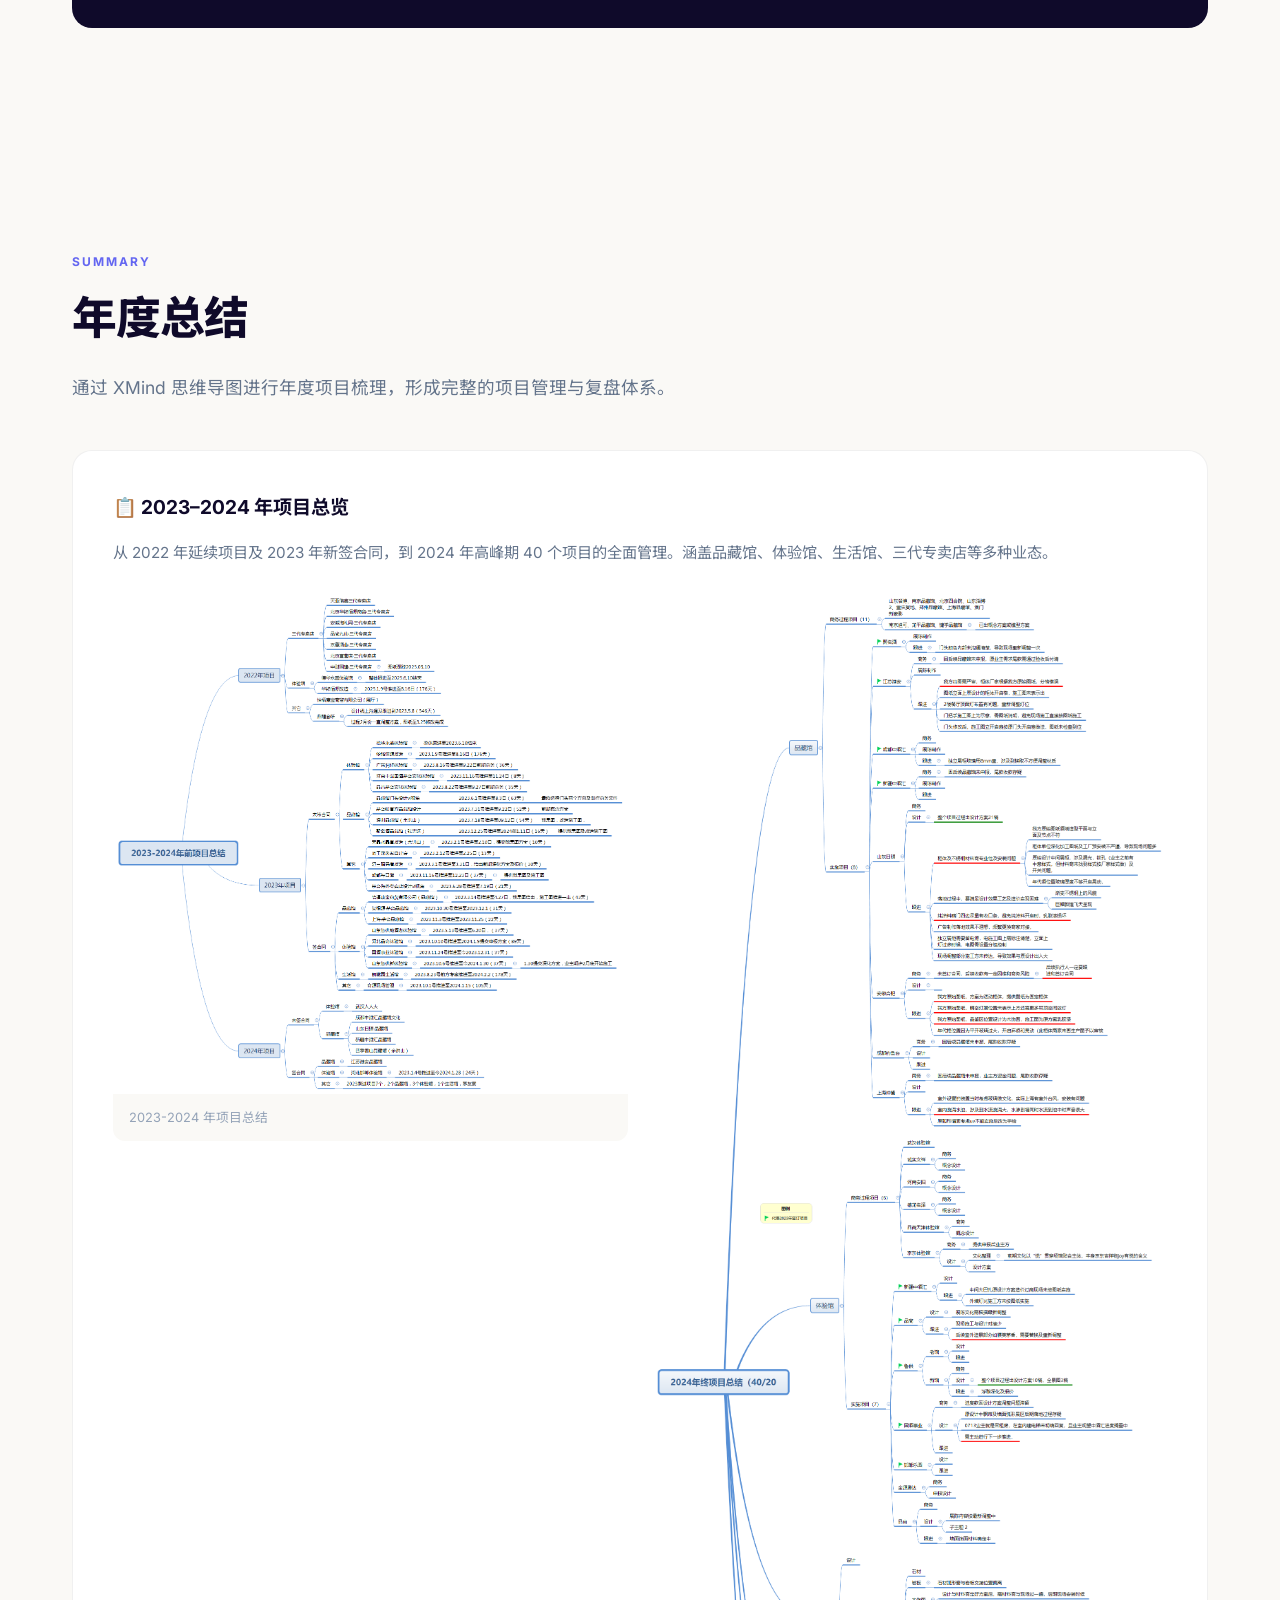
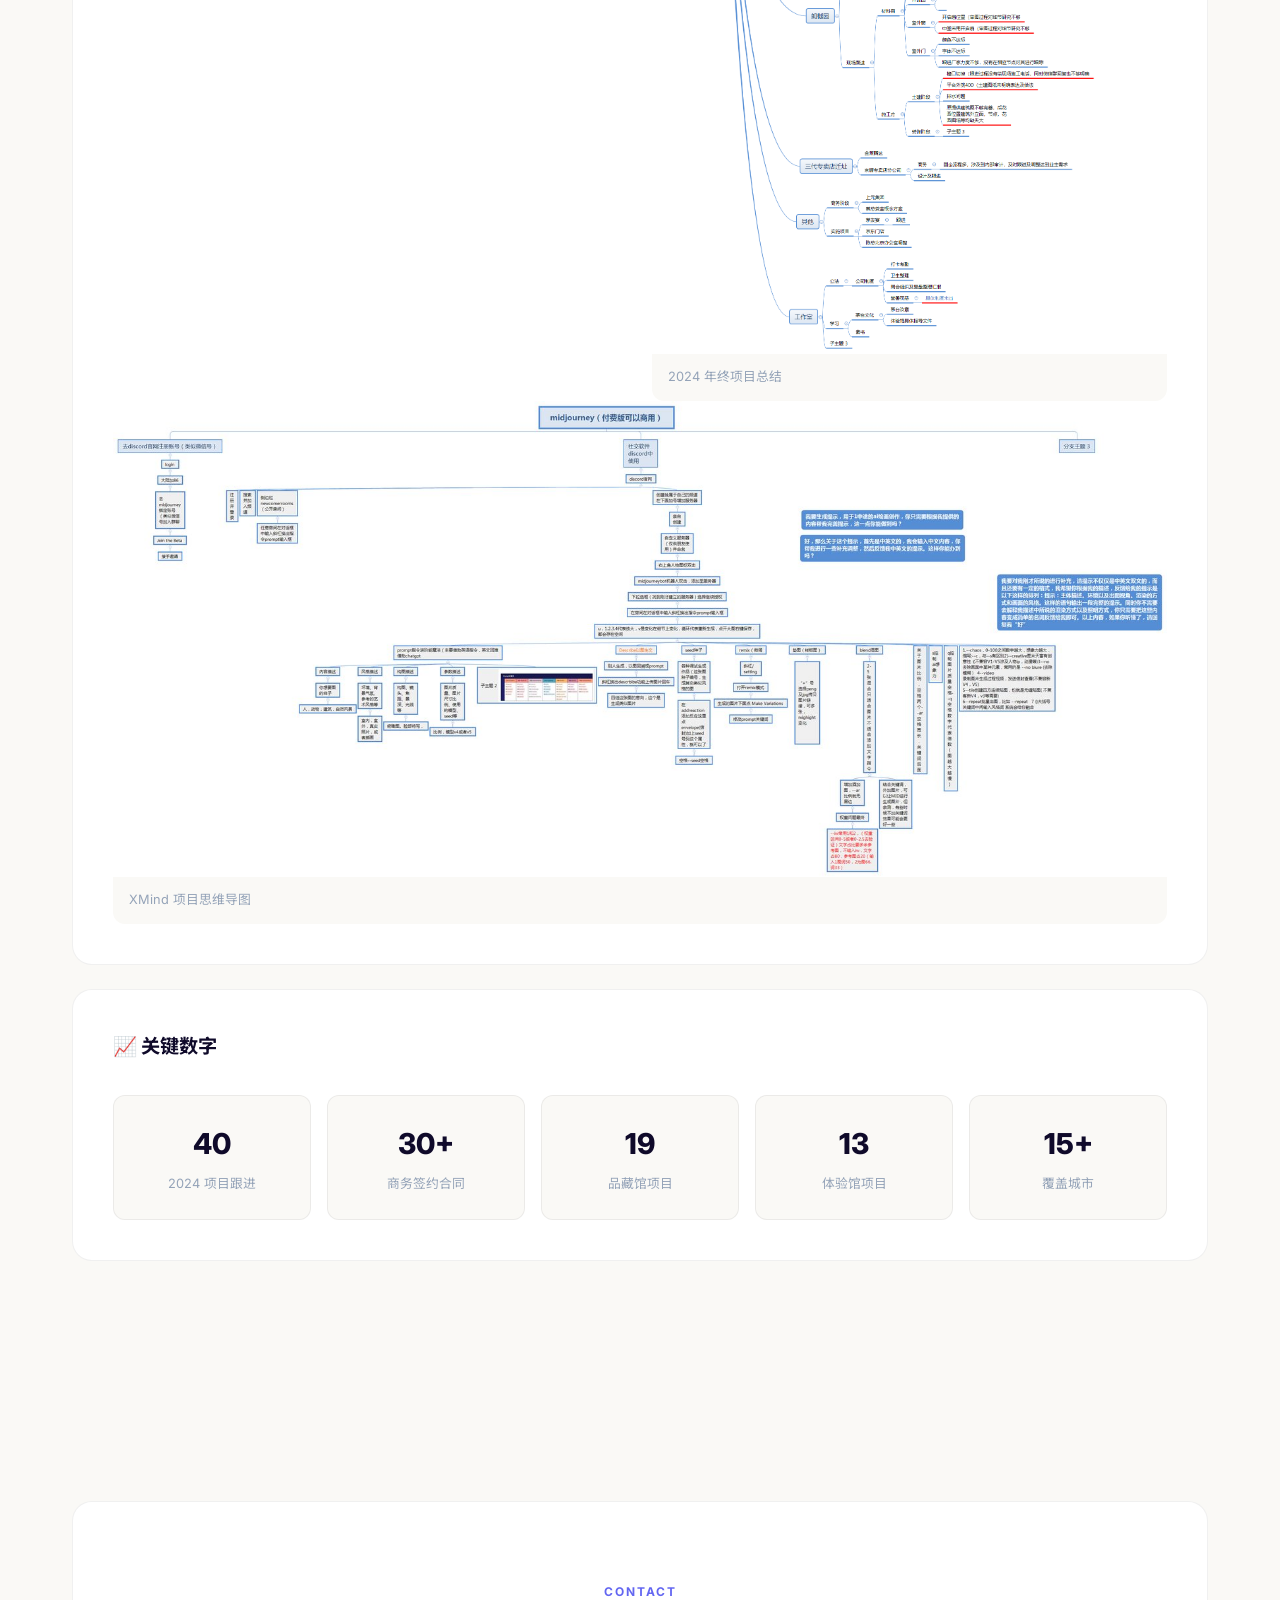
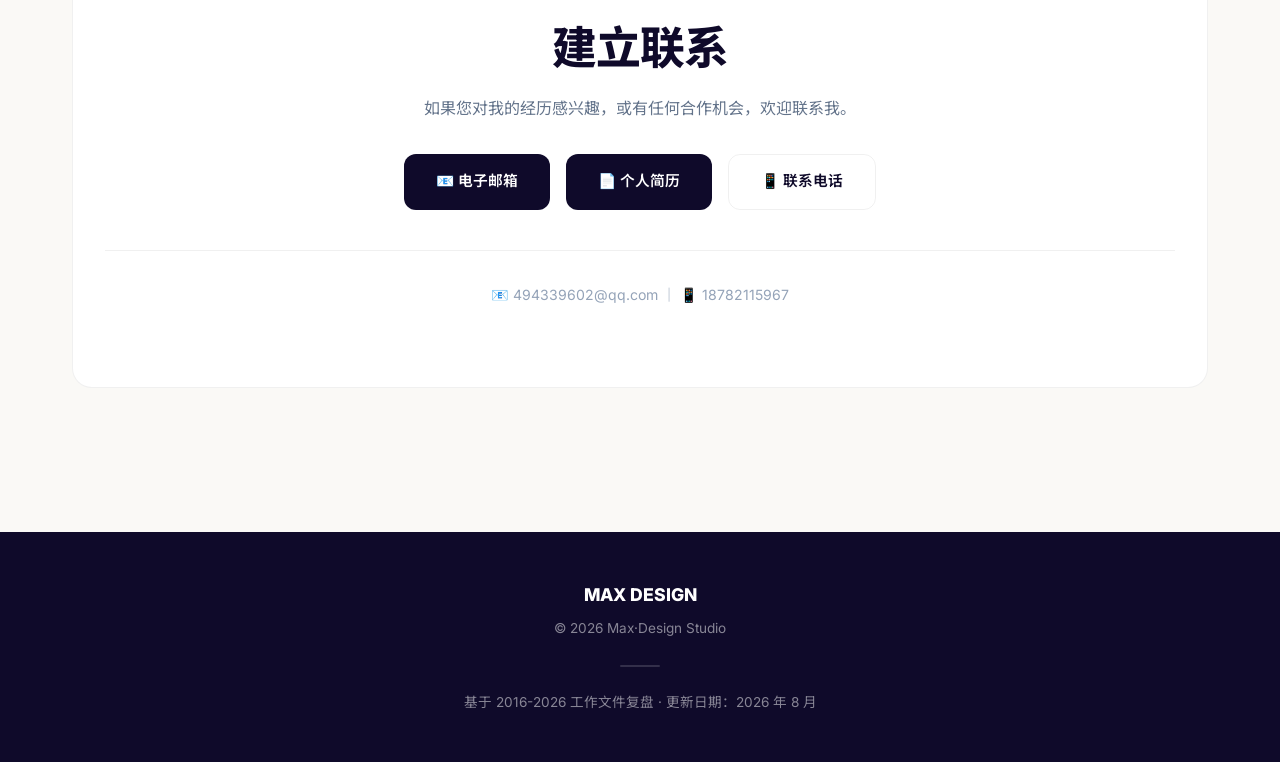
<file: index_with_images.html>
<!DOCTYPE html>
<html lang="zh"><head>
    <meta charset="UTF-8">
    <meta name="viewport" content="width=device-width, initial-scale=1.0">
    <meta name="description" content="罗凌成 · 酒类文化体验空间全流程设计师。10年深耕，全流程操盘30+项目，覆盖品藏馆、体验馆、专卖店、高端住宅等业态。从文化叙事到施工图到报价到现场，完整落地。">
    <meta name="keywords" content="空间设计师,商业空间设计,展陈设计,酒文化体验馆,室内设计,施工图深化,CAD,SketchUp,全案设计,项目管理,茅台文化体验馆">
    <meta property="og:title" content="罗凌成 · 空间设计师 — 作品集">
    <meta property="og:description" content="酒类文化体验空间全流程操盘，从文化叙事到空间落地。10年 · 30+项目 · 15城。">
    <meta property="og:image" content="https://mai951.github.io/luo-portfolio/images/project_summary_2023.png">
    <meta property="og:url" content="https://mai951.github.io/luo-portfolio/">
    <meta property="og:type" content="website">
    <title>罗凌成 · 空间设计师 — 作品集</title>
    <style>
        @import url('https://fonts.googleapis.com/css2?family=Noto+Sans+SC:wght@300;400;500;700;900&family=Inter:wght@300;400;500;600;700;800;900&display=swap');
        :root {
            --primary: #0f0a2a; --accent: #6366f1; --accent-light: #818cf8;
            --accent-glow: rgba(99,102,241,0.15); --bg: #faf9f6; --card: #ffffff;
            --text: #1a1a2e; --text-secondary: #64748b; --text-muted: #94a3b8;
            --border: rgba(0,0,0,0.06); --shadow-sm: 0 1px 3px rgba(0,0,0,0.04);
            --shadow-md: 0 4px 16px rgba(0,0,0,0.06); --shadow-lg: 0 20px 60px rgba(0,0,0,0.08);
            --radius: 20px; --radius-sm: 12px; --transition: 0.3s cubic-bezier(0.4,0,0.2,1);
        }
        * { margin:0; padding:0; box-sizing:border-box; }
        html { scroll-behavior:smooth; scroll-padding-top:100px; }
        body { font-family:'Inter','Noto Sans SC',sans-serif; background:var(--bg); color:var(--text); line-height:1.7; overflow-x:hidden; }

        /* === Nav === */
        nav {
            position:fixed; top:0; left:0; width:100%;
            background:rgba(250,249,246,0.85); backdrop-filter:blur(20px);
            padding:0 2rem; display:flex; justify-content:center; align-items:center;
            z-index:999; border-bottom:1px solid var(--border);
        }
        .nav-inner { display:flex; align-items:center; gap:0.5rem; max-width:900px; }
        .nav-logo { font-weight:800; font-size:1rem; color:var(--primary); margin-right:1.5rem; }
        nav a { color:var(--text-secondary); text-decoration:none; font-weight:500; font-size:0.88rem; padding:0.6rem 1rem; border-radius:8px; transition:all var(--transition); }
        nav a:hover, nav a.active { color:var(--primary); background:var(--accent-glow); }

        /* === Header === */
        header {
            min-height:100vh; display:flex; flex-direction:column; align-items:center; justify-content:center;
            text-align:center; padding:6rem 2rem 4rem; position:relative; overflow:hidden; background:var(--primary);
        }
        header::before {
            content:''; position:absolute; inset:0;
            background:radial-gradient(ellipse 80% 60% at 50% 0%,rgba(99,102,241,0.3) 0%,transparent 70%),
            radial-gradient(ellipse 60% 40% at 80% 80%,rgba(139,92,246,0.15) 0%,transparent 60%);
        }
        header::after {
            content:''; position:absolute; inset:0;
            background-image:radial-gradient(rgba(255,255,255,0.08) 1px,transparent 1px);
            background-size:40px 40px;
        }
        .hero-content { position:relative; z-index:1; max-width:800px; }
        .hero-badge {
            display:inline-block; background:rgba(99,102,241,0.15); color:var(--accent-light);
            padding:0.5rem 1.5rem; border-radius:50px; font-size:0.85rem; font-weight:600;
            margin-bottom:2rem; border:1px solid rgba(99,102,241,0.2);
        }
        header h1 {
            font-size:clamp(2.8rem,7vw,5rem); font-weight:900; color:#fff; line-height:1.1;
            margin-bottom:1.5rem; letter-spacing:-2px;
        }
        header h1 .gradient-text {
            background:linear-gradient(135deg,#c4b5fd,#818cf8,#6366f1);
            -webkit-background-clip:text; -webkit-text-fill-color:transparent; background-clip:text;
        }
        header .subtitle { font-size:clamp(1rem,2.5vw,1.25rem); color:rgba(255,255,255,0.6); max-width:550px; margin:0 auto 3rem; }
        .hero-stats { display:flex; justify-content:center; gap:3rem; flex-wrap:wrap; }
        .hero-stat { text-align:center; }
        .hero-stat .num { font-size:clamp(2rem,4vw,3rem); font-weight:800; color:#fff; display:block; line-height:1; }
        .hero-stat .num span { color:var(--accent-light); }
        .hero-stat .label { font-size:0.8rem; color:rgba(255,255,255,0.45); margin-top:0.5rem; font-weight:500; text-transform:uppercase; letter-spacing:1px; }

        /* === Sections === */
        section { padding:6rem 2rem; max-width:1200px; margin:0 auto; }
        .section-label { font-size:0.75rem; font-weight:700; text-transform:uppercase; letter-spacing:2px; color:var(--accent); margin-bottom:0.5rem; }
        section h2 { font-size:clamp(2rem,4vw,2.8rem); font-weight:800; color:var(--primary); letter-spacing:-1px; margin-bottom:1rem; }
        .section-desc { font-size:1.1rem; color:var(--text-secondary); max-width:650px; margin-bottom:3rem; }

        /* === Cards === */
        .about-grid { display:grid; grid-template-columns:repeat(auto-fit,minmax(280px,1fr)); gap:1.5rem; margin-top:2rem; }
        .about-card { background:var(--card); border-radius:var(--radius); padding:2rem; border:1px solid var(--border); transition:all var(--transition); }
        .about-card:hover { transform:translateY(-4px); box-shadow:var(--shadow-lg); }
        .about-card .icon { width:48px; height:48px; border-radius:14px; background:var(--accent-glow); display:flex; align-items:center; justify-content:center; font-size:1.4rem; margin-bottom:1.2rem; }
        .about-card h3 { font-size:1.15rem; font-weight:700; color:var(--primary); margin-bottom:0.8rem; }
        .about-card p { color:var(--text-secondary); font-size:0.92rem; margin-bottom:1.2rem; }
        .tag-group { display:flex; flex-wrap:wrap; gap:0.5rem; }
        .tag { background:var(--bg); color:var(--text-secondary); padding:0.35rem 0.9rem; border-radius:8px; font-size:0.78rem; font-weight:600; border:1px solid var(--border); }

        /* === Skills === */
        .skills-grid { display:grid; grid-template-columns:repeat(auto-fit,minmax(220px,1fr)); gap:1rem; margin-top:2rem; }
        .skill-card { background:var(--card); border:1px solid var(--border); border-radius:var(--radius-sm); padding:1.5rem; transition:all var(--transition); }
        .skill-card:hover { transform:translateY(-2px); box-shadow:var(--shadow-md); }
        .skill-card h3 { font-size:1rem; font-weight:700; color:var(--primary); margin-bottom:0.6rem; }
        .skill-card p { color:var(--text-secondary); font-size:0.85rem; }

        /* === Timeline === */
        .timeline { position:relative; padding-left:2rem; margin-top:3rem; }
        .timeline::before { content:''; position:absolute; left:0; top:8px; bottom:8px; width:2px; background:linear-gradient(180deg,var(--accent),var(--accent-light),transparent); }
        .timeline-item { position:relative; margin-bottom:2.5rem; padding-left:2rem; }
        .timeline-item::before { content:''; position:absolute; left:-2rem; top:8px; width:12px; height:12px; background:var(--card); border:2.5px solid var(--accent); border-radius:50%; }
        .timeline-item:first-child::before { background:var(--accent); }
        .year-badge { display:inline-block; background:var(--accent); color:#fff; padding:0.3rem 1rem; border-radius:8px; font-size:0.78rem; font-weight:700; margin-bottom:0.8rem; }
        .timeline-item h3 { font-size:1.1rem; font-weight:700; color:var(--primary); margin-bottom:0.8rem; }
        .timeline-item ul { list-style:none; }
        .timeline-item li { padding:0.4rem 0; color:var(--text-secondary); font-size:0.92rem; padding-left:1.2rem; position:relative; }
        .timeline-item li::before { content:'›'; position:absolute; left:0; color:var(--accent); font-weight:700; font-size:1.1rem; }
        .timeline-item li strong { color:var(--primary); }

        /* === Projects === */
        .projects-grid { display:grid; grid-template-columns:repeat(auto-fit,minmax(340px,1fr)); gap:1.5rem; margin-top:2rem; }
        .project-card { background:var(--card); border-radius:var(--radius); overflow:hidden; border:1px solid var(--border); transition:all 0.4s ease; }
        .project-card:hover { transform:translateY(-6px); box-shadow:var(--shadow-lg); }
        .project-img { width:100%; height:220px; object-fit:cover; display:block; }
        .project-img-wrap { overflow:hidden; position:relative; }
        .detail-btn {
            position:absolute; right:1rem; bottom:1rem; z-index:10;
            background:rgba(15,10,42,0.78); color:#fff;
            border:1px solid rgba(255,255,255,0.3);
            padding:0.55rem 1.4rem; border-radius:50px;
            font-size:0.85rem; font-weight:700; cursor:pointer;
            backdrop-filter:blur(8px); -webkit-backdrop-filter:blur(8px);
            letter-spacing:0.5px; transition:all var(--transition);
            box-shadow:0 4px 15px rgba(0,0,0,0.3);
            display:inline-flex; align-items:center; gap:0.4rem;
        }
        .detail-btn:hover {
            background:var(--accent); border-color:var(--accent);
            transform:translateY(-2px); box-shadow:0 8px 25px rgba(99,102,241,0.45);
        }
        .project-header { background:var(--primary); color:#fff; padding:1.2rem 1.5rem; }
        .project-header h3 { font-size:1.05rem; font-weight:700; }
        .project-body { padding:1.5rem; }
        .project-body p { color:var(--text-secondary); font-size:0.9rem; }
        .project-placeholder { height:220px; background:linear-gradient(135deg,var(--primary) 0%,#1a1a3e 50%,var(--accent) 100%); display:flex; align-items:center; justify-content:center; color:rgba(255,255,255,0.7); font-size:0.95rem; text-align:center; padding:2rem; line-height:1.8; }

        /* === Stats Dark === */
        .stats-dark { background:var(--primary); border-radius:var(--radius); padding:4rem 3rem; margin:2rem 0; position:relative; overflow:hidden; }
        .stats-dark::before { content:''; position:absolute; inset:0; background:radial-gradient(ellipse at 30% 50%,rgba(99,102,241,0.15) 0%,transparent 50%),radial-gradient(ellipse at 80% 20%,rgba(139,92,246,0.1) 0%,transparent 40%); }
        .stats-dark h2 { color:#fff; position:relative; }
        .stats-dark h2::after { content:''; position:absolute; bottom:-5px; left:0; width:60px; height:4px; background:var(--accent); border-radius:2px; }
        .stats-grid-dark { display:grid; grid-template-columns:repeat(auto-fit,minmax(160px,1fr)); gap:1.5rem; margin-top:2rem; position:relative; }
        .stat-block { text-align:center; padding:1.5rem 1rem; border-radius:var(--radius-sm); background:rgba(255,255,255,0.04); border:1px solid rgba(255,255,255,0.06); transition:all var(--transition); }
        .stat-block:hover { background:rgba(255,255,255,0.08); transform:translateY(-3px); }
        .stat-block .number { font-size:clamp(2rem,4vw,2.5rem); font-weight:900; color:#fff; display:block; margin-bottom:0.5rem; }
        .stat-block .label { font-size:0.82rem; color:rgba(255,255,255,0.45); }

        /* === Summary === */
        .summary-section { background:var(--card); border-radius:var(--radius); padding:2.5rem; border:1px solid var(--border); margin-top:2rem; }
        .summary-section h3 { font-size:1.2rem; font-weight:700; color:var(--primary); margin-bottom:1rem; }
        .summary-section>p { color:var(--text-secondary); font-size:0.95rem; margin-bottom:1.5rem; }
        .summary-charts { display:grid; grid-template-columns:repeat(auto-fit,minmax(380px,1fr)); gap:1.5rem; }
        .summary-chart img { width:100%; height:auto; display:block; border-radius:var(--radius-sm); }
        .summary-chart p { padding:0.8rem 1rem; font-size:0.8rem; color:var(--text-muted); background:var(--bg); border-radius:0 0 var(--radius-sm) var(--radius-sm); }
        .summary-stats { display:flex; gap:1rem; flex-wrap:wrap; margin-top:2rem; }
        .summary-stat { background:var(--bg); border-radius:var(--radius-sm); padding:1.5rem; text-align:center; flex:1; min-width:120px; border:1px solid var(--border); }
        .summary-stat .num { font-size:1.8rem; font-weight:800; color:var(--primary); }
        .summary-stat .desc { font-size:0.8rem; color:var(--text-muted); margin-top:0.3rem; }

        /* === Contact === */
        .contact-section { text-align:center; padding:5rem 2rem; background:var(--card); margin:3rem 0; border-radius:var(--radius); border:1px solid var(--border); }
        .contact-section h2 { margin-bottom:0.5rem; }
        .contact-section>p { color:var(--text-secondary); margin-bottom:2rem; }
        .contact-buttons { display:flex; justify-content:center; gap:1rem; flex-wrap:wrap; }
        .btn { display:inline-flex; align-items:center; gap:0.5rem; padding:0.9rem 2rem; background:var(--primary); color:#fff; text-decoration:none; border-radius:12px; font-weight:600; font-size:0.92rem; transition:all var(--transition); }
        .btn:hover { transform:translateY(-2px); box-shadow:0 8px 25px rgba(15,10,42,0.2); }
        .btn-outline { background:transparent; color:var(--primary); border:1px solid var(--border); }
        .btn-outline:hover { background:var(--primary); color:#fff; }
        .access-info { margin-top:2.5rem; padding-top:2rem; border-top:1px solid var(--border); }
        .access-info p { font-size:0.88rem; color:var(--text-muted); }
        .access-info code { background:var(--bg); padding:0.3rem 0.8rem; border-radius:6px; font-size:0.85rem; color:var(--accent); border:1px solid var(--border); }

        /* === Footer === */
        footer { background:var(--primary); color:rgba(255,255,255,0.5); text-align:center; padding:3rem 2rem; }
        footer .brand { display:inline-block; font-weight:800; font-size:1.1rem; color:#fff; margin-bottom:0.5rem; }
        footer p { font-size:0.85rem; }
        footer .divider { width:40px; height:2px; background:rgba(255,255,255,0.15); margin:1.5rem auto; border-radius:1px; }

        /* === Responsive === */
        @media(max-width:768px){ nav{padding:0 1rem;} nav a{padding:0.5rem 0.6rem;font-size:0.8rem;} section{padding:4rem 1.5rem;} .projects-grid,.summary-charts{grid-template-columns:1fr;} .stats-dark{padding:3rem 1.5rem;} }
        @media(max-width:480px){ header{padding:7rem 1rem 3rem;min-height:90vh;} .hero-stats{flex-direction:column;gap:1.5rem;} .contact-buttons{flex-direction:column;align-items:center;} .btn{width:100%;max-width:280px;justify-content:center;} }
    </style>
</head>
<body>

    <!-- Navigation -->
    <nav>
        <div class="nav-inner">
            <span class="nav-logo">罗凌成</span>
            <a href="#about">关于</a>
            <a href="#skills">能力</a>
            <a href="#experience">经历</a>
            <a href="#projects">项目</a>
            <a href="#summary">总结</a>
            <a href="#contact">联系</a>
            <a href="简历.html">简历</a>
        </div>
    </nav>

    <!-- Hero -->
    <header>
        <div class="hero-content">
            <div class="hero-badge">工程管理技术 / 空间设计师</div>
            <h1>从文化叙事到<br><span class="gradient-text">空间落地</span></h1>
            <p class="subtitle">10 年深耕酒类文化体验空间，全流程操盘 30+ 项目。从概念方案到施工图到多媒体到报价到现场，完整覆盖。</p>
            <div class="hero-stats">
                <div class="hero-stat">
                    <span class="num">10<span>+</span></span>
                    <span class="label">年经验</span>
                </div>
                <div class="hero-stat">
                    <span class="num">40</span>
                    <span class="label">年度项目数</span>
                </div>
                <div class="hero-stat">
                    <span class="num">46</span>
                    <span class="label">标准化门店</span>
                </div>
            </div>
        </div>
    </header>

    <!-- About -->
    <section id="about">
        <div>
            <div class="section-label">About</div>
            <h2>关于我</h2>
            <p class="section-desc">2016 年毕业入行，深耕工程管理技术与酒类文化体验空间设计 10 年。从施工图深化到全流程操盘，覆盖品藏馆、体验馆、专卖店、企业展厅、高端住宅等多元业态。</p>
        </div>
        <div class="about-grid">
            <div class="about-card">
                <div class="icon">🎯</div>
                <h3>设计能力</h3>
                <p>商业空间设计、文化展陈策划、效果图渲染、施工图深化，从概念到落地全流程操盘。</p>
                <div class="tag-group">
                    <span class="tag">方案设计</span>
                    <span class="tag">文化叙事</span>
                    <span class="tag">3D建模</span>
                    <span class="tag">现场管理</span>
                </div>
            </div>
            <div class="about-card">
                <div class="icon">📊</div>
                <h3>多项目管理</h3>
                <p>编号制管理 + XMind 可视化，2024 年并行推进 40 个项目、签约 20 个，15+ 城市同步。</p>
                <div class="tag-group">
                    <span class="tag">编号制管理</span>
                    <span class="tag">进度控制</span>
                    <span class="tag">资源协调</span>
                    <span class="tag">商务推进</span>
                </div>
            </div>
            <div class="about-card">
                <div class="icon">💼</div>
                <h3>商务全流程</h3>
                <p>从意向报价、概念方案、施工图到合同拟定、报价清单、设计取费标准，全程负责。</p>
                <div class="tag-group">
                    <span class="tag">合同拟定</span>
                    <span class="tag">客户沟通</span>
                    <span class="tag">报价策略</span>
                    <span class="tag">商务函件</span>
                </div>
            </div>
            <div class="about-card">
                <div class="icon">⚙️</div>
                <h3>技术广度</h3>
                <p>施工图覆盖精装 / 土建结构 / 钢结构 / 给排水 / 电气，参与行业标准草案编写。</p>
                <div class="tag-group">
                    <span class="tag">施工图</span>
                    <span class="tag">钢结构</span>
                    <span class="tag">结构设计</span>
                    <span class="tag">AI工具</span>
                </div>
            </div>
        </div>
    </section>

    <!-- Skills -->
    <section id="skills">
        <div>
            <div class="section-label">Skills</div>
            <h2>核心能力</h2>
            <p class="section-desc">从设计到商务到技术到管理，形成完整的能力闭环。</p>
        </div>
        <div class="skills-grid">
            <div class="skill-card">
                <h3>项目管理</h3>
                <p>XMind 可视化 / 编号制排期 / 进度控制 / 商务过程 &amp; 实施项目分类管理</p>
            </div>
            <div class="skill-card">
                <h3>商务对接</h3>
                <p>合同拟定审核 / 报价编制 / 商务函件 / 客户谈判 / 设计取费标准制定</p>
            </div>
            <div class="skill-card">
                <h3>技术把关</h3>
                <p>精装施工图 / 土建结构图 / 钢结构图 / 给排水电气 / 现场跟进</p>
            </div>
            <div class="skill-card">
                <h3>设计软件</h3>
                <p>AutoCAD / SketchUp / CorelDRAW</p>
            </div>
            <div class="skill-card">
                <h3>AI 工具</h3>
                <p>Stable Diffusion (2023起) / Claude Code / AI 辅助设计工作流</p>
            </div>
            <div class="skill-card">
                <h3>文案策划</h3>
                <p>文化叙事 / 解说词 / 展陈策划 / 《中国茅台老酒馆建设标准》草案</p>
            </div>
        </div>
    </section>

    <!-- Experience -->
    <section id="experience">
        <div>
            <div class="section-label">Experience</div>
            <h2>工作经历</h2>
            <p class="section-desc">从入行标准化到全流程操盘，到多项目并行管理，到新品类拓展。</p>
        </div>
        <div class="timeline">
            <div class="timeline-item">
                <span class="year-badge">2026 品类拓展期</span>
                <h3>四川天一恒创装饰工程有限公司 — 空间设计师/施工图</h3>
                <ul>
                    <li><strong>追觅家居智能体验馆</strong> — 智能家居零售空间，新品类拓展前期概念方案</li>
                    <li><strong>署霸食品集团展厅+大堂</strong> — 含报价清单与考察项设计</li>
                    <li><strong>恒大金碧天下 / 金宝花园别墅</strong> — 高端住宅全案</li>
                    <li><strong>环球广场办公室</strong> — 商务办公空间</li>
                </ul>
            </div>
            <div class="timeline-item">
                <span class="year-badge">2025 全案深耕期</span>
                <ul>
                    <li><strong>邯郸·茅台文化体验馆</strong> — 全流程负责，产出前期规划，中期现场跟进，后期解说词</li>
                    <li><strong>北京·品尚茅台文化体验馆</strong> — 申报方案 + 施工图迭代</li>
                    <li>参与《中国茅台老酒馆建设和评审标准》草案编写</li>
                    <li>管理升级：修订公司规章制度，参与绩效考核体系搭建</li>
                </ul>
            </div>
            <div class="timeline-item">
                <span class="year-badge">2024 高强度并行期 — 40/20</span>
                <ul>
                    <li>编号制并行推进 <strong>40 个项目</strong>，商务过程 + 实施项目双线管理</li>
                    <li>品藏馆 19 个 + 体验馆 13 个（包含京东茅台文化体验馆前期规划），华致酒行si设计前期报价，覆盖全国 15+ 城市</li>
                    <li>工作室管理：考勤 / 制度 / 客资 / 复盘汇报</li>
                </ul>
            </div>
            <div class="timeline-item">
                <span class="year-badge">2023 全国铺开期</span>
                <ul>
                    <li>未签合同推进 <strong>15 个项目</strong>，新签合同 <strong>8 个项目</strong></li>
                    <li><strong>新疆中酒汇体验馆</strong> — 结构 + 给排水 + 电气 + 预算 + 报价</li>
                    <li>茅台海外专卖店 VI 设计、品藏馆视觉识别系统规范</li>
                    <li>商务成果：拟定设计合同、编制设计取费标准、撰写商务函件</li>
                </ul>
            </div>
            <div class="timeline-item">
                <span class="year-badge">2022 入行期 — 46 家标准化</span>
                <ul>
                    <li><strong>北京及周边 46 家茅台专卖店标准化推进</strong>，建立统一设计模板与施工标准</li>
                    <li>XMind 日报周报体系建立，三代专卖店需求分析</li>
                    <li>鼎醴会所设计线上沟通及跟进（346天持续服务）</li>
                </ul>
            </div>
            <div class="timeline-item">
                <span class="year-badge">2019-2021 融盛装饰</span>
                <ul>
                    <li>施工图深化：龙年LOFT公寓 / 麓湖C20样板间 /中铁西派城CD块 / 保税公区精装</li>
                    <li>材料下单：石材 / 墙地砖排版，材料选型</li>
                    <li>节点优化：吊顶龙骨 / 门窗套防潮 / 消防箱修改 / 幕墙收口等以及现场交底</li>
                </ul>
            </div>
        </div>
    </section>

    <!-- Projects -->
    <section id="projects">
        <div>
            <div class="section-label">Projects</div>
            <h2>代表项目</h2>
            <p class="section-desc">从大型文化体验馆到标准化门店，从高端住宅到企业展厅，覆盖多元业态。</p>
        </div>
                <div class="projects-grid">
            <div class="project-card" onclick="window.open('项目/邯郸茅台文化体验馆/index.html','_blank')" style="cursor:pointer;">
                <div class="project-img-wrap">
                    <img src="images/邯郸茅台文化体验馆/1.png" alt="邯郸茅台文化体验馆" class="project-img" onerror="this.style.opacity=0">
                <button class="detail-btn">➤ 查看详情</button>
                </div>
                <div class="project-header">
                    <h3>邯郸·茅台文化体验馆</h3>
                </div>
                <div class="project-body">
                    <p>全流程操盘茅台文化体验馆，从文化叙事、施工图到报价、现场管理全程覆盖，产出 1.8GB 申报文本。</p>
                </div>
            </div>
            <div class="project-card" onclick="window.open('项目/朗樾园/index.html','_blank')" style="cursor:pointer;">
                <div class="project-img-wrap">
                    <img src="images/朗樾园/1.jpg" alt="朗樾园" class="project-img" onerror="this.style.opacity=0">
                <button class="detail-btn">➤ 查看详情</button>
                </div>
                <div class="project-header">
                    <h3>朗樾园 · 茅台生活馆</h3>
                </div>
                <div class="project-body">
                    <p>北京顺义高端住宅项目，含别墅精装、前花园景观、茅台生活馆空间设计，2024-2025 年持续推进。</p>
                </div>
            </div>
            <div class="project-card" onclick="window.open('项目/麓湖C20/index.html','_blank')" style="cursor:pointer;">
                <div class="project-img-wrap">
                    <img src="images/麓湖C20/1.png" alt="麓湖C20" class="project-img" onerror="this.style.opacity=0">
                <button class="detail-btn">➤ 查看详情</button>
                </div>
                <div class="project-header">
                    <h3>麓湖 C20 · 万华</h3>
                </div>
                <div class="project-body">
                    <p>成都麓湖生态城 C20 组团精装设计及公区设计，2021-2022 年跟进，涉及石材排版、材料下单等。</p>
                </div>
            </div>
            <div class="project-card" onclick="window.open('项目/茅台专卖店/index.html','_blank')" style="cursor:pointer;">
                <div class="project-img-wrap">
                    <img src="images/茅台专卖店/1.png" alt="茅台专卖店" class="project-img" onerror="this.style.opacity=0">
                <button class="detail-btn">➤ 查看详情</button>
                </div>
                <div class="project-header">
                    <h3>茅台第三代专卖店</h3>
                </div>
                <div class="project-body">
                    <p>2022 年北京及周边 46 家茅台专卖店标准化推进，建立统一设计模板与施工标准，效率提升 40%。</p>
                </div>
            </div>
            <div class="project-card" onclick="window.open('项目/茅友宴/index.html','_blank')" style="cursor:pointer;">
                <div class="project-img-wrap">
                    <img src="images/茅友宴/1.jpg" alt="茅友宴" class="project-img" onerror="this.style.opacity=0">
                <button class="detail-btn">➤ 查看详情</button>
                </div>
                <div class="project-header">
                    <h3>1915 · 茅友宴</h3>
                </div>
                <div class="project-body">
                    <p>茅台文化餐饮空间设计，将 1915 巴拿马万国博览会茅台金奖历史融入空间，涵盖方案设计、技术配套等。</p>
                </div>
            </div>
            <div class="project-card" onclick="window.open('项目/其他/index.html','_blank')" style="cursor:pointer;">
                <div class="project-img-wrap">
                    <img src="images/其他/1.png" alt="其他" class="project-img" onerror="this.style.opacity=0">
                <button class="detail-btn">➤ 查看详情</button>
                </div>
                <div class="project-header">
                    <h3>其它项目</h3>
                </div>
                <div class="project-body">
                    <p>大型文化体验馆含夹层钢结构 + 机电预算；品高商贸高端品鉴包间效果图设计。多项目并行管理成果。</p>
                </div>
            </div>
        </div>
    </section>

    <!-- Stats Dark -->
    <section id="stats">
        <div class="stats-dark">
            <div class="section-label" style="color:var(--accent-light);">Key Metrics</div>
            <h2>业绩概览</h2>
            <div class="stats-grid-dark">
                <div class="stat-block"><span class="number">40</span><span class="label">年度项目数</span></div>
                <div class="stat-block"><span class="number">46</span><span class="label">专卖店标准化</span></div>
                <div class="stat-block"><span class="number">15+</span><span class="label">城市覆盖</span></div>
                <div class="stat-block"><span class="number">205+</span><span class="label">XMind 导图</span></div>
                <div class="stat-block"><span class="number">30</span><span class="label">签约合同数</span></div>
                <div class="stat-block"><span class="number">100%</span><span class="label">按期交付率</span></div>
            </div>
        </div>
    </section>

    <!-- Summary -->
    <section id="summary">
        <div>
            <div class="section-label">Summary</div>
            <h2>年度总结</h2>
            <p class="section-desc">通过 XMind 思维导图进行年度项目梳理，形成完整的项目管理与复盘体系。</p>
        </div>
        <div class="summary-section">
            <h3>📋 2023–2024 年项目总览</h3>
            <p>从 2022 年延续项目及 2023 年新签合同，到 2024 年高峰期 40 个项目的全面管理。涵盖品藏馆、体验馆、生活馆、三代专卖店等多种业态。</p>
            <div class="summary-charts">
                <div class="summary-chart"><img src="images/project_summary_2023.png" alt="2023-2024项目总结"><p>2023-2024 年项目总结</p></div>
                <div class="summary-chart"><img src="images/project_summary_2024.png" alt="2024年终项目总结"><p>2024 年终项目总结</p></div>
            </div>
                <div class="summary-chart"><img src="images/mj.png" alt="XMind思维导图"><p>XMind 项目思维导图</p></div>
        </div>
        <div class="summary-section" style="margin-top:1.5rem;">
            <h3>📈 关键数字</h3>
            <div class="summary-stats">
                <div class="summary-stat"><div class="num">40</div><div class="desc">2024 项目跟进</div></div>
                <div class="summary-stat"><div class="num">30+</div><div class="desc">商务签约合同</div></div>
                <div class="summary-stat"><div class="num">19</div><div class="desc">品藏馆项目</div></div>
                <div class="summary-stat"><div class="num">13</div><div class="desc">体验馆项目</div></div>
                <div class="summary-stat"><div class="num">15+</div><div class="desc">覆盖城市</div></div>
            </div>
        </div>
    </section>

    <!-- Contact -->
    <section id="contact">
        <div class="contact-section">
            <div class="section-label">Contact</div>
            <h2>建立联系</h2>
            <p>如果您对我的经历感兴趣，或有任何合作机会，欢迎联系我。</p>
            <div class="contact-buttons">
                <a href="mailto:494339602@qq.com" class="btn">📧 电子邮箱</a>
                <a href="简历.html" class="btn">📄 个人简历</a>
                <a href="tel:18782115967" class="btn btn-outline">📱 联系电话</a>
            </div>
            <div class="access-info">
                <p>📧 494339602@qq.com ｜ 📱 18782115967</p>
            </div>
        </div>
    </section>

    <!-- Footer -->
    <footer>
        <div class="brand">MAX DESIGN</div>
        <p>© 2026 Max·Design Studio</p>
        <div class="divider"></div>
        <p>基于 2016-2026 工作文件复盘 · 更新日期：2026 年 8 月</p>
    </footer>





    <script>
        // Detail button: reuse parent card link
        document.querySelectorAll('.detail-btn').forEach(function(btn) {
            btn.addEventListener('click', function(e) {
                e.stopPropagation();
                e.preventDefault();
                var card = this.closest('.project-card');
                if (!card) return;
                var m = card.getAttribute('onclick');
                if (m) {
                    var url = m.match(/'([^']+)'/);
                    if (url) window.open(url[1], '_blank');
                }
            });
        });
    </script>
</body></html>
</file>
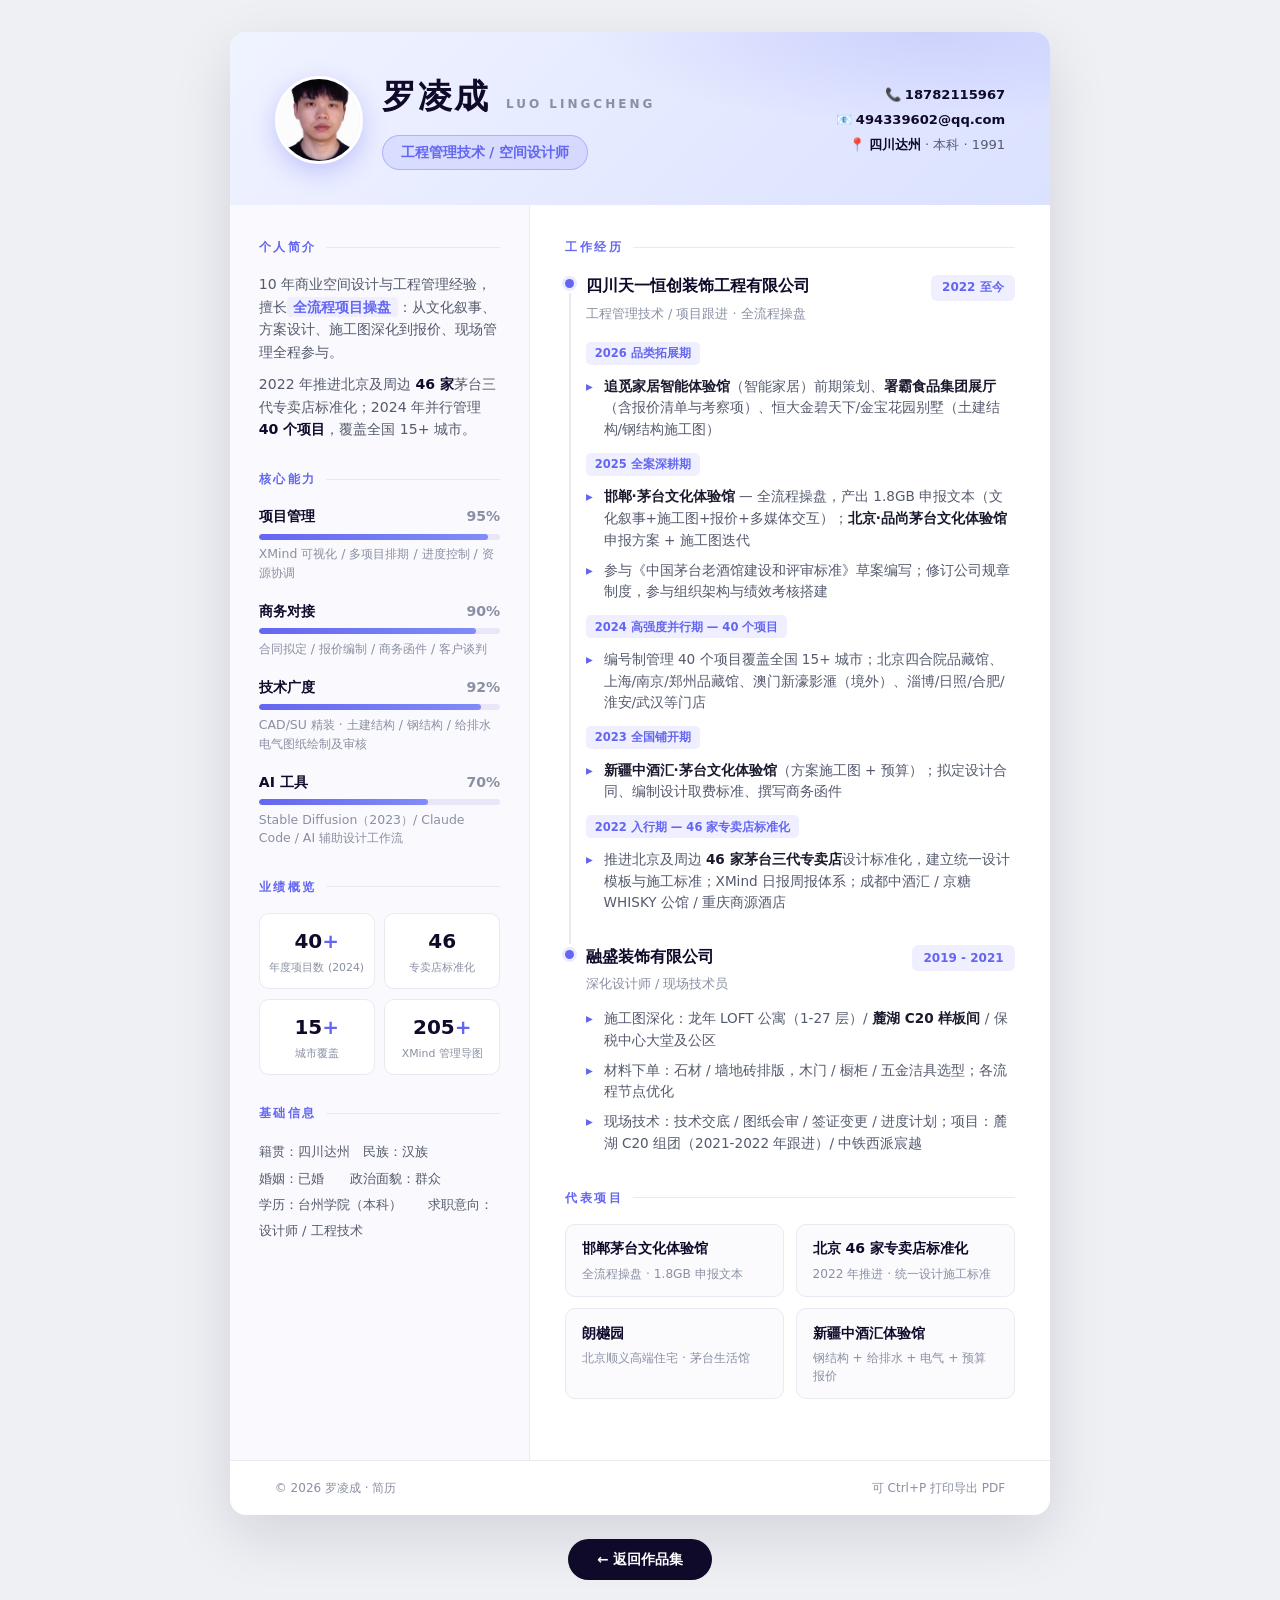
<file: 简历.html>
<!DOCTYPE html>
<html lang="zh">
<head>
<meta charset="UTF-8">
<meta name="viewport" content="width=device-width, initial-scale=1.0">
<title>罗凌成 · 工程管理技术 / 空间设计师 — 简历</title>
<style>
:root {
    --primary: #0f0a2a;
    --accent: #6366f1;
    --accent-light: #818cf8;
    --bg: #eef0f4;
    --card: #ffffff;
    --text: #1a1a2e;
    --text-secondary: #555b6e;
    --text-muted: #8a90a3;
    --line: #e8eaf0;
}
* { margin:0; padding:0; box-sizing:border-box; }
body {
    font-family:'PingFang SC','Microsoft YaHei','Hiragino Sans GB',system-ui,sans-serif;
    background:var(--bg);
    color:var(--text);
    line-height:1.6;
    padding:2rem 1rem;
}
.page {
    max-width:820px;
    margin:0 auto;
    background:var(--card);
    border-radius:16px;
    overflow:hidden;
    box-shadow:0 20px 60px rgba(15,10,42,0.12);
}

/* === Header === */
.resume-header {
    background:linear-gradient(135deg,#f0f3ff 0%,#e4e9ff 55%,#d5ddff 130%);
    color:var(--primary);
    padding:2.4rem 2.8rem 2.2rem;
    position:relative;
    overflow:hidden;
}
.resume-header::before {
    content:''; position:absolute; inset:0;
    background:radial-gradient(ellipse 70% 90% at 85% 0%,rgba(99,102,241,0.16) 0%,transparent 60%);
}
.resume-header .inner { position:relative; display:flex; justify-content:space-between; align-items:center; gap:1.5rem; flex-wrap:wrap; }
.avatar { width:88px; height:88px; border-radius:50%; object-fit:cover; border:3px solid #fff; box-shadow:0 8px 24px rgba(99,102,241,0.3); flex-shrink:0; }
.name-line { display:flex; align-items:baseline; gap:1rem; }
.name-line h1 { font-size:2.1rem; font-weight:900; letter-spacing:2px; color:var(--primary); }
.name-line .en { font-size:0.75rem; color:var(--text-muted); font-weight:600; letter-spacing:3px; text-transform:uppercase; }
.position-tag {
    display:inline-block; margin-top:0.7rem;
    background:rgba(99,102,241,0.12); border:1px solid rgba(99,102,241,0.35);
    color:var(--accent); padding:0.35rem 1.1rem; border-radius:50px;
    font-size:0.85rem; font-weight:600;
}
.contact-line { text-align:right; font-size:0.82rem; color:var(--text-secondary); line-height:1.9; }
.contact-line span { white-space:nowrap; }
.contact-line b { color:var(--primary); font-weight:600; }

/* === Body === */
.resume-body { display:grid; grid-template-columns:300px 1fr; }
.side { padding:2rem 1.8rem; background:#faf9fd; border-right:1px solid var(--line); }
.main { padding:2rem 2.2rem; }

.block { margin-bottom:1.8rem; }
.block-title {
    font-size:0.78rem; font-weight:800; letter-spacing:2.5px;
    color:var(--accent); text-transform:uppercase;
    display:flex; align-items:center; gap:0.6rem;
    margin-bottom:1rem;
}
.block-title::after { content:''; flex:1; height:1px; background:var(--line); }

/* Profile */
.profile p { font-size:0.88rem; color:var(--text-secondary); }
.profile .hl {
    background:var(--accent-glow,#f0efff); color:var(--accent);
    padding:0.15rem 0.4rem; border-radius:4px; font-weight:600;
}

/* Skills */
.skill-item { margin-bottom:1.1rem; }
.skill-item .skill-name { font-size:0.88rem; font-weight:700; color:var(--primary); margin-bottom:0.35rem; display:flex; justify-content:space-between; }
.skill-item .bar { height:6px; background:#e9e6f7; border-radius:3px; overflow:hidden; }
.skill-item .bar i { display:block; height:100%; background:linear-gradient(90deg,var(--accent),var(--accent-light)); border-radius:3px; }
.skill-item .skill-desc { font-size:0.78rem; color:var(--text-muted); margin-top:0.35rem; line-height:1.5; }

/* Key numbers */
.stats-mini { display:grid; grid-template-columns:1fr 1fr; gap:0.6rem; }
.stat-mini { background:var(--card); border:1px solid var(--line); border-radius:10px; padding:0.7rem 0.5rem; text-align:center; }
.stat-mini .num { font-size:1.25rem; font-weight:900; color:var(--primary); }
.stat-mini .num em { font-style:normal; color:var(--accent); }
.stat-mini .desc { font-size:0.68rem; color:var(--text-muted); margin-top:0.15rem; }

/* Timeline */
.exp-item { position:relative; padding-left:1.3rem; padding-bottom:1.6rem; }
.exp-item::before { content:''; position:absolute; left:0; top:6px; width:9px; height:9px; background:var(--accent); border-radius:50%; box-shadow:0 0 0 3px #eceafe; }
.exp-item::after { content:''; position:absolute; left:4px; top:20px; bottom:0; width:1.5px; background:var(--line); }
.exp-item:last-child { padding-bottom:0; }
.exp-item:last-child::after { display:none; }
.exp-company { display:flex; justify-content:space-between; align-items:baseline; gap:0.8rem; flex-wrap:wrap; }
.exp-company h3 { font-size:1rem; font-weight:800; color:var(--primary); }
.exp-company .date { font-size:0.75rem; color:var(--accent); font-weight:700; background:#f0efff; padding:0.2rem 0.7rem; border-radius:6px; white-space:nowrap; }
.exp-role { font-size:0.8rem; color:var(--text-muted); margin:0.2rem 0 0.6rem; }
.exp-item ul { list-style:none; }
.exp-item li { font-size:0.85rem; color:var(--text-secondary); padding:0.25rem 0 0.25rem 1.1rem; position:relative; }
.exp-item li::before { content:'▸'; position:absolute; left:0; color:var(--accent); font-weight:700; }
.exp-item li b { color:var(--text); font-weight:700; }
.exp-year { display:inline-block; font-size:0.72rem; font-weight:800; color:var(--accent); background:#f0efff; border-radius:5px; padding:0.15rem 0.55rem; margin:0.5rem 0 0.4rem; }

/* Projects */
.proj-grid { display:grid; grid-template-columns:1fr 1fr; gap:0.7rem; }
.proj-card { border:1px solid var(--line); border-radius:10px; padding:0.8rem 1rem; background:#fbfbfe; transition:all .25s ease; }
.proj-card:hover { border-color:var(--accent); transform:translateY(-2px); box-shadow:0 6px 18px rgba(99,102,241,0.12); }
.proj-card h4 { font-size:0.88rem; font-weight:800; color:var(--primary); display:flex; align-items:center; gap:0.4rem; }
.proj-card h4 i { font-style:normal; color:#f59e0b; font-size:0.8rem; }
.proj-card p { font-size:0.76rem; color:var(--text-muted); margin-top:0.3rem; line-height:1.5; }

/* Footer */
.resume-footer { padding:1.1rem 2.8rem; border-top:1px solid var(--line); display:flex; justify-content:space-between; align-items:center; font-size:0.75rem; color:var(--text-muted); }
.resume-footer a { color:var(--accent); text-decoration:none; font-weight:600; }

/* Back to portfolio */
.back-top { text-align:center; margin:1.5rem 0 0; }
.back-top a {
    display:inline-block; padding:0.6rem 1.8rem; border-radius:50px;
    background:var(--primary); color:#fff; text-decoration:none;
    font-size:0.85rem; font-weight:600; transition:all .3s ease;
}
.back-top a:hover { background:var(--accent); transform:translateY(-2px); }

/* Responsive */
@media(max-width:720px){
    .resume-body { grid-template-columns:1fr; }
    .side { border-right:none; border-bottom:1px solid var(--line); }
    .contact-line { text-align:left; }
    .proj-grid { grid-template-columns:1fr; }
}
@media print {
    body { background:#fff; padding:0; }
    .page { box-shadow:none; border-radius:0; }
    .back-top { display:none; }
}
</style>
</head>
<body>

<div class="page">

    <!-- Header -->
    <div class="resume-header">
        <div class="inner">
            <div style="display:flex;align-items:center;gap:1.2rem;flex-wrap:wrap;">
                <img src="头像.jpeg" alt="罗凌成" class="avatar">
                <div>
                    <div class="name-line">
                        <h1>罗凌成</h1>
                        <span class="en">Luo Lingcheng</span>
                    </div>
                    <div class="position-tag">工程管理技术 / 空间设计师</div>
                </div>
            </div>
            <div class="contact-line">
                <span>📞 <b>18782115967</b></span><br>
                <span>📧 <b>494339602@qq.com</b></span><br>
                <span>📍 <b>四川达州</b> · 本科 · 1991</span>
            </div>
        </div>
    </div>

    <div class="resume-body">

        <!-- Side -->
        <div class="side">

            <div class="block profile">
                <div class="block-title">个人简介</div>
                <p>10 年商业空间设计与工程管理经验，擅长<span class="hl">全流程项目操盘</span>：从文化叙事、方案设计、施工图深化到报价、现场管理全程参与。</p>
                <p style="margin-top:.6rem;">2022 年推进北京及周边 <b style="color:var(--primary);">46 家</b>茅台三代专卖店标准化；2024 年并行管理 <b style="color:var(--primary);">40 个项目</b>，覆盖全国 15+ 城市。</p>
            </div>

            <div class="block">
                <div class="block-title">核心能力</div>
                <div class="skill-item">
                    <div class="skill-name"><span>项目管理</span><span style="color:var(--text-muted);font-weight:600;">95%</span></div>
                    <div class="bar"><i style="width:95%;"></i></div>
                    <div class="skill-desc">XMind 可视化 / 多项目排期 / 进度控制 / 资源协调</div>
                </div>
                <div class="skill-item">
                    <div class="skill-name"><span>商务对接</span><span style="color:var(--text-muted);font-weight:600;">90%</span></div>
                    <div class="bar"><i style="width:90%;"></i></div>
                    <div class="skill-desc">合同拟定 / 报价编制 / 商务函件 / 客户谈判</div>
                </div>
                <div class="skill-item">
                    <div class="skill-name"><span>技术广度</span><span style="color:var(--text-muted);font-weight:600;">92%</span></div>
                    <div class="bar"><i style="width:92%;"></i></div>
                    <div class="skill-desc">CAD/SU 精装 · 土建结构 / 钢结构 / 给排水电气图纸绘制及审核</div>
                </div>
                <div class="skill-item">
                    <div class="skill-name"><span>AI 工具</span><span style="color:var(--text-muted);font-weight:600;">70%</span></div>
                    <div class="bar"><i style="width:70%;"></i></div>
                    <div class="skill-desc">Stable Diffusion（2023）/ Claude Code / AI 辅助设计工作流</div>
                </div>
            </div>

            <div class="block">
                <div class="block-title">业绩概览</div>
                <div class="stats-mini">
                    <div class="stat-mini"><div class="num">40<em>+</em></div><div class="desc">年度项目数 (2024)</div></div>
                    <div class="stat-mini"><div class="num">46</div><div class="desc">专卖店标准化</div></div>
                    <div class="stat-mini"><div class="num">15<em>+</em></div><div class="desc">城市覆盖</div></div>
                    <div class="stat-mini"><div class="num">205<em>+</em></div><div class="desc">XMind 管理导图</div></div>
                </div>
            </div>

            <div class="block">
                <div class="block-title">基础信息</div>
                <p style="font-size:.82rem;color:var(--text-secondary);line-height:2;">
                    籍贯：四川达州　民族：汉族<br>
                    婚姻：已婚　　政治面貌：群众<br>
                    学历：台州学院（本科）　　求职意向：设计师 / 工程技术
                </p>
            </div>

        </div>

        <!-- Main -->
        <div class="main">

            <div class="block">
                <div class="block-title">工作经历</div>

                <div class="exp-item">
                    <div class="exp-company">
                        <h3>四川天一恒创装饰工程有限公司</h3>
                        <span class="date">2022 至今</span>
                    </div>
                    <div class="exp-role">工程管理技术 / 项目跟进 · 全流程操盘</div>
                    <span class="exp-year">2026 品类拓展期</span>
                    <ul>
                        <li><b>追觅家居智能体验馆</b>（智能家居）前期策划、<b>署霸食品集团展厅</b>（含报价清单与考察项）、恒大金碧天下/金宝花园别墅（土建结构/钢结构施工图）</li>
                    </ul>
                    <span class="exp-year">2025 全案深耕期</span>
                    <ul>
                        <li><b>邯郸·茅台文化体验馆</b> — 全流程操盘，产出 1.8GB 申报文本（文化叙事+施工图+报价+多媒体交互）；<b>北京·品尚茅台文化体验馆</b>申报方案 + 施工图迭代</li>
                        <li>参与《中国茅台老酒馆建设和评审标准》草案编写；修订公司规章制度，参与组织架构与绩效考核搭建</li>
                    </ul>
                    <span class="exp-year">2024 高强度并行期 — 40 个项目</span>
                    <ul>
                        <li>编号制管理 40 个项目覆盖全国 15+ 城市；北京四合院品藏馆、上海/南京/郑州品藏馆、澳门新濠影滙（境外）、淄博/日照/合肥/淮安/武汉等门店</li>
                    </ul>
                    <span class="exp-year">2023 全国铺开期</span>
                    <ul>
                        <li><b>新疆中酒汇·茅台文化体验馆</b>（方案施工图 + 预算）；拟定设计合同、编制设计取费标准、撰写商务函件</li>
                    </ul>
                    <span class="exp-year">2022 入行期 — 46 家专卖店标准化</span>
                    <ul>
                        <li>推进北京及周边 <b>46 家茅台三代专卖店</b>设计标准化，建立统一设计模板与施工标准；XMind 日报周报体系；成都中酒汇 / 京糖 WHISKY 公馆 / 重庆商源酒店</li>
                    </ul>
                </div>

                <div class="exp-item">
                    <div class="exp-company">
                        <h3>融盛装饰有限公司</h3>
                        <span class="date">2019 - 2021</span>
                    </div>
                    <div class="exp-role">深化设计师 / 现场技术员</div>
                    <ul>
                        <li>施工图深化：龙年 LOFT 公寓（1-27 层）/ <b>麓湖 C20 样板间</b> / 保税中心大堂及公区</li>
                        <li>材料下单：石材 / 墙地砖排版，木门 / 橱柜 / 五金洁具选型；各流程节点优化</li>
                        <li>现场技术：技术交底 / 图纸会审 / 签证变更 / 进度计划；项目：麓湖 C20 组团（2021-2022 年跟进）/ 中铁西派宸越</li>
                    </ul>
                </div>
            </div>

            <div class="block">
                <div class="block-title">代表项目</div>
                <div class="proj-grid">
                    <div class="proj-card"><h4>邯郸茅台文化体验馆</h4><p>全流程操盘 · 1.8GB 申报文本</p></div>
                    <div class="proj-card"><h4>北京 46 家专卖店标准化</h4><p>2022 年推进 · 统一设计施工标准</p></div>
                    <div class="proj-card"><h4>朗樾园</h4><p>北京顺义高端住宅 · 茅台生活馆</p></div>
                    <div class="proj-card"><h4>新疆中酒汇体验馆</h4><p>钢结构 + 给排水 + 电气 + 预算报价</p></div>
                </div>
            </div>

        </div>
    </div>

    <!-- Footer -->
    <div class="resume-footer">
        <span>© 2026 罗凌成 · 简历</span>
        <span>可 Ctrl+P 打印导出 PDF</span>
    </div>

</div>

<div class="back-top"><a href="index_with_images.html">← 返回作品集</a></div>

</body>
</html>
</file>
<file: 项目/shared.css>
/* ═══════════════════════════════════════════════════════
   Shared Project Page Styles — v2 (邯郸新版模板)
   蓝紫系：--primary #0f0a2a / --accent #6366f1
   结构：Hero → 速览 → 角色 → 时间线 → 海报拼图 → 交付物 → CTA
   ═══════════════════════════════════════════════════════ */
:root {
    --primary: #0f0a2a; --accent: #6366f1; --accent-light: #818cf8;
    --accent-glow: rgba(99,102,241,0.15); --bg: #faf9f6; --card: #ffffff;
    --text: #1a1a2e; --text-secondary: #64748b; --text-muted: #94a3b8;
    --border: rgba(0,0,0,0.06); --shadow: 0 4px 20px rgba(0,0,0,0.05);
    --shadow-lg: 0 20px 60px rgba(0,0,0,0.08);
    --radius: 14px; --radius-sm: 12px; --transition: 0.3s cubic-bezier(0.4,0,0.2,1);
}
* { margin:0; padding:0; box-sizing:border-box; }
html { scroll-behavior:smooth; }
body { font-family:'PingFang SC','Microsoft YaHei','Hiragino Sans GB','WenQuanYi Micro Hei',system-ui,sans-serif; background:var(--bg); color:var(--text); line-height:1.75; }

/* ── Back ── */
.back-btn { position:fixed; top:1rem; left:1rem; z-index:999; background:rgba(255,255,255,0.9); backdrop-filter:blur(12px); border:1px solid var(--border); padding:0.65rem 1.3rem; border-radius:50px; text-decoration:none; color:var(--text); font-weight:600; font-size:0.85rem; box-shadow:0 2px 10px rgba(0,0,0,0.05); transition:all var(--transition); display:inline-flex; align-items:center; gap:0.35rem; }
.back-btn:hover { transform:translateY(-2px); color:var(--accent); }

/* ── Hero ── */
.hero { min-height:60vh; display:flex; align-items:center; justify-content:center; text-align:center; padding:7rem 2rem 5rem; background:var(--primary); position:relative; overflow:hidden; }
.hero::before { content:''; position:absolute; inset:0; background:radial-gradient(ellipse 80% 60% at 50% 0%,rgba(99,102,241,0.3) 0%,transparent 70%),radial-gradient(ellipse 60% 40% at 80% 80%,rgba(139,92,246,0.15) 0%,transparent 60%); }
.hero::after { content:''; position:absolute; inset:0; background-image:radial-gradient(rgba(255,255,255,0.06) 1px,transparent 1px); background-size:44px 44px; }
.hero-content { position:relative; z-index:1; max-width:800px; }
.hero-badge { display:inline-block; background:rgba(99,102,241,0.15); color:var(--accent-light); padding:0.5rem 1.6rem; border-radius:50px; font-size:0.82rem; font-weight:600; margin-bottom:2rem; border:1px solid rgba(99,102,241,0.2); }
.hero h1 { font-size:clamp(2.4rem,6vw,4.2rem); font-weight:900; color:#fff; line-height:1.15; margin-bottom:1rem; letter-spacing:-1.5px; }
.hero h1 em { font-style:normal; background:linear-gradient(135deg,#c4b5fd,#818cf8,#6366f1); -webkit-background-clip:text; -webkit-text-fill-color:transparent; background-clip:text; }
.hero .subtitle { font-size:clamp(0.95rem,2vw,1.15rem); color:rgba(255,255,255,0.55); max-width:500px; margin:0 auto 3rem; line-height:1.8; }
.hero-meta { display:flex; justify-content:center; gap:3rem; flex-wrap:wrap; }
.hero-meta-item { text-align:center; }
.hero-meta-item .value { font-size:clamp(1.8rem,3.5vw,2.6rem); font-weight:800; color:#fff; display:block; line-height:1; }
.hero-meta-item .value small { font-size:1.1rem; color:var(--accent-light); }
.hero-meta-item .label { font-size:0.72rem; color:rgba(255,255,255,0.4); margin-top:0.4rem; font-weight:500; text-transform:uppercase; letter-spacing:1.5px; }

/* ── Section ── */
section { padding:5rem 2rem; max-width:1100px; margin:0 auto; }
.section-label { font-size:0.7rem; font-weight:700; text-transform:uppercase; letter-spacing:3px; color:var(--accent); margin-bottom:0.4rem; }
section h2 { font-size:clamp(1.7rem,3.5vw,2.3rem); font-weight:800; color:var(--primary); margin-bottom:0.6rem; letter-spacing:-0.5px; }
.section-desc { font-size:1.02rem; color:var(--text-secondary); max-width:650px; margin-bottom:2.5rem; line-height:1.8; }

/* ── Quick Stats ── */
.qstats { display:grid; grid-template-columns:repeat(4,1fr); gap:0.8rem; margin-bottom:2rem; }
.qs { background:var(--card); border-radius:var(--radius); padding:1.6rem 1rem; text-align:center; border:1px solid var(--border); transition:all var(--transition); }
.qs:hover { transform:translateY(-3px); box-shadow:var(--shadow); }
.qs .n { font-size:1.7rem; font-weight:800; color:var(--primary); display:block; }
.qs .n small { font-size:0.9rem; color:var(--accent); }
.qs .lb { font-size:0.78rem; color:var(--text-muted); margin-top:0.3rem; }

/* ── Role ── */
.roles { display:grid; grid-template-columns:repeat(auto-fit,minmax(220px,1fr)); gap:1rem; }
.role { background:var(--card); border-radius:var(--radius); padding:1.8rem 1.4rem; border:1px solid var(--border); transition:all var(--transition); }
.role:hover { transform:translateY(-4px); box-shadow:var(--shadow-lg); }
.role .icon { font-size:1.6rem; margin-bottom:0.8rem; display:block; }
.role h3 { font-size:1rem; font-weight:700; color:var(--primary); margin-bottom:0.5rem; }
.role p { color:var(--text-secondary); font-size:0.88rem; line-height:1.65; }
.tag-row { display:flex; flex-wrap:wrap; gap:0.4rem; margin-top:0.8rem; }
.tag { background:var(--bg); color:var(--text-secondary); padding:0.3rem 0.8rem; border-radius:6px; font-size:0.72rem; font-weight:600; border:1px solid var(--border); }

/* ── Timeline ── */
.timeline { position:relative; padding-left:2rem; margin-top:2rem; }
.timeline::before { content:''; position:absolute; left:0; top:8px; bottom:8px; width:2px; background:linear-gradient(180deg,var(--accent),var(--accent-light),transparent); }
.timeline-item { position:relative; margin-bottom:2rem; padding-left:2rem; }
.timeline-item::before { content:''; position:absolute; left:-2rem; top:8px; width:12px; height:12px; background:var(--card); border:2.5px solid var(--accent); border-radius:50%; }
.timeline-item:first-child::before { background:var(--accent); }
.year-badge { display:inline-block; background:var(--accent); color:#fff; padding:0.25rem 0.9rem; border-radius:5px; font-size:0.75rem; font-weight:700; margin-bottom:0.5rem; }
.timeline-item h3 { font-size:0.95rem; font-weight:700; color:var(--primary); margin-bottom:0.3rem; }
.timeline-item p { color:var(--text-secondary); font-size:0.88rem; }

/* ── Poster Blocks (邯郸式海报拼图) ── */
.poster-block { margin-bottom:2.5rem; }
.poster-block img { width:100%; height:auto; display:block; border-radius:var(--radius); box-shadow:var(--shadow-lg); border:1px solid var(--border); cursor:zoom-in; }
.poster-block .cap { text-align:center; margin-top:0.7rem; font-size:0.82rem; color:var(--text-muted); }

/* ── Gallery (合集页图片墙,保留) ── */
.gallery { display:grid; grid-template-columns:repeat(auto-fit,minmax(280px,1fr)); gap:1.2rem; margin-top:2rem; }
.gallery-item { border-radius:var(--radius-sm); overflow:hidden; border:1px solid var(--border); background:var(--card); box-shadow:var(--shadow); transition:all var(--transition); }
.gallery-item:hover { transform:scale(1.02); box-shadow:var(--shadow-lg); }
.gallery-item img { width:100%; height:220px; object-fit:cover; display:block; cursor:zoom-in; }
.gallery-item .caption { padding:0.9rem; font-size:0.82rem; color:var(--text-muted); text-align:center; }
.gallery-item.tall { display:flex; flex-direction:column; align-items:center; }
.gallery-item.tall img { width:auto; height:auto; max-width:100%; max-height:75vh; object-fit:contain; }

/* ── Overview (合集页概述) ── */
.overview-grid { display:grid; grid-template-columns:repeat(auto-fit,minmax(250px,1fr)); gap:1.2rem; margin-top:2rem; }
.overview-card { background:var(--card); border-radius:var(--radius); padding:1.8rem 1.4rem; border:1px solid var(--border); transition:all var(--transition); }
.overview-card:hover { transform:translateY(-4px); box-shadow:var(--shadow-lg); }
.overview-card h3 { font-size:1rem; font-weight:700; color:var(--primary); margin-bottom:0.6rem; }
.overview-card p { color:var(--text-secondary); font-size:0.88rem; line-height:1.6; }

/* ── Deliverables ── */
.deliverables-grid { display:grid; grid-template-columns:repeat(auto-fit,minmax(170px,1fr)); gap:0.8rem; margin-top:2rem; }
.deliverable-item { background:var(--card); border-radius:var(--radius); padding:1.6rem 1rem; text-align:center; border:1px solid var(--border); transition:all var(--transition); }
.deliverable-item:hover { transform:translateY(-3px); box-shadow:var(--shadow); border-color:var(--accent-glow); }
.deliverable-item .icon { font-size:1.8rem; margin-bottom:0.5rem; display:block; }
.deliverable-item h4 { font-size:0.88rem; font-weight:700; color:var(--primary); margin-bottom:0.2rem; }
.deliverable-item p { font-size:0.75rem; color:var(--text-muted); line-height:1.4; }

/* ── CTA ── */
.cta { text-align:center; padding:4rem 2rem; border-radius:var(--radius); margin:2rem auto; max-width:1100px; position:relative; overflow:hidden; background:var(--primary); }
.cta::before { content:''; position:absolute; inset:0; background:radial-gradient(ellipse at 30% 50%,rgba(99,102,241,0.15) 0%,transparent 50%),radial-gradient(ellipse at 80% 20%,rgba(139,92,246,0.1) 0%,transparent 40%); }
.cta h2 { color:#fff; position:relative; }
.cta p { color:rgba(255,255,255,0.5); margin-bottom:2rem; position:relative; }
.cta-btns { display:flex; justify-content:center; gap:1rem; flex-wrap:wrap; position:relative; }
.btn { display:inline-flex; align-items:center; gap:0.4rem; padding:0.85rem 2rem; background:var(--primary); color:#fff; text-decoration:none; border-radius:12px; font-weight:600; font-size:0.88rem; transition:all var(--transition); }
.btn:hover { transform:translateY(-2px); box-shadow:0 8px 24px rgba(15,10,42,0.25); }
.btn-outline { background:transparent; color:var(--primary); border:1px solid var(--border); }
.btn-outline:hover { background:var(--primary); color:#fff; }

/* ── Footer ── */
footer { background:var(--primary); color:rgba(255,255,255,0.45); text-align:center; padding:3rem 2rem; }
footer .brand { display:inline-block; font-weight:800; font-size:1.1rem; color:#fff; margin-bottom:0.4rem; }
footer p { font-size:0.8rem; }
footer .divider { width:36px; height:2px; background:rgba(255,255,255,0.1); margin:1rem auto; border-radius:1px; }

/* ── Lightbox ── */
.lb { display:none; position:fixed; inset:0; z-index:9999; background:rgba(0,0,0,0.94); cursor:zoom-out; }
.lb.on { display:flex; align-items:center; justify-content:center; }
.lb img { max-width:95vw; max-height:95vh; border-radius:6px; }

/* ── Responsive ── */
@media(max-width:768px){ .qstats{grid-template-columns:repeat(2,1fr);} .hero-meta{gap:1.5rem;} section{padding:3.5rem 1.5rem;} .timeline{padding-left:1.5rem;} .timeline-item{padding-left:1.5rem;} .timeline-item::before{left:-1.5rem;} .gallery{grid-template-columns:1fr;} }
@media(max-width:480px){ .qstats{grid-template-columns:1fr 1fr;gap:0.5rem;} .qs{padding:1.2rem 0.7rem;} .qs .n{font-size:1.3rem;} .hero{padding:7rem 1rem 3rem;min-height:90vh;} .cta-btns{flex-direction:column;align-items:center;} .cta{margin:1rem;} }
</file>
